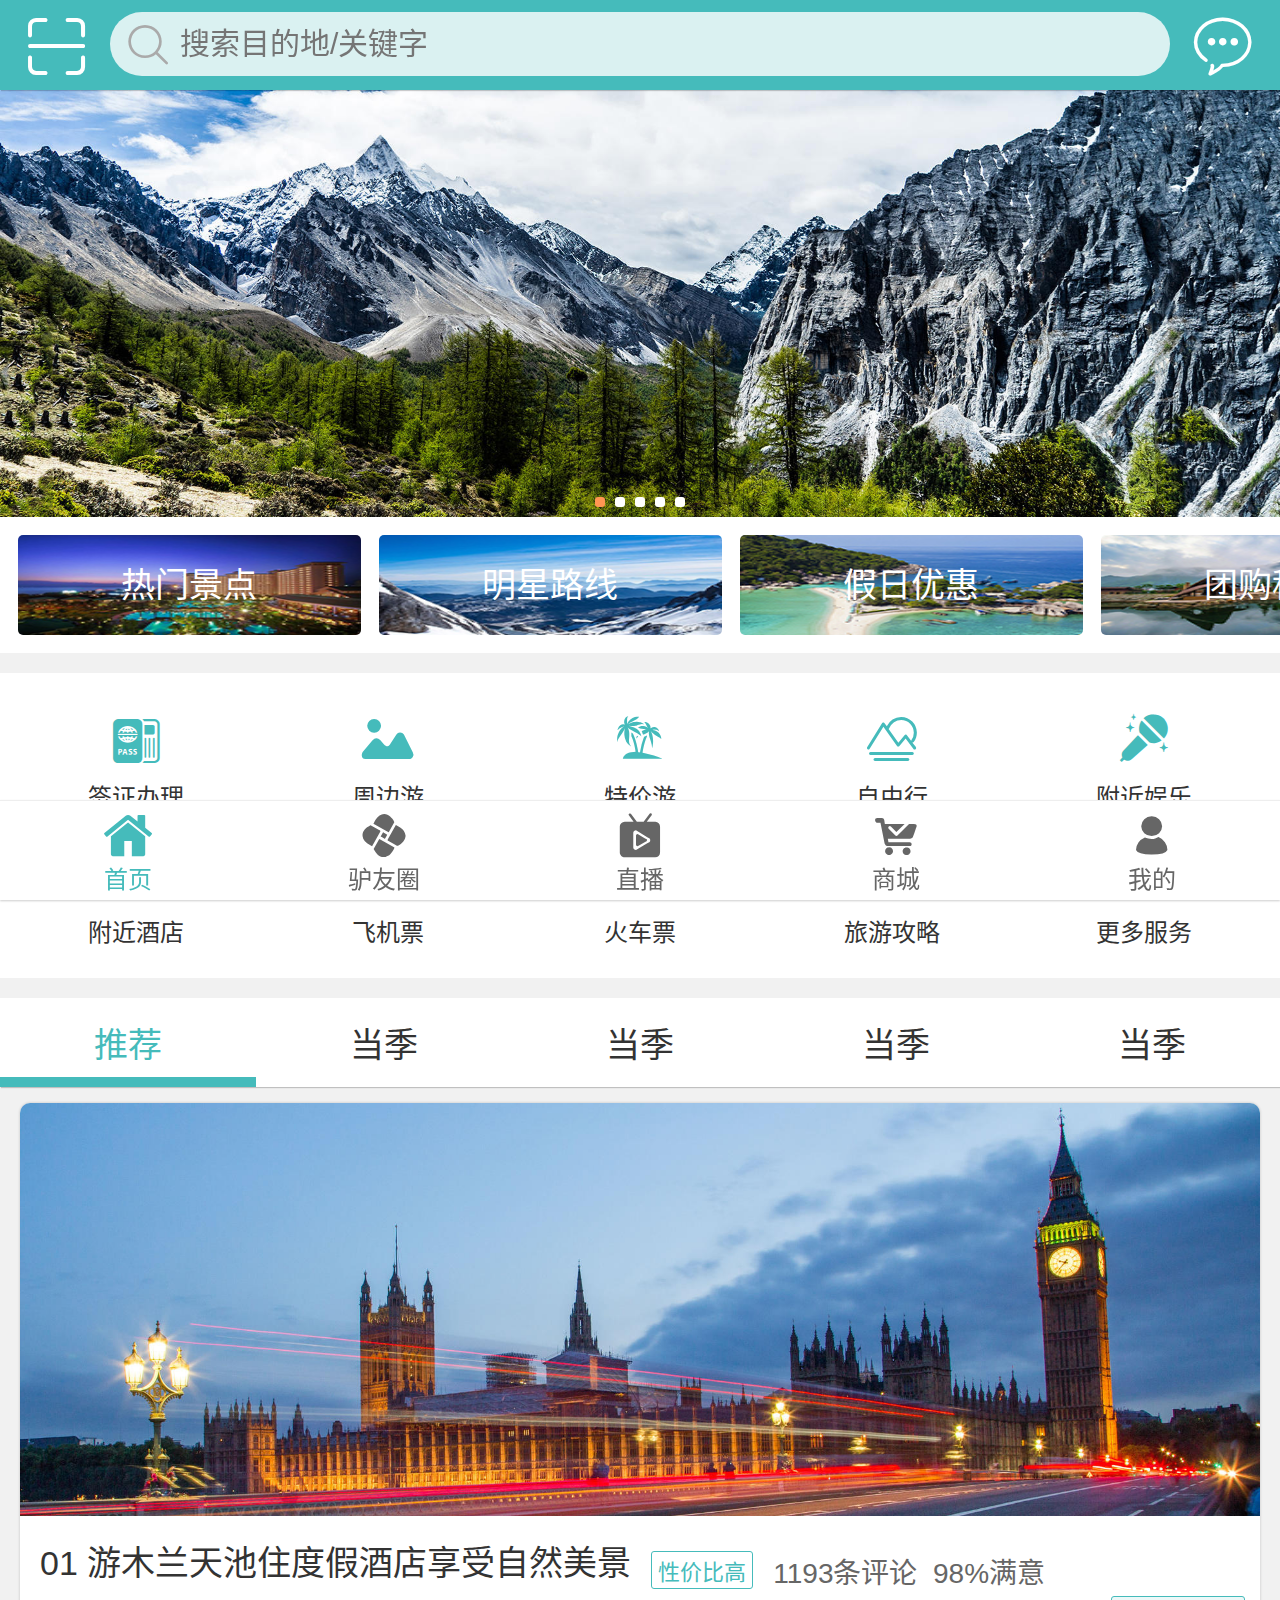
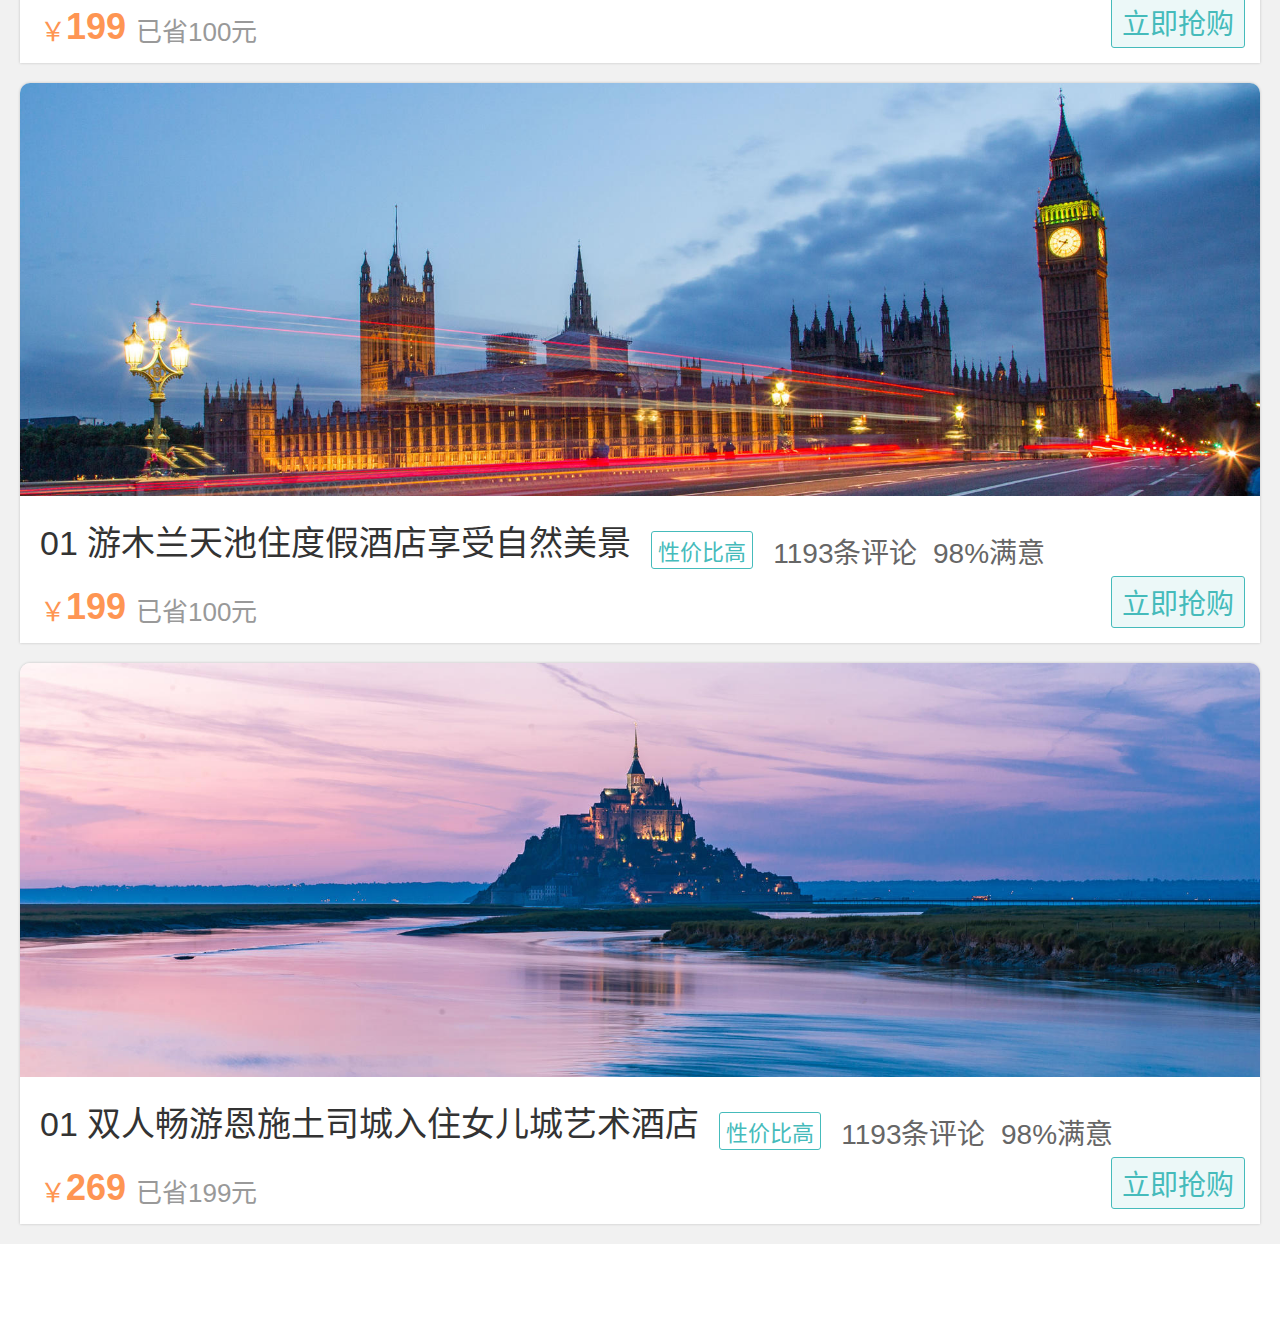
<file: tourism/index.html>
<!DOCTYPE html>
<html lang="zh-cn">

<head>
    <meta charset="UTF-8">
    <meta name="viewport" content="width=device-width, initial-scale=1, maximum-scale=1, user-scalable=no">
    <meta http-equiv="X-UA-Compatible" content="ie=edge">
    <title>旅游APP - 首页</title>
    <script>
        (function(doc, win) {
            var docEl = doc.documentElement,
                resizeEvt = 'orientationchange' in window ? 'orientationchange' : 'resize',
                recalc = function() {
                    var clientWidth = docEl.clientWidth;
                    if (!clientWidth) return;
                    if (clientWidth >= 750) {
                        docEl.style.fontSize = '100px';
                    } else {
                        docEl.style.fontSize = 100 * (clientWidth / 750) + 'px';
                    }
                };
            if (!doc.addEventListener) return;
            win.addEventListener(resizeEvt, recalc, false);
            doc.addEventListener('DOMContentLoaded', recalc, false);
        })(document, window);
    </script>
    <link rel="stylesheet" href="./font_418401_nfu6zvmq7plul3di/iconfont.css">
    <link rel="stylesheet" href="./css/swiper.min.css">
    <link rel="stylesheet" href="scripts/slidebars/0.9/slidebars.min.css">
    <link rel="stylesheet" href="./css/index.css">

</head>

<body id="top">

    <div class="box-header">
        <a href="" class="a-left">
            <i class="iconfont">&#xe673;</i>
        </a>
        <div class="header-search">
            <i class="iconfont">&#xe617;</i>
            <input style="color: #333" name="kword" type="text" placeholder="搜索目的地/关键字 " />
        </div>
        <a class="a-right">
            <i class="iconfont">&#xe60f;</i>
        </a>
    </div>
    <div class="box-footer">
        <a href="./index.html">
            <i class="iconfont" style="color: #45bbbb">&#xe68c;</i>
            <p style="color: #45bbbb">首页</p>
        </a>
        <a href="">
            <i class="iconfont">&#xe6a2;</i>
            <p>驴友圈</p>
        </a>
        <a href="./live.html">
            <i class="iconfont">&#xe824;</i>
            <p>直播</p>
        </a>
        <a href="">
            <i class="iconfont">&#xe66a;</i>
            <p>商城</p>
        </a>
        <a href="">
            <i class="iconfont">&#xe610;</i>
            <p>我的</p>
        </a>
    </div>

    <!-- ===========   content start  ============ -->
    <div id="content">
        <div class="banner swiper-container">
            <div class="swiper-wrapper">
                <div class="swiper-slide">
                    <a href="http://www.hao123.com">
                        <img class="swiper-lazy" src="./images/lunbotu_01.jpg">
                    </a>
                </div>
                <div class="swiper-slide">
                    <a href="http://www.baidu.com">
                        <img class="swiper-lazy" src="./images/lunbotu_02.jpg">
                    </a>
                </div>
                <div class="swiper-slide">
                    <a href="http://www.runoob.com/">
                        <img class="swiper-lazy" src="./images/lunbotu_03.jpg">
                    </a>
                </div>
                <div class="swiper-slide">
                    <a href="http://97ui.com/">
                        <img class="swiper-lazy" src="./images/lunbotu_04.jpg">
                    </a>
                </div>
                <div class="swiper-slide">
                    <a href="http://www.runoob.com/">
                        <img class="swiper-lazy" src="./images/lunbotu_05.jpg">
                    </a>
                </div>
            </div>
            <div class="swiper-pagination">
            </div>
        </div>

        <script type="text/javascript" src="js/jquery-1.8.3.min.js"></script>
        <script src="js/swiper.jquery.min.js"></script>
        <script type="text/javascript">
            var banner = new Swiper('.swiper-container', {
                autoplay: 5000,
                pagination: '.swiper-pagination',
                paginationClickable: true,
                lazyLoading: true,
                loop: true,
                autoplayDisableOnInteraction: false,
            });
        </script>

        <!-- Swiper -->
        <div class="swiper-container swiper-contant">
            <div class="swiper-wrapper">
                <a href="" class="swiper-slide nav-slide">
                    <span class="nav-img1">热门景点</span>
                </a>
                <a href="" class="swiper-slide nav-slide">
                    <span class="nav-img2">明星路线</span>
                </a>
                <a href="" class="swiper-slide nav-slide">
                    <span class="nav-img3">假日优惠</span>
                </a>
                <a href="" class="swiper-slide nav-slide">
                    <span class="nav-img4">团购秒杀</span>
                </a>
                <a href="" class="swiper-slide nav-slide">
                    <span class="nav-img5">私人订制</span>
                </a>
                <a href="" class="swiper-slide nav-slide">
                    <span class="nav-img6">旅游保险</span>
                </a>
            </div>
            <!-- Add Pagination -->
            <!-- <div class="swiper-pagination"></div> -->
        </div>

        <!-- Swiper JS -->
        <script src="./js/swiper.min.js"></script>

        <!-- Initialize Swiper -->
        <script>
            var swiper = new Swiper('.swiper-contant', {
                slidesPerView: 3.5,
                // spaceBetween: 10,
                freeMode: true,
                pagination: {
                    clickable: true,
                },
            });
        </script>


        <!-- ================  content  ===================-->

        <div class="content-icon">
            <div class="icon-box">
                <a href="" target="_blank">
                    <i class="iconfont icon-big1">&#xe632;</i>
                    <p>签证办理</p>
                </a>
                <a href="" target="_blank">
                    <i class="iconfont icon-big2">&#xe628;</i>
                    <p>周边游</p>
                </a>
                <a href="" target="_blank">
                    <i class="iconfont icon-big2">&#xe626;</i>
                    <p>特价游</p>
                </a>
                <a href="" target="_blank">
                    <i class="iconfont icon-big3">&#xe62b;</i>
                    <p>自由行</p>
                </a>
                <a href="" target="_blank">
                    <i class="iconfont">&#xe638;</i>
                    <p>附近娱乐</p>
                </a>
                <a href="" target="_blank">
                    <i class="iconfont">&#xe61f;</i>
                    <p>附近酒店</p>
                </a>
                <a href="" target="_blank">
                    <i class="iconfont icon-big2">&#xe625;</i>
                    <p>飞机票</p>
                </a>
                <a href="" target="_blank">
                    <i class="iconfont">&#xe624;</i>
                    <p>火车票</p>
                </a>
                <a href="" target="_blank">
                    <i class="iconfont  icon-big3">&#xe65b;</i>
                    <p>旅游攻略</p>
                </a>
                <a href="" target="_blank">
                    <i class="iconfont">&#xe73e;</i>
                    <p>更多服务</p>
                </a>
            </div>
        </div>

        <!-- ================================================== -->
        <div class="swiper-tab">

            <div class="swiper-container swipernav">
                <div class="swiper-wrapper">
                    <li class="swiper-slide selected">推荐</li>
                    <li class="swiper-slide">当季</li>
                    <li class="swiper-slide">当季</li>
                    <li class="swiper-slide">当季</li>
                    <li class="swiper-slide">当季</li>
                </div>
            </div>

            <div class="swiper-container swipercont">
                <div class="swiper-wrapper">
                    <!-- ===========   content - 01   ============== -->
                    <div class="swiper-slide slide-tab">
                        <a href="">
                            <img src="images/lunbotu_06.jpg" alt="">
                            <h3>01 游木兰天池住度假酒店享受自然美景</h3>
                            <p><span>性价比高</span>1193条评论&nbsp;&nbsp;98%满意</p>
                            <div class="yh-price">
                                <dt>￥</dt><span>199 </span>已省100元
                                <div class="yh-right">立即抢购</div>
                            </div>
                        </a>
                        <a href="">
                            <img src="images/lunbotu_06.jpg" alt="">
                            <h3>01 游木兰天池住度假酒店享受自然美景</h3>
                            <p><span>性价比高</span>1193条评论&nbsp;&nbsp;98%满意</p>
                            <div class="yh-price">
                                <dt>￥</dt><span>199 </span>已省100元
                                <div class="yh-right">立即抢购</div>
                            </div>
                        </a>
                        <a href="">
                            <img src="images/lunbotu_08.jpg" alt="">
                            <h3>01 双人畅游恩施土司城入住女儿城艺术酒店</h3>
                            <p><span>性价比高</span>1193条评论&nbsp;&nbsp;98%满意</p>
                            <div class="yh-price">
                                <dt>￥</dt><span>269 </span>已省199元
                                <div class="yh-right">立即抢购</div>
                            </div>
                        </a>
                    </div>
                    <!-- ===========   content - 02   ============== -->
                    <div class="swiper-slide slide-tab">
                        <a href="">
                            <img src="images/lunbotu_08.jpg" alt="">
                            <h3>02 双人畅游恩施土司城入住女儿城艺术酒店</h3>
                            <p><span>性价比高</span>1193条评论&nbsp;&nbsp;98%满意</p>
                            <div class="yh-price">
                                <dt>￥</dt><span>269 </span>已省199元
                                <div class="yh-right">立即抢购</div>
                            </div>
                        </a>
                        <a href="">
                            <img src="images/lunbotu_08.jpg" alt="">
                            <h3>02 双人畅游恩施土司城入住女儿城艺术酒店</h3>
                            <p><span>性价比高</span>1193条评论&nbsp;&nbsp;98%满意</p>
                            <div class="yh-price">
                                <dt>￥</dt><span>269 </span>已省199元
                                <div class="yh-right">立即抢购</div>
                            </div>
                        </a>
                        <a href="">
                            <img src="images/lunbotu_06.jpg" alt="">
                            <h3>02 游木兰天池住度假酒店享受自然美景</h3>
                            <p><span>性价比高</span>1193条评论&nbsp;&nbsp;98%满意</p>
                            <div class="yh-price">
                                <dt>￥</dt><span>199 </span>已省100元
                                <div class="yh-right">立即抢购</div>
                            </div>
                        </a>
                    </div>
                    <!-- ===========   content - 03   ============== -->
                    <div class="swiper-slide slide-tab">
                        <a href="">
                            <img src="images/lunbotu_06.jpg" alt="">
                            <h3>03 游木兰天池住度假酒店享受自然美景</h3>
                            <p><span>性价比高</span>1193条评论&nbsp;&nbsp;98%满意</p>
                            <div class="yh-price">
                                <dt>￥</dt><span>199 </span>已省100元
                                <div class="yh-right">立即抢购</div>
                            </div>
                        </a>
                        <a href="">
                            <img src="images/lunbotu_08.jpg" alt="">
                            <h3>03 双人畅游恩施土司城入住女儿城艺术酒店</h3>
                            <p><span>性价比高</span>1193条评论&nbsp;&nbsp;98%满意</p>
                            <div class="yh-price">
                                <dt>￥</dt><span>269 </span>已省199元
                                <div class="yh-right">立即抢购</div>
                            </div>
                        </a>
                        <a href="">
                            <img src="images/lunbotu_06.jpg" alt="">
                            <h3>03 游木兰天池住度假酒店享受自然美景</h3>
                            <p><span>性价比高</span>1193条评论&nbsp;&nbsp;98%满意</p>
                            <div class="yh-price">
                                <dt>￥</dt><span>199 </span>已省100元
                                <div class="yh-right">立即抢购</div>
                            </div>
                        </a>
                    </div>
                    <!-- ===========   content - 04   ============== -->
                    <div class="swiper-slide slide-tab">
                        <a href="">
                            <img src="images/lunbotu_06.jpg" alt="">
                            <h3>04 游木兰天池住度假酒店享受自然美景</h3>
                            <p><span>性价比高</span>1193条评论&nbsp;&nbsp;98%满意</p>
                            <div class="yh-price">
                                <dt>￥</dt><span>199 </span>已省100元
                                <div class="yh-right">立即抢购</div>
                            </div>
                        </a>
                        <a href="">
                            <img src="images/lunbotu_08.jpg" alt="">
                            <h3>04 双人畅游恩施土司城入住女儿城艺术酒店</h3>
                            <p><span>性价比高</span>1193条评论&nbsp;&nbsp;98%满意</p>
                            <div class="yh-price">
                                <dt>￥</dt><span>269 </span>已省199元
                                <div class="yh-right">立即抢购</div>
                            </div>
                        </a>
                        <a href="">
                            <img src="images/lunbotu_08.jpg" alt="">
                            <h3>04 双人畅游恩施土司城入住女儿城艺术酒店</h3>
                            <p><span>性价比高</span>1193条评论&nbsp;&nbsp;98%满意</p>
                            <div class="yh-price">
                                <dt>￥</dt><span>269 </span>已省199元
                                <div class="yh-right">立即抢购</div>
                            </div>
                        </a>
                        <a href="">
                            <img src="images/lunbotu_06.jpg" alt="">
                            <h3>04 游木兰天池住度假酒店享受自然美景</h3>
                            <p><span>性价比高</span>1193条评论&nbsp;&nbsp;98%满意</p>
                            <div class="yh-price">
                                <dt>￥</dt><span>199 </span>已省100元
                                <div class="yh-right">立即抢购</div>
                            </div>
                        </a>
                    </div>
                    <!-- ===========   content - 05   ============== -->
                    <div class="swiper-slide slide-tab">
                        <a href="">
                            <img src="images/lunbotu_06.jpg" alt="">
                            <h3>05 游木兰天池住度假酒店享受自然美景</h3>
                            <p><span>性价比高</span>1193条评论&nbsp;&nbsp;98%满意</p>
                            <div class="yh-price">
                                <dt>￥</dt><span>199 </span>已省100元
                                <div class="yh-right">立即抢购</div>
                            </div>
                        </a>
                        <a href="">
                            <img src="images/lunbotu_06.jpg" alt="">
                            <h3>05 游木兰天池住度假酒店享受自然美景</h3>
                            <p><span>性价比高</span>1193条评论&nbsp;&nbsp;98%满意</p>
                            <div class="yh-price">
                                <dt>￥</dt><span>199 </span>已省100元
                                <div class="yh-right">立即抢购</div>
                            </div>
                        </a>
                        <a href="">
                            <img src="images/lunbotu_08.jpg" alt="">
                            <h3>05 双人畅游恩施土司城入住女儿城艺术酒店</h3>
                            <p><span>性价比高</span>1193条评论&nbsp;&nbsp;98%满意</p>
                            <div class="yh-price">
                                <dt>￥</dt><span>269 </span>已省199元
                                <div class="yh-right">立即抢购</div>
                            </div>
                        </a>
                        <a href="">
                            <img src="images/lunbotu_06.jpg" alt="">
                            <h3>05 游木兰天池住度假酒店享受自然美景</h3>
                            <p><span>性价比高</span>1193条评论&nbsp;&nbsp;98%满意</p>
                            <div class="yh-price">
                                <dt>￥</dt><span>199 </span>已省100元
                                <div class="yh-right">立即抢购</div>
                            </div>
                        </a>
                    </div>
                    <!-- ============================================== -->
                </div>
            </div>
        </div>

        <!-- ============================================== -->
        <script src="./js/jquery.min.js"></script>
        <script type="text/javascript" src="./js/swiper.min.js"></script>
        <script>
            $(function() {
                function setCurrentSlide(ele, index) {
                    $(".swipernav .swiper-slide").removeClass("selected");
                    ele.addClass("selected");
                    //swipernav.initialSlide=index;
                }
                var swipernav = new Swiper('.swipernav', {
                    //设置slider容器能够同时显示的slides数量(carousel模式)。
                    //可以设置为number或者 'auto'则自动根据slides的宽度来设定数量。
                    //loop模式下如果设置为'auto'还需要设置另外一个参数loopedSlides。
                    slidesPerView: 5,
                    paginationClickable: true,
                    //此参数设置为true时，点击分页器的指示点分页器会控制Swiper切换。
                    spaceBetween: 0,
                    //slide之间的距离（单位px）。
                    freeMode: false,
                    //默认为false，普通模式：slide滑动时只滑动一格，并自动贴合wrapper，设置为true则变为free模式，slide会根据惯性滑动且不会贴合。
                    loop: false, //是否可循环
                    onTab: function(swiper) {
                        var n = swipernav.clickedIndex;
                    }
                });
                swipernav.slides.each(function(index, val) {
                    var ele = $(this);
                    ele.on("click", function() {
                        setCurrentSlide(ele, index);
                        swipercont.slideTo(index, 500, false);
                        //mySwiper.initialSlide=index;
                    });
                });

                var swipercont = new Swiper('.swipercont', {
                    //freeModeSticky  设置为true 滑动会自动贴合  
                    direction: 'horizontal',
                    //Slides的滑动方向，可设置水平(horizontal)或垂直(vertical)。
                    loop: false,
                    //effect : 'fade',//淡入
                    //effect : 'cube',//方块
                    //effect : 'coverflow',//3D流
                    //effect : 'flip',//3D翻转
                    autoHeight: true,
                    //自动高度。设置为true时，wrapper和container会随着当前slide的高度而发生变化。
                    onSlideChangeEnd: function(swiper) {
                        //回调函数，swiper从一个slide过渡到另一个slide结束时执行。
                        var n = swiper.activeIndex;
                        setCurrentSlide($(".swipernav .swiper-slide").eq(n), n);
                        swipernav.slideTo(n, 500, false);
                    }
                });
            });
        </script>
        <!-- ===================================================== -->






















        <!-- ===========   content end  ============ -->
    </div>

    <!-- ================================================== -->

    <script type="text/javascript" src="./js/jquery-1.7.2.min.js"></script>
    <script type="text/javascript" src="./js/posfixed.js"></script>
    <script>
        $(function() {
            $('.swipernav').posfixed({
                distance: "0.9",
                direction: 'top',
                type: 'while',
                hide: false,
            });
        });
    </script>
</body>

</html>
</file>
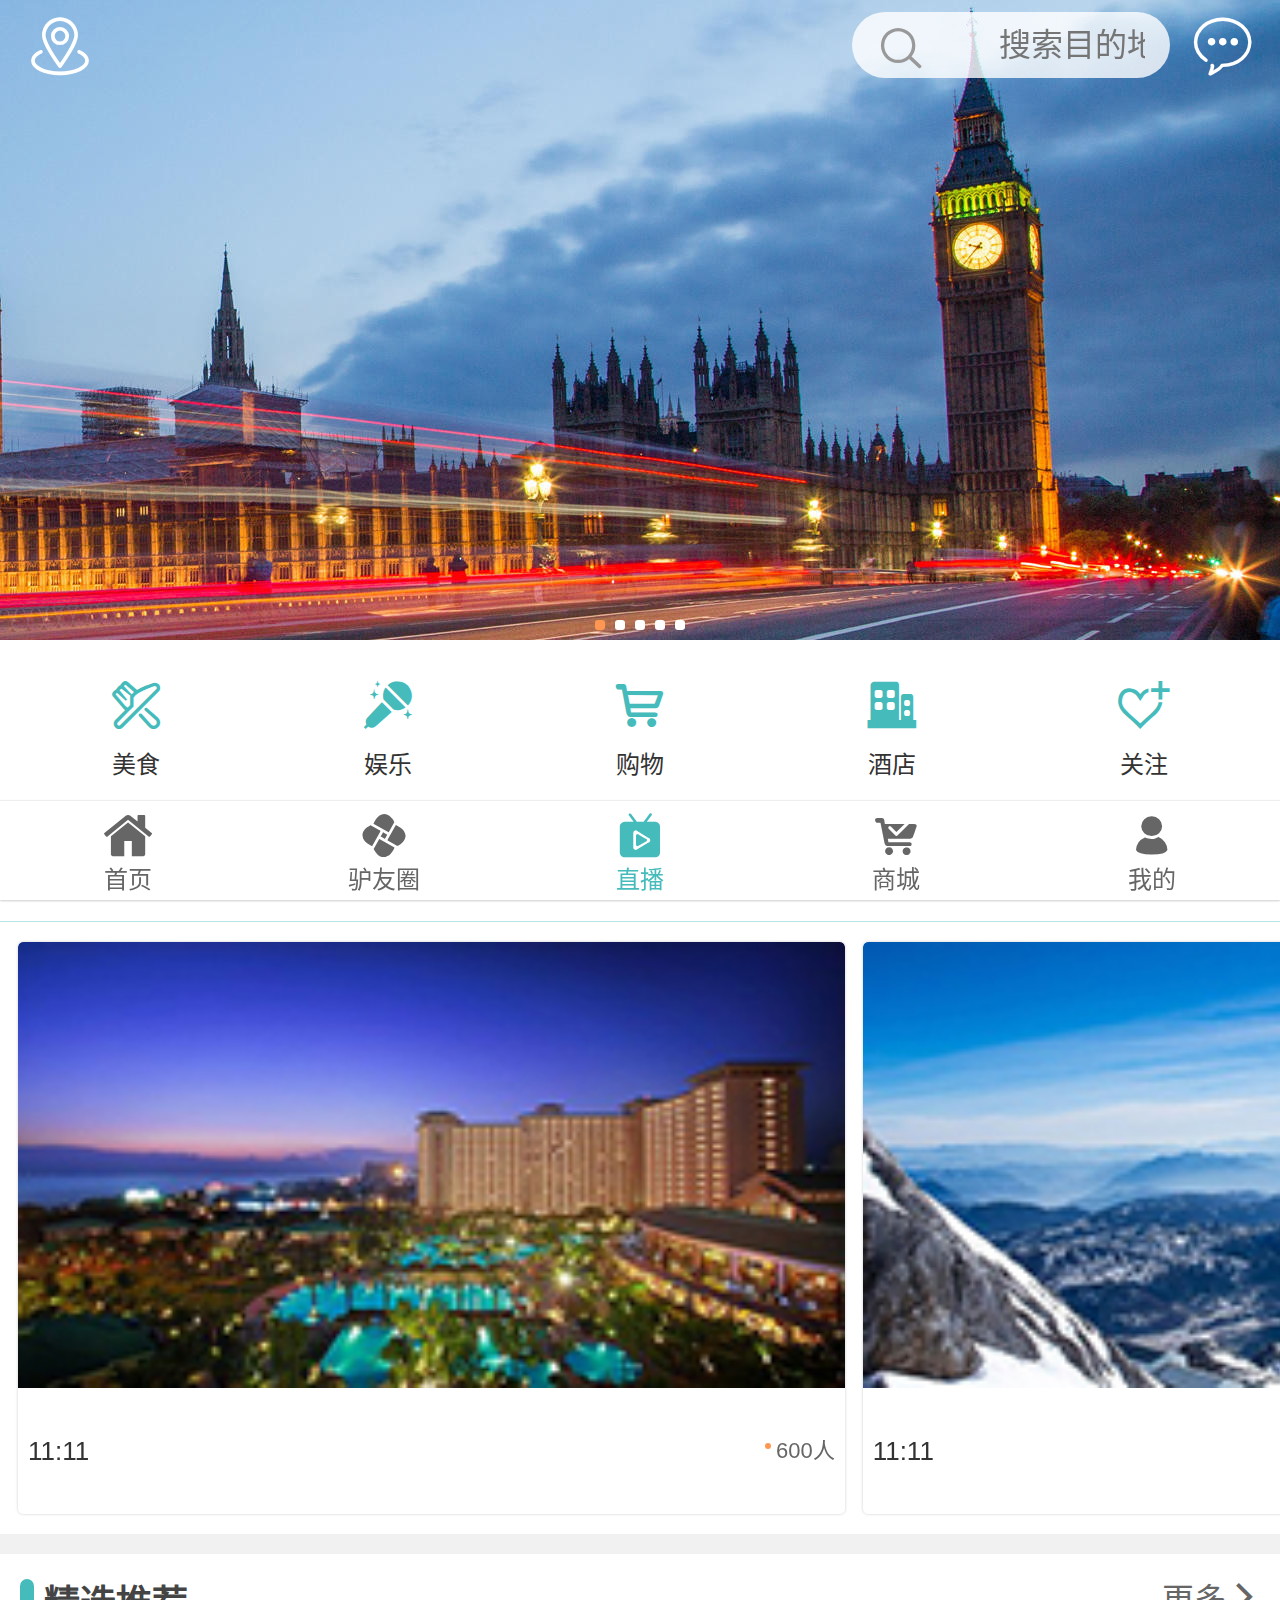
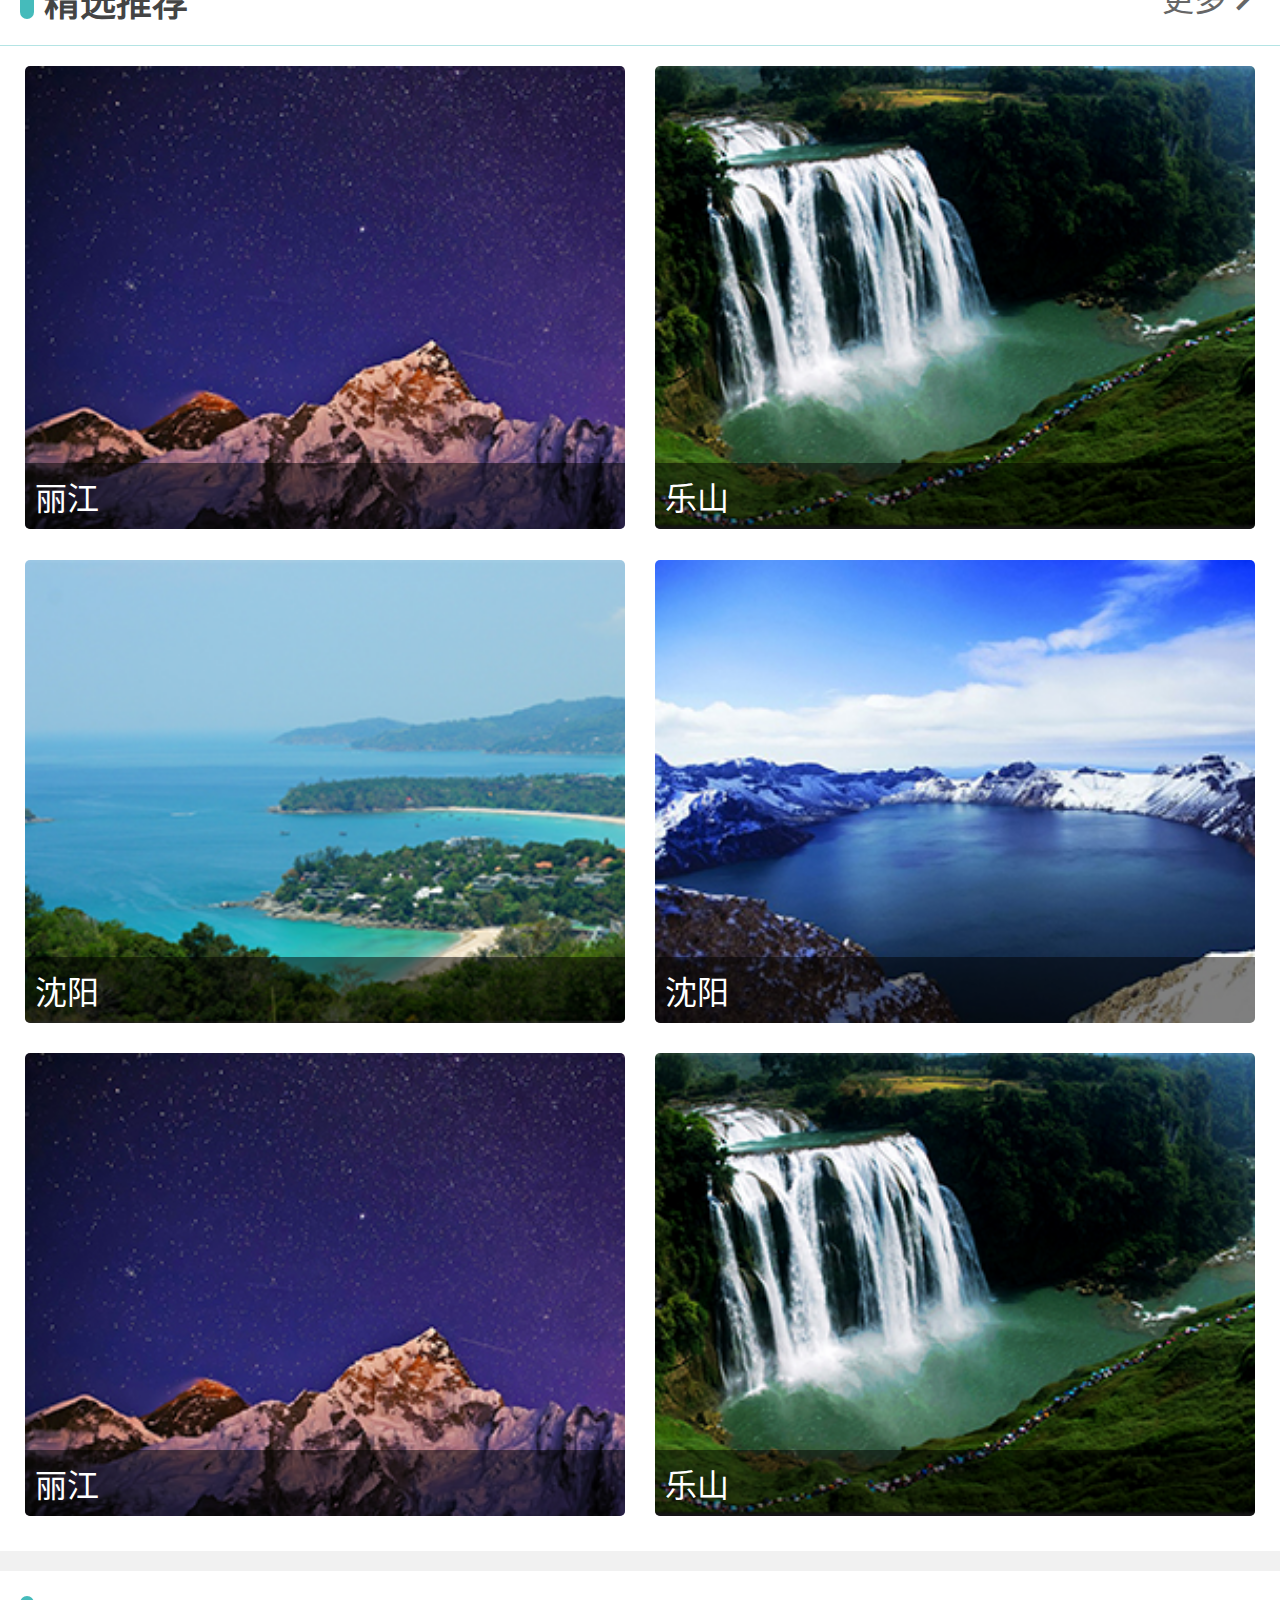
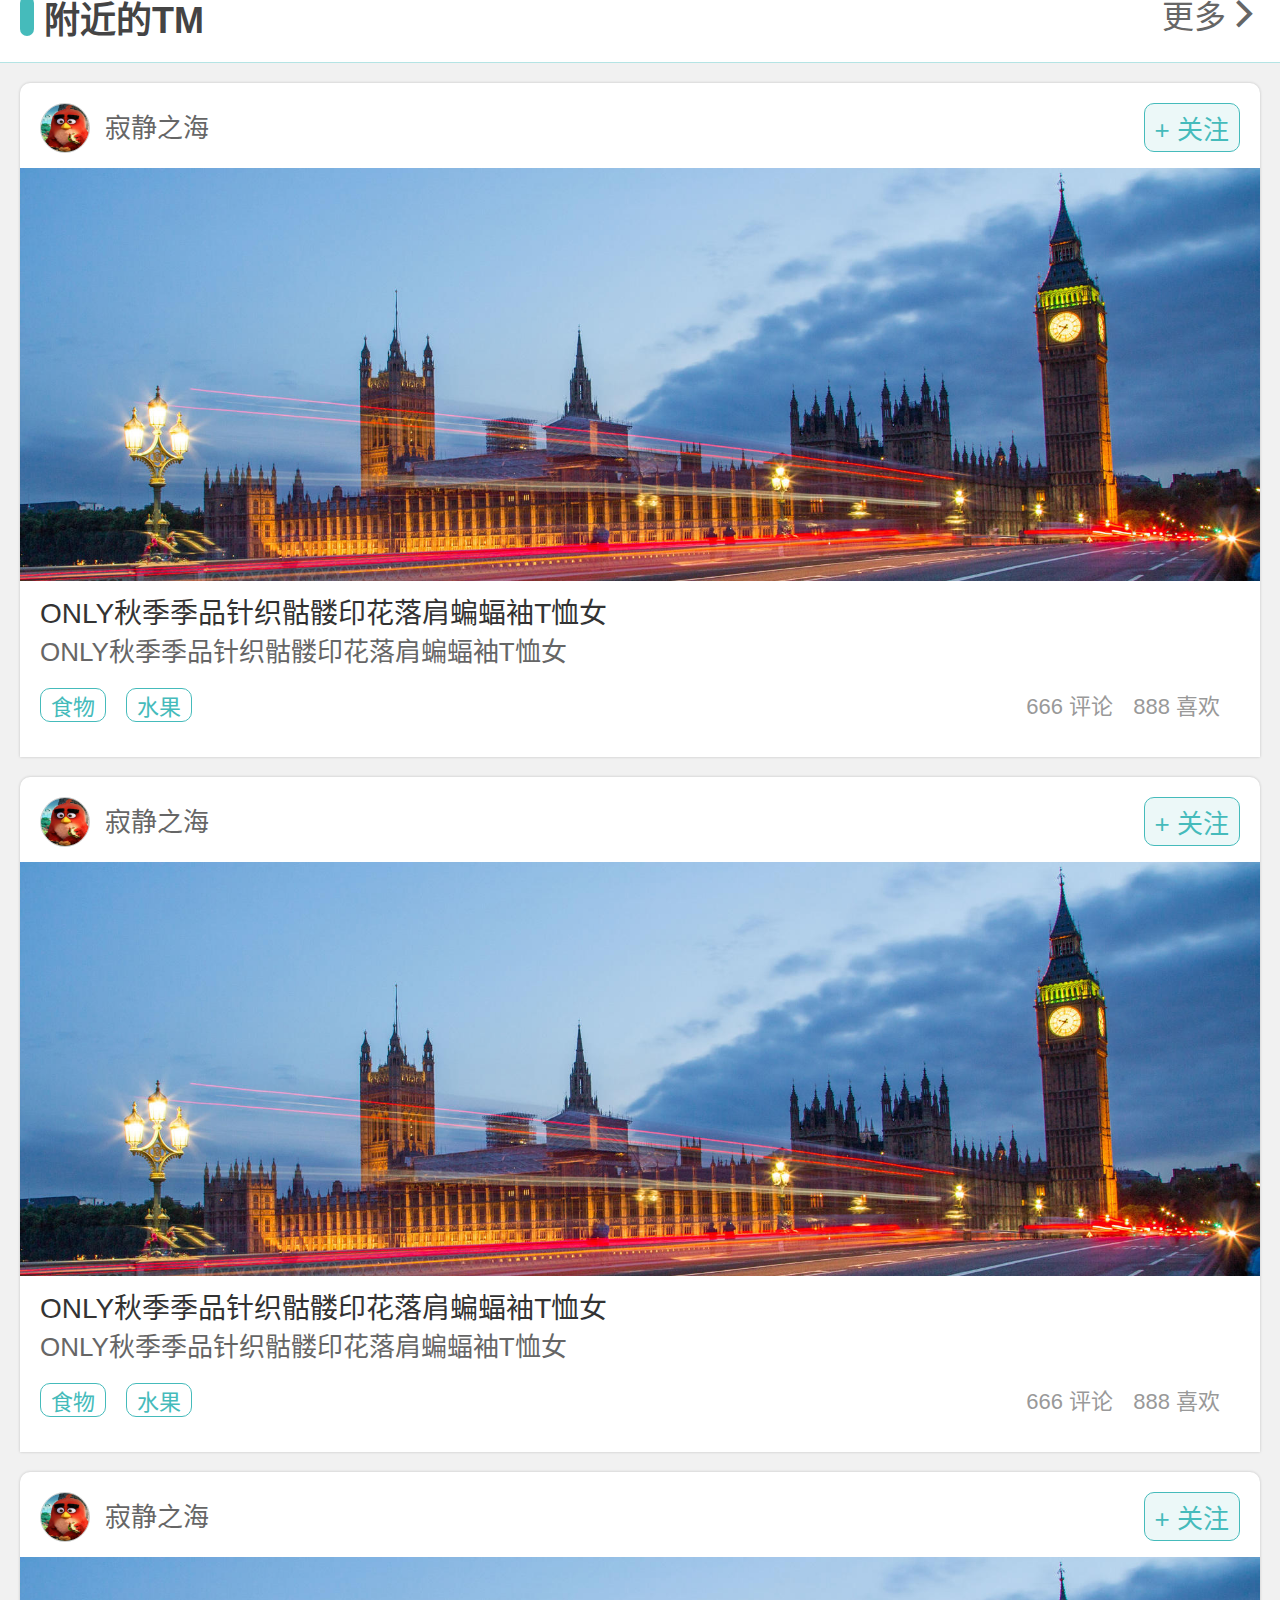
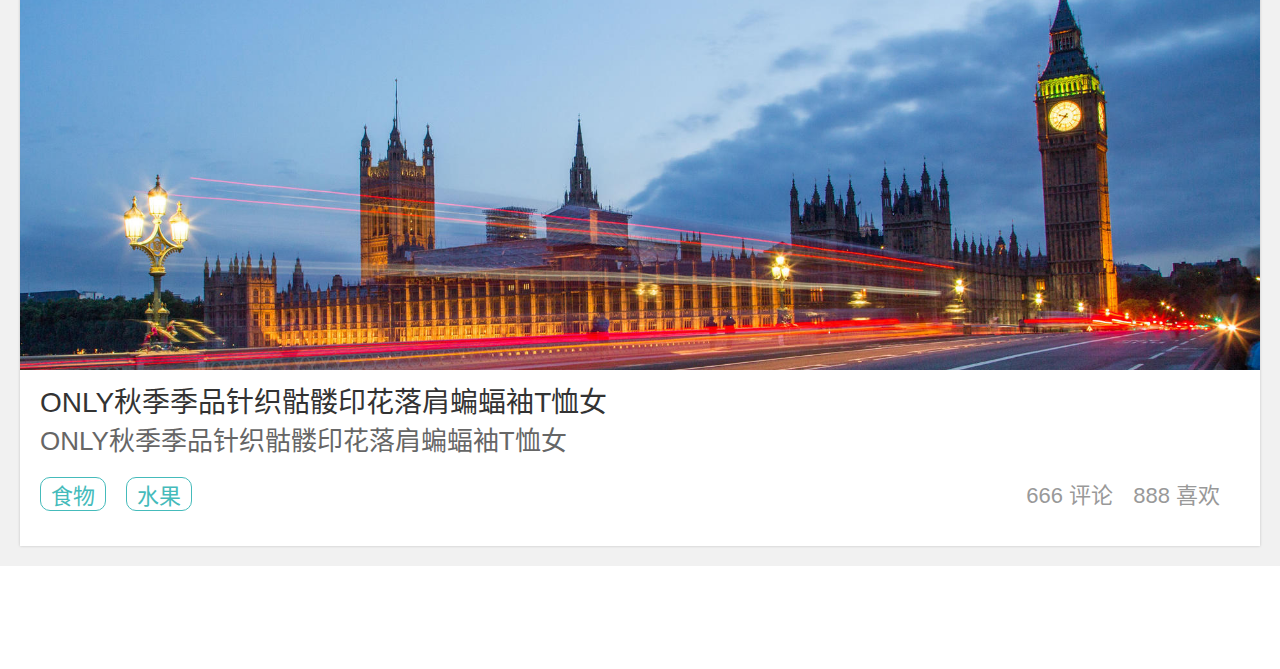
<file: tourism/live.html>
<!DOCTYPE html>
<html lang="zh-cn">

<head>
    <meta charset="UTF-8">
    <meta name="viewport" content="width=device-width, initial-scale=1, maximum-scale=1, user-scalable=no">
    <meta http-equiv="X-UA-Compatible" content="ie=edge">
    <title>旅游APP - 直播</title>
    <script>
        (function(doc, win) {
            var docEl = doc.documentElement,
                resizeEvt = 'orientationchange' in window ? 'orientationchange' : 'resize',
                recalc = function() {
                    var clientWidth = docEl.clientWidth;
                    if (!clientWidth) return;
                    if (clientWidth >= 750) {
                        docEl.style.fontSize = '100px';
                    } else {
                        docEl.style.fontSize = 100 * (clientWidth / 750) + 'px';
                    }
                };
            if (!doc.addEventListener) return;
            win.addEventListener(resizeEvt, recalc, false);
            doc.addEventListener('DOMContentLoaded', recalc, false);
        })(document, window);
    </script>
    <link rel="stylesheet" href="./font_418401_nfu6zvmq7plul3di/iconfont.css">
    <link rel="stylesheet" href="./css/swiper.min.css">

    <link rel="stylesheet" href="./css/live.css">

</head>



<div class="box-header">
    <a href="" class="a-left">
        <i class="iconfont" style="margin: 0.1rem auto;font-size: 0.66rem;">&#xe61a;</i>
    </a>
    <div class="head-input">
        <i class="iconfont" style="right: 28%;">&#xe61e;</i>
        <input type="text" name="kword" placeholder="搜索目的地/关键字" style="width: 30%; 
        background: rgb(255, 255, 255, 0.8); text-indent: 50%;
        font-size: 0.32rem; color: #333;">
    </div>
    <a class="a-right">
        <i class="iconfont">&#xe60f;</i>
    </a>
</div>

<div class="box-footer">
    <a href="./index.html">
        <i class="iconfont">&#xe68c;</i>
        <p>首页</p>
    </a>
    <a href="">
        <i class="iconfont">&#xe6a2;</i>
        <p>驴友圈</p>
    </a>
    <a href="./live.html">
        <i class="iconfont" style="color: #45bbbb">&#xe824;</i>
        <p style="color: #45bbbb">直播</p>
    </a>
    <a href="">
        <i class="iconfont">&#xe66a;</i>
        <p>商城</p>
    </a>
    <a href="">
        <i class="iconfont">&#xe610;</i>
        <p>我的</p>
    </a>
</div>

<!-- content -->
<div id="content">
    <div class="banner swiper-container">
        <div class="swiper-wrapper">
            <div class="swiper-slide">
                <a href="http://www.hao123.com">
                    <img class="swiper-lazy" src="./images/ban-img_01.jpg">
                </a>
            </div>
            <div class="swiper-slide">
                <a href="http://www.baidu.com">
                    <img class="swiper-lazy" src="./images/ban-img_02.jpg">
                </a>
            </div>
            <div class="swiper-slide">
                <a href="http://www.runoob.com/">
                    <img class="swiper-lazy" src="./images/ban-img_03.jpg">
                </a>
            </div>
            <div class="swiper-slide">
                <a href="http://97ui.com/">
                    <img class="swiper-lazy" src="./images/ban-img_04.jpg">
                </a>
            </div>
            <div class="swiper-slide">
                <a href="http://www.runoob.com/">
                    <img class="swiper-lazy" src="./images/ban-img_05.jpg">
                </a>
            </div>
        </div>
        <div class="swiper-pagination">
        </div>
    </div>

    <script type="text/javascript" src="js/jquery-1.8.3.min.js"></script>
    <script src="js/swiper.jquery.min.js"></script>
    <script type="text/javascript">
        var banner = new Swiper('.swiper-container', {
            autoplay: 5000,
            pagination: '.swiper-pagination',
            paginationClickable: true,
            lazyLoading: true,
            loop: true,
            autoplayDisableOnInteraction: false,
        });
    </script>
    <!-- ============================================= -->


    <div class="content-icon">
        <div class="icon-box">
            <a href="" target="_blank">
                <i class="iconfont icon-big1">&#xe659;</i>
                <p>美食</p>
            </a>
            <a href="" target="_blank">
                <i class="iconfont icon-big2">&#xe638;</i>
                <p>娱乐</p>
            </a>
            <a href="" target="_blank">
                <i class="iconfont icon-big2">&#xe60a;</i>
                <p>购物</p>
            </a>
            <a href="" target="_blank">
                <i class="iconfont icon-big3">&#xe61f;</i>
                <p>酒店</p>
            </a>
            <a href="" target="_blank">
                <i class="iconfont">&#xe665;</i>
                <p>关注</p>
            </a>
        </div>
    </div>

    <!-- ============================================ -->
    <div class="title">
        <h3><span></span>今日活动
            <i class="iconfont">&#xe612;</i>
            <a href="" class="title-more">更多</a>
        </h3>
    </div>
    <div class="swiper-container swiper-contant">
        <div class="swiper-wrapper">
            <a href="" class="swiper-slide nav-slide">
                <li>
                    <img src="./images/w700_h0--001.jpg" alt="">
                    <div>
                        <dd>11:11</dd>
                        <dt class="online"><span></span>600人</dt>
                    </div>
                </li>
            </a>
            <a href="" class="swiper-slide nav-slide">
                <li>
                    <img src="./images/w700_h0--002.jpg" alt="">
                    <div>
                        <dd>11:11</dd>
                        <dt class="online"><span></span>600人</dt>
                    </div>
                </li>
            </a>
            <a href="" class="swiper-slide nav-slide">
                <li>
                    <img src="./images/w700_h0--001.jpg" alt="">
                    <div>
                        <dd>11:11</dd>
                        <dt class="online"><span></span>600人</dt>
                    </div>
                </li>
            </a>
            <a href="" class="swiper-slide nav-slide">
                <li>
                    <img src="./images/w700_h0--002.jpg" alt="">
                    <div>
                        <dd>11:11</dd>
                        <dt class="online"><span></span>600人</dt>
                    </div>
                </li>
            </a>
            <a href="" class="swiper-slide nav-slide">
                <li>
                    <img src="./images/w700_h0--001.jpg" alt="">
                    <div>
                        <dd>11:11</dd>
                        <dt class="online"><span></span>600人</dt>
                    </div>
                </li>
            </a>
            <a href="" class="swiper-slide nav-slide">
                <li>
                    <img src="./images/w700_h0--002.jpg" alt="">
                    <div>
                        <dd>11:11</dd>
                        <dt class="online"><span></span>600人</dt>
                    </div>
                </li>
            </a>
        </div>
    </div>

    <!-- Swiper JS -->
    <script src="./js/swiper.min.js"></script>

    <!-- Initialize Swiper -->
    <script>
        var swiper = new Swiper('.swiper-contant', {
            slidesPerView: 1.5,
            // spaceBetween: 10,
            freeMode: true,
            pagination: {
                clickable: true,
            },
        });
    </script>

    <!-- ==============================================-->

    <div class="title">
        <h3><span></span>精选推荐
            <i class="iconfont">&#xe612;</i>
            <a href="" class="title-more">更多</a>
        </h3>
    </div>
    <div class="content-tj">
        <a href="">
            <img src="images/B--002.png" alt="">
            <span>丽江</span>
        </a>
        <a href="">
            <img src="images/B--004.png" alt="">
            <span>乐山</span>
        </a>
        <a href="">
            <img src="images/B--005.png" alt="">
            <span>沈阳</span>
        </a>
        <a href="">
            <img src="images/B--006.png" alt="">
            <span>沈阳</span>
        </a>
        <a href="">
            <img src="images/B--002.png" alt="">
            <span>丽江</span>
        </a>
        <a href="">
            <img src="images/B--004.png" alt="">
            <span>乐山</span>
        </a>
    </div>

    <!-- ============================================ -->

    <div class="title">
        <h3><span></span>附近的TM
            <i class="iconfont">&#xe612;</i>
            <a href="" class="title-more">更多</a>
        </h3>
    </div>

    <div class="content-tm">
        <a href="">
            <div class="head">
                <img class="img1" src="images/icon.jpg" alt="">
                <span>寂静之海</span>
                <button>+ 关注</button>
            </div>
            <img class="img2" src="images/lunbotu_06.jpg" alt="">
            <h3>ONLY秋季季品针织骷髅印花落肩蝙蝠袖T恤女</h3>
            <p>ONLY秋季季品针织骷髅印花落肩蝙蝠袖T恤女</p>
            <div class="foot">
                <span>食物</span>
                <span>水果</span>
                <div class="foot-right">
                    <span>666 评论</span>
                    <span>888 喜欢</span>
                </div>
            </div>
        </a>
        <a href="">
            <div class="head">
                <img class="img1" src="images/icon.jpg" alt="">
                <span>寂静之海</span>
                <button>+ 关注</button>
            </div>
            <img class="img2" src="images/lunbotu_06.jpg" alt="">
            <h3>ONLY秋季季品针织骷髅印花落肩蝙蝠袖T恤女</h3>
            <p>ONLY秋季季品针织骷髅印花落肩蝙蝠袖T恤女</p>
            <div class="foot">
                <span>食物</span>
                <span>水果</span>
                <div class="foot-right">
                    <span>666 评论</span>
                    <span>888 喜欢</span>
                </div>
            </div>
        </a>
        <a href="">
            <div class="head">
                <img class="img1" src="images/icon.jpg" alt="">
                <span>寂静之海</span>
                <button>+ 关注</button>
            </div>
            <img class="img2" src="images/lunbotu_06.jpg" alt="">
            <h3>ONLY秋季季品针织骷髅印花落肩蝙蝠袖T恤女</h3>
            <p>ONLY秋季季品针织骷髅印花落肩蝙蝠袖T恤女</p>
            <div class="foot">
                <span>食物</span>
                <span>水果</span>
                <div class="foot-right">
                    <span>666 评论</span>
                    <span>888 喜欢</span>
                </div>
            </div>
        </a>

    </div>












    <!-- ============================================== -->

    <script>
        $(document).scroll(function() {
            var top = $(document).scrollTop();
            if (top < 120) {
                var a = top / 20
                var b = Math.ceil(a)
                console.log(1);
                switch (b) {
                    case 1:
                        $(".box-header").css({
                            background: "rgba(69, 187, 187, 0)",
                        })
                        break;
                    case 2:
                        $(".box-header").css({
                            background: "rgba(69, 187, 187, 0.2)",
                        })
                        break;
                    case 3:
                        $(".box-header").css({
                            background: "rgba(69, 187, 187, 0.4)",
                        })
                        break;
                    case 4:
                        $(".box-header").css({
                            background: "rgba(69, 187, 187, 0.6)",
                        })
                        break;
                    case 5:
                        $(".box-header").css({
                            background: "rgba(69, 187, 187, 0.8)",
                        })
                        break;
                    case 6:
                        $(".box-header").css({
                            background: "rgba(69, 187, 187, 1)",
                            mozBoxShadow: "1px 1px 1px rgba(0, 0, 0, .2)",
                            boxShadow: "1px 1px 1px rgba(0, 0, 0, .2)",
                        })
                        $(".head-input input").css({
                            width: "100%",
                            textIndent: "14%",
                        })
                        $(".head-input i").css({
                            right: "77%",
                        })
                        break;

                    default:
                        $(".box-header").css({
                            background: "rgba(69, 187, 187, 0)",
                            mozBoxShadow: "0 0 0",
                            boxShadow: "0 0 0"
                        })
                        $(".head-input input").css({
                            width: "30%",
                            textIndent: "50%",
                        })
                        $(".head-input i").css({
                            right: "28%"
                        })

                }
            }
            if (top > 120) {
                $(".box-header").css({
                    background: "rgba(69, 187, 187, 1)",
                    mozBoxShadow: "1px 1px 1px rgba(0, 0, 0, .2)",
                    boxShadow: "1px 1px 1px rgba(0, 0, 0, .2)",
                })
                $(".head-input input").css({
                    width: "100%",
                    textIndent: "14%",
                })
                $(".head-input i").css({
                    right: "77%",
                })
            }

        })
    </script>

    </body>

</html>
</file>
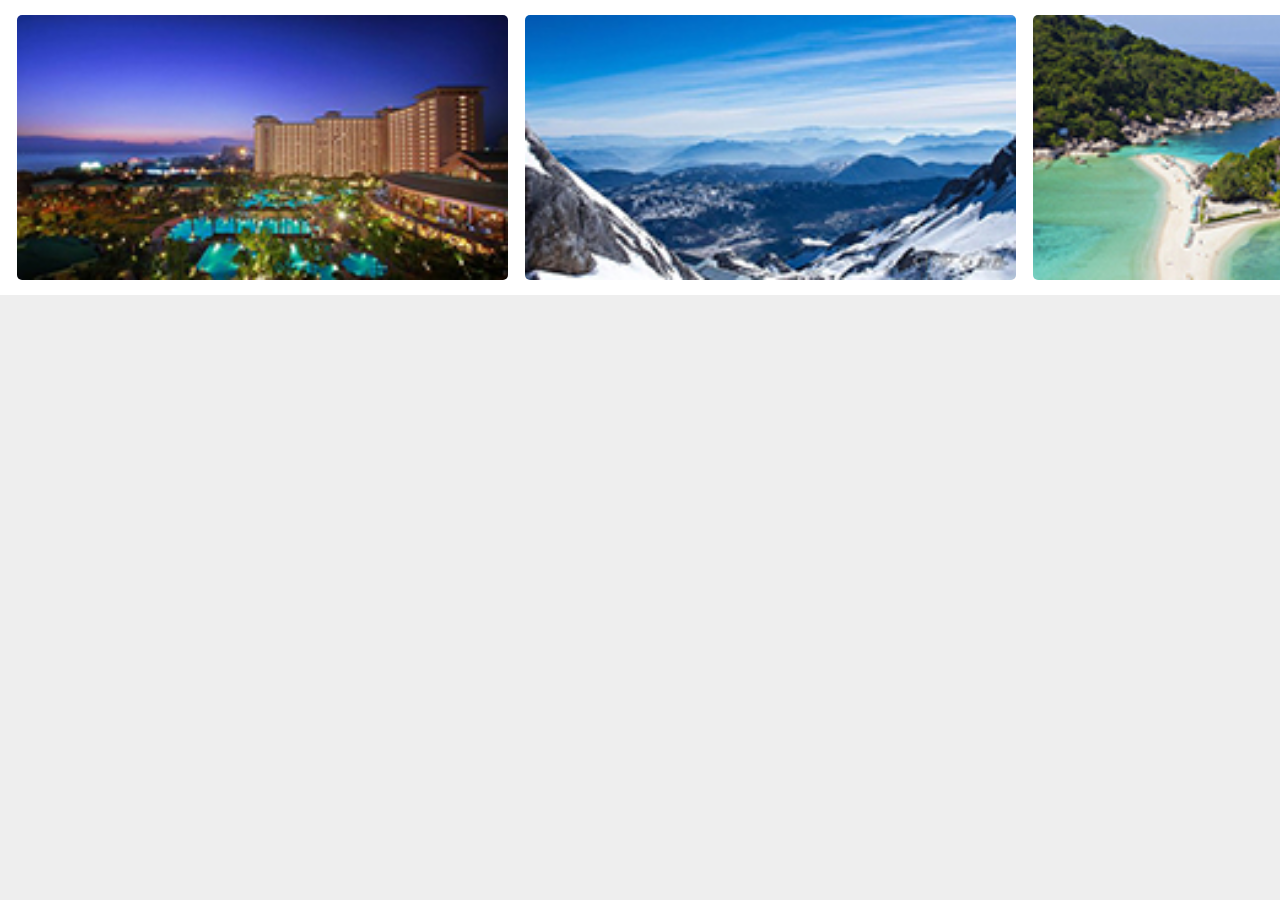
<file: tourism/nav-slide2.html>
<!DOCTYPE html>
<html lang="en">

<head>
    <meta charset="utf-8">
    <title>Swiper demo</title>
    <meta name="viewport" content="width=device-width, initial-scale=1, minimum-scale=1, maximum-scale=1">
    <script>
        (function(doc, win) {
            var docEl = doc.documentElement,
                resizeEvt = 'orientationchange' in window ? 'orientationchange' : 'resize',
                recalc = function() {
                    var clientWidth = docEl.clientWidth;
                    if (!clientWidth) return;
                    if (clientWidth >= 750) {
                        docEl.style.fontSize = '100px';
                    } else {
                        docEl.style.fontSize = 100 * (clientWidth / 750) + 'px';
                    }
                };
            if (!doc.addEventListener) return;
            win.addEventListener(resizeEvt, recalc, false);
            doc.addEventListener('DOMContentLoaded', recalc, false);
        })(document, window);
    </script>
    <!-- Link Swiper's CSS -->
    <link rel="stylesheet" href="./css/swiper.min.css">

    <!-- Demo styles -->
    <style>
        html,
        body {
            position: relative;
            height: 100%;
        }
        
        body {
            background: #eee;
            font-family: Helvetica Neue, Helvetica, Arial, sans-serif;
            font-size: 14px;
            color: #000;
            margin: 0;
            padding: 0;
        }
        
        .swiper-container {
            width: 100%;
            background: #fff;
            overflow: hidden;
            padding: 0 0.1rem;
            box-sizing: border-box;
        }
        
        .swiper-slide {
            width: 100%;
            padding: 0.15rem 0.1rem;
            box-sizing: border-box;
            background: #fff;
            float: left;
            overflow: hidden;
            margin-left: -0.03rem; 
        }
        
        .swiper-slide img {
            width: 100%;
            display: block;
            border-radius: 5px;
        }
    </style>
</head>

<body>
    <!-- Swiper -->
    <div class="swiper-container">
        <div class="swiper-wrapper">
            <div class="swiper-slide"><img src="images/w700_h0--001.jpg" alt=""></div>
            <div class="swiper-slide"><img src="images/w700_h0--002.jpg" alt=""></div>
            <div class="swiper-slide"><img src="images/w700_h0--003.jpg" alt=""></div>
            <div class="swiper-slide"><img src="images/w700_h0--004.jpg" alt=""></div>
            <div class="swiper-slide"><img src="images/w700_h0--005.jpg" alt=""></div>
        </div>
        <!-- Add Pagination -->
        <!-- <div class="swiper-pagination"></div> -->
    </div>

    <!-- Swiper JS -->
    <script src="./js/swiper.min.js"></script>

    <!-- Initialize Swiper -->
    <script>
        var swiper = new Swiper('.swiper-container', {
            slidesPerView: 2.5,
            // spaceBetween: 10,
            freeMode: true,
            pagination: {
                clickable: true,
            },
        });
    </script>
</body>

</html>
</file>
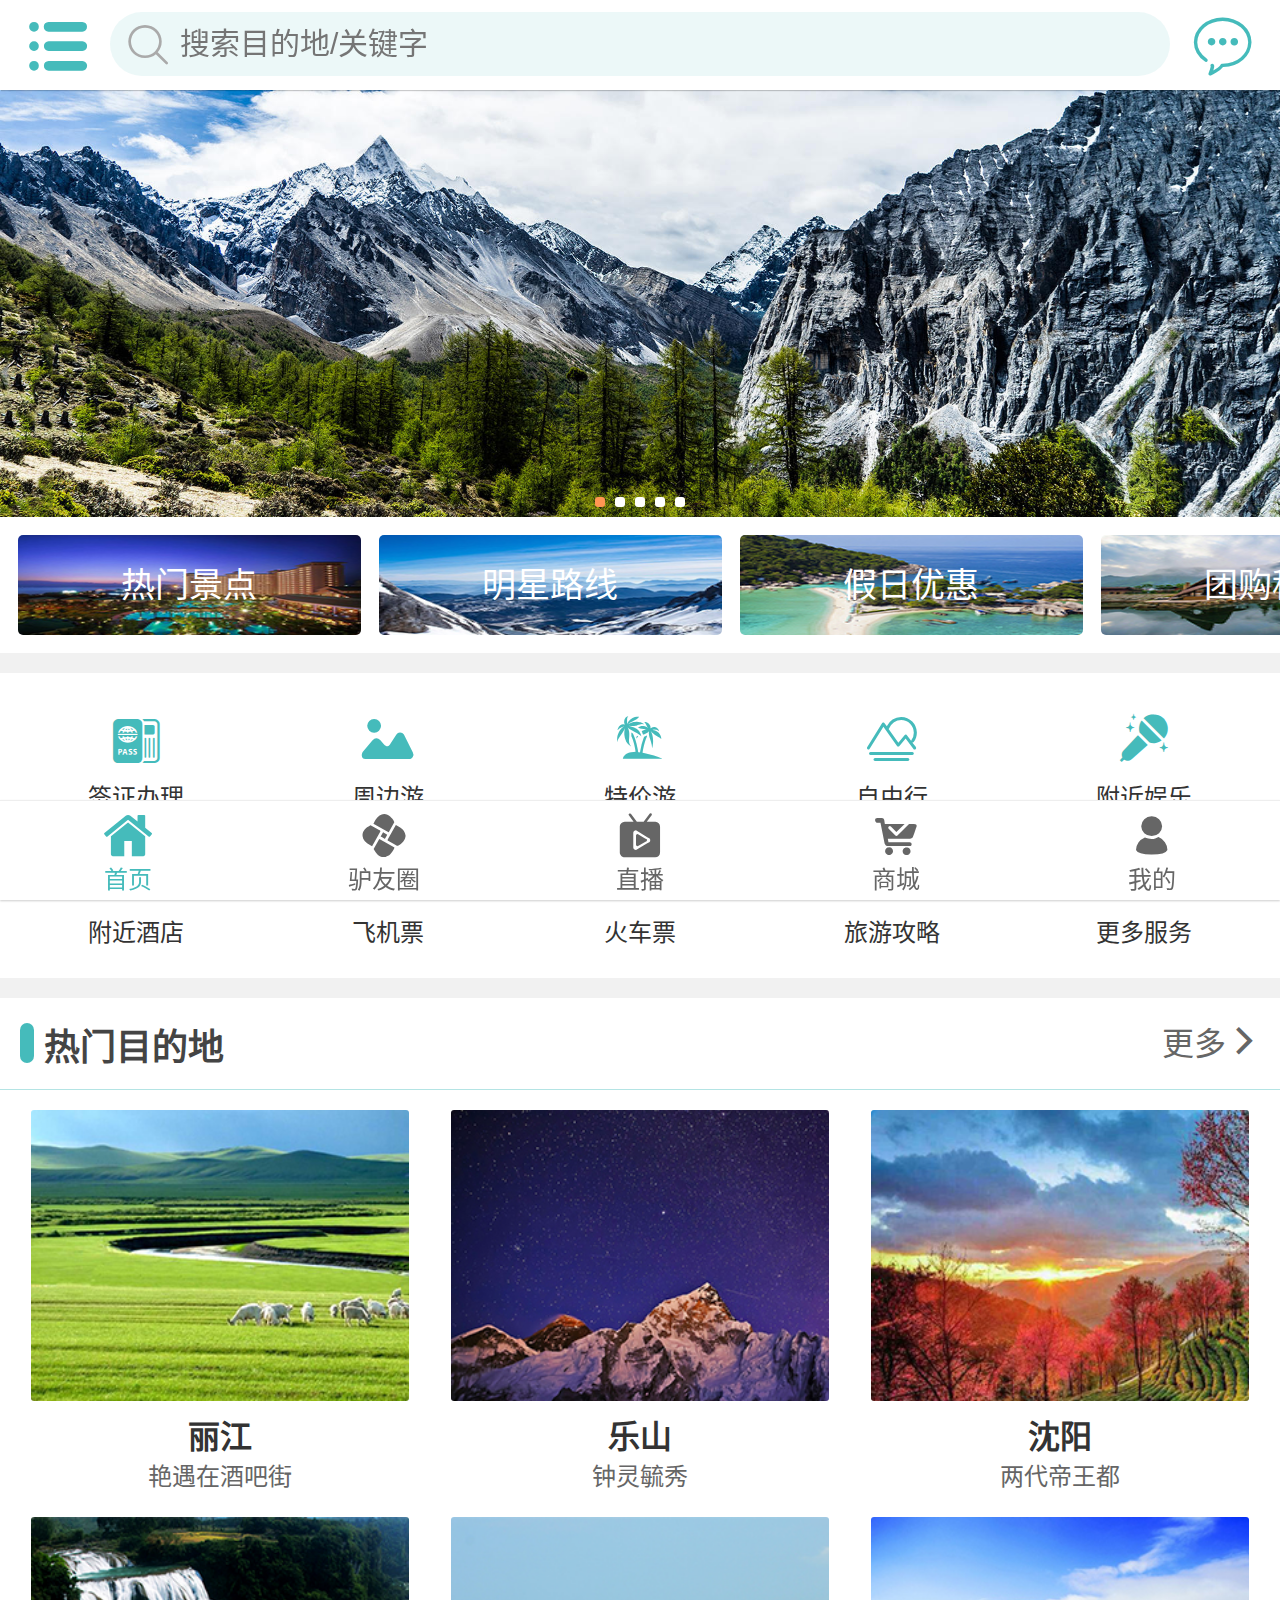
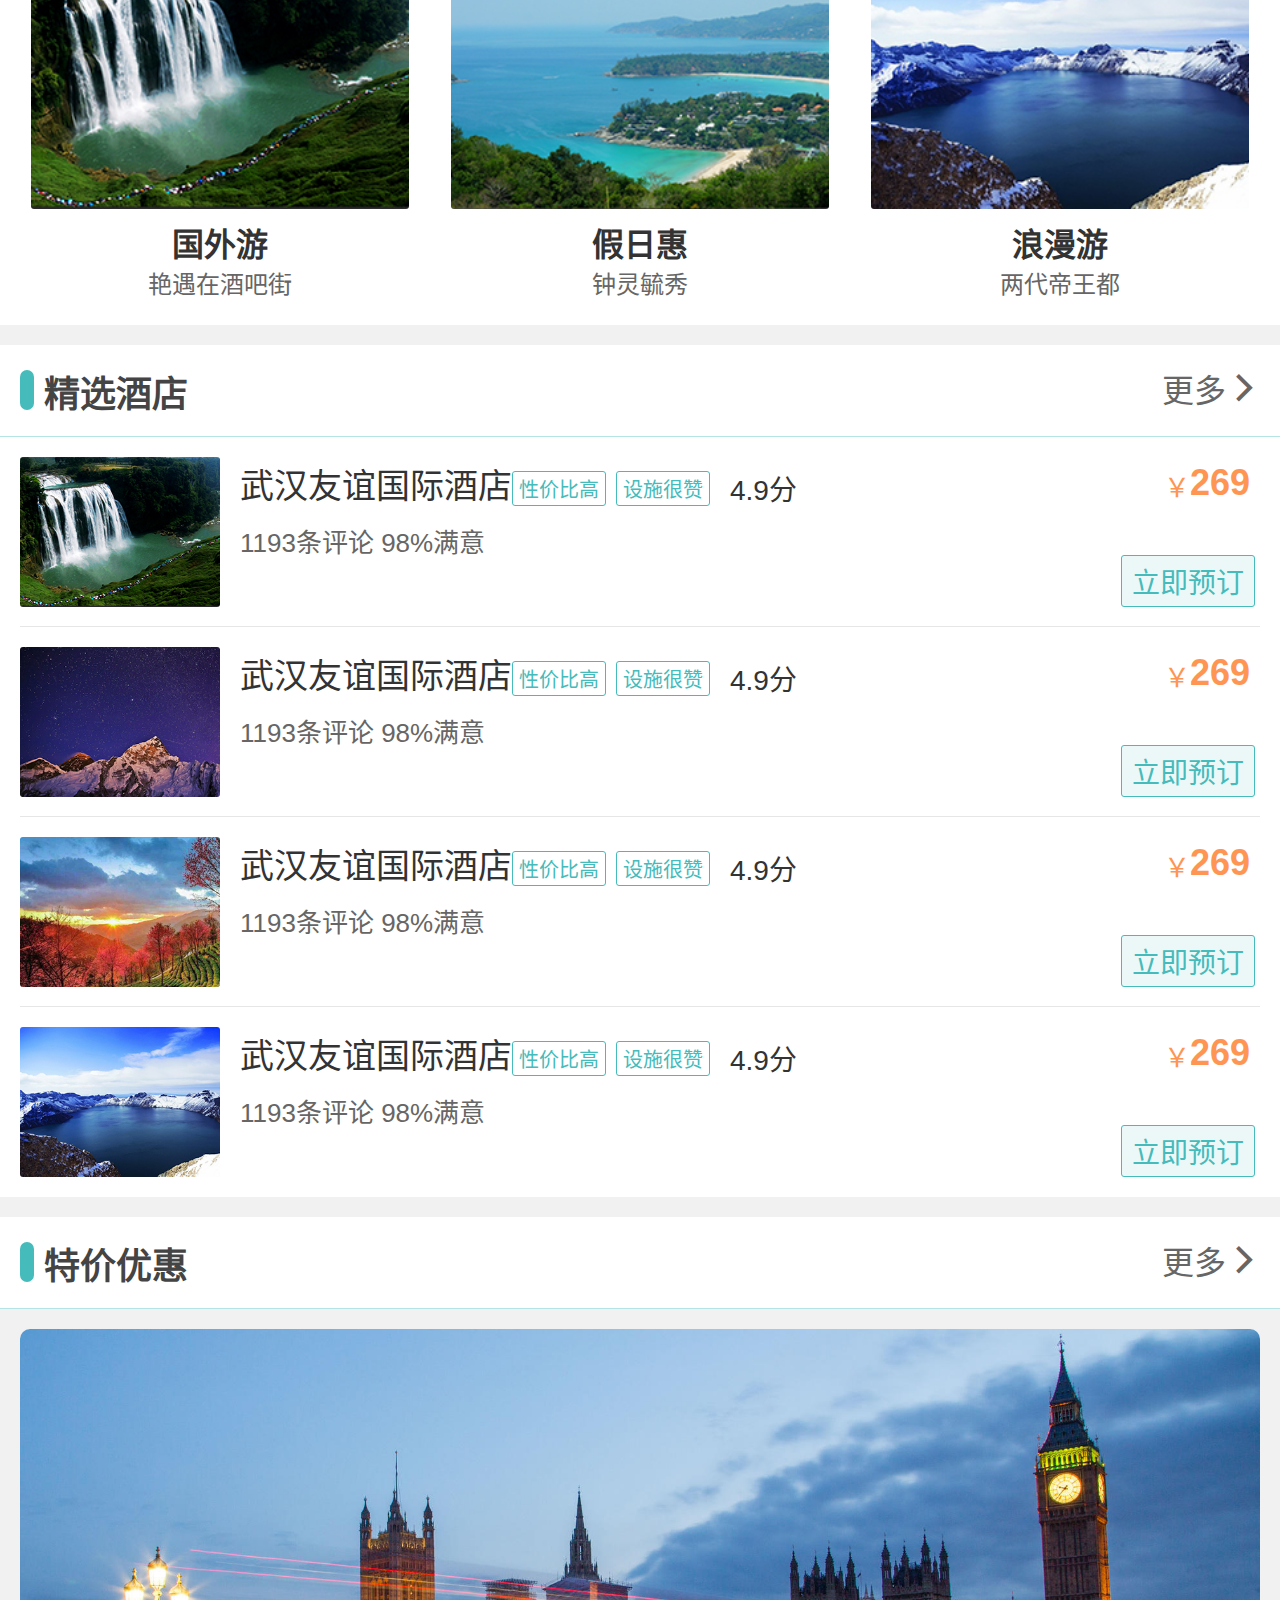
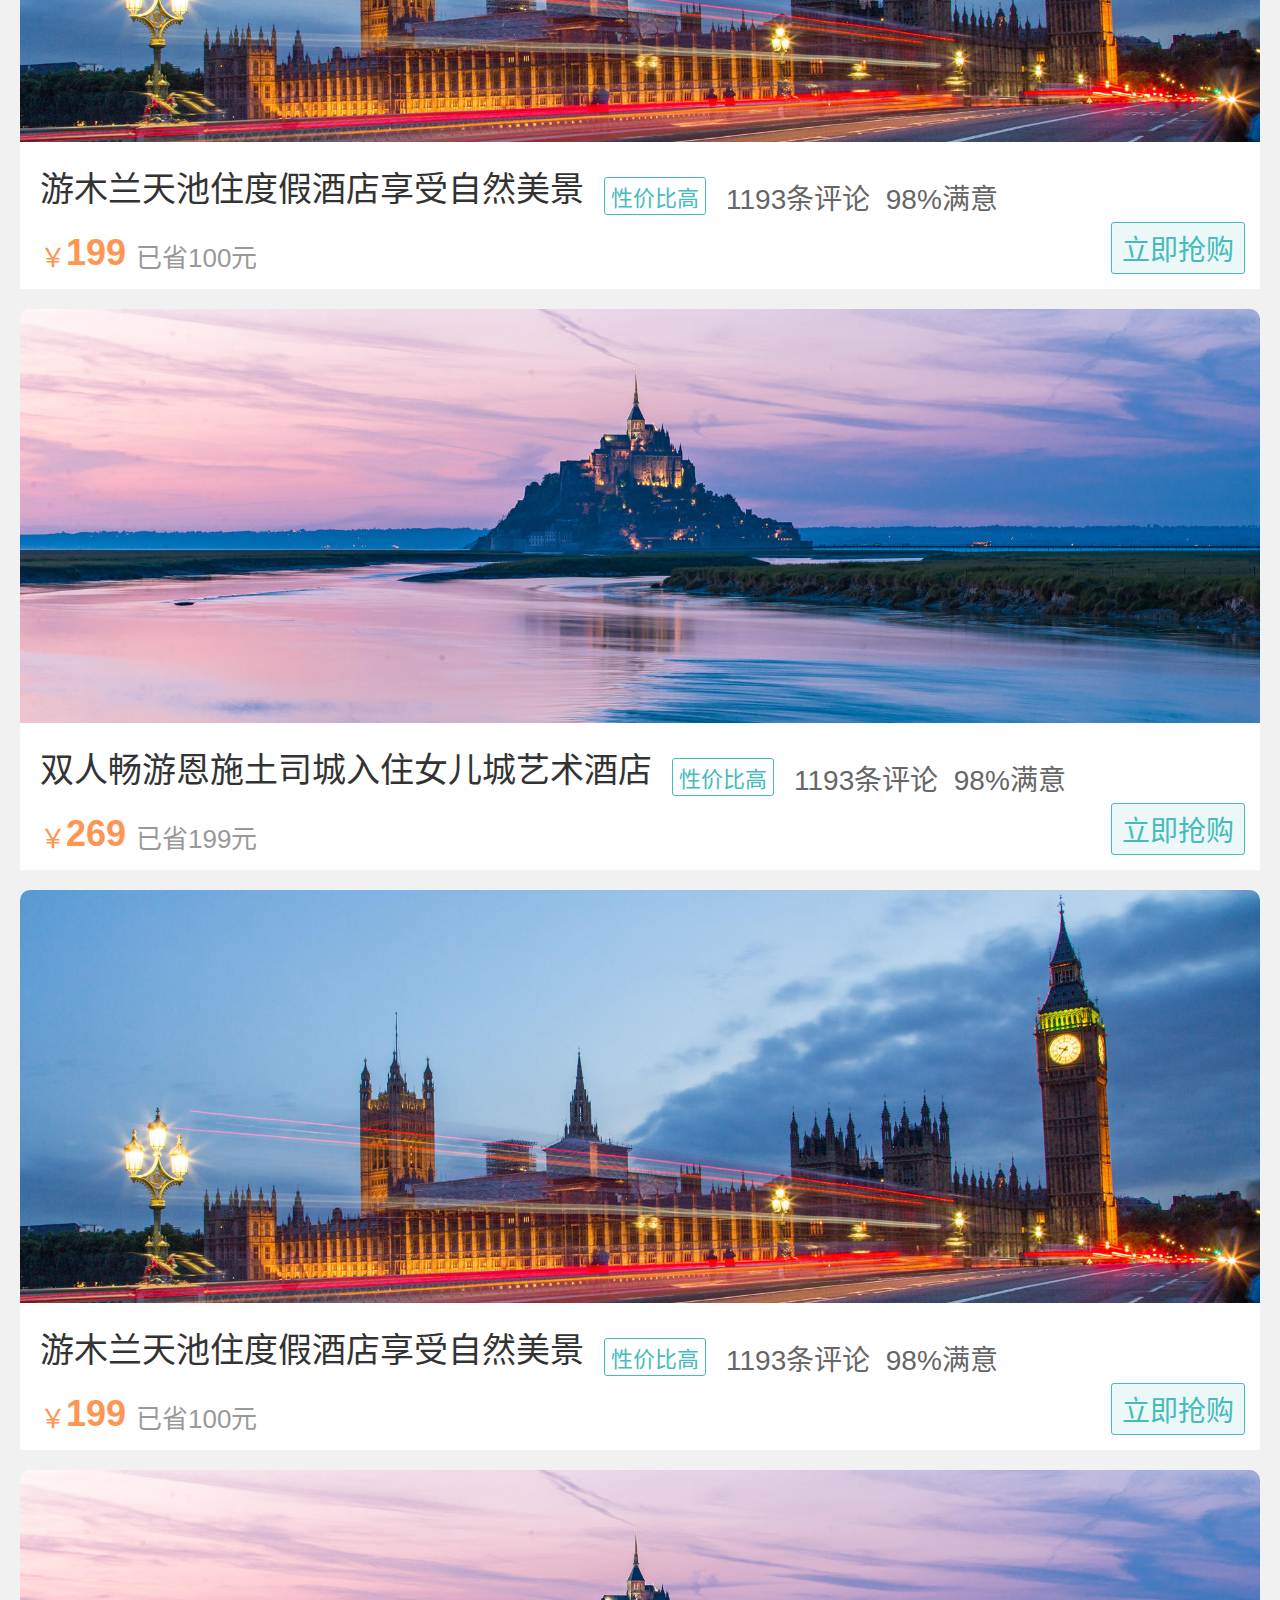
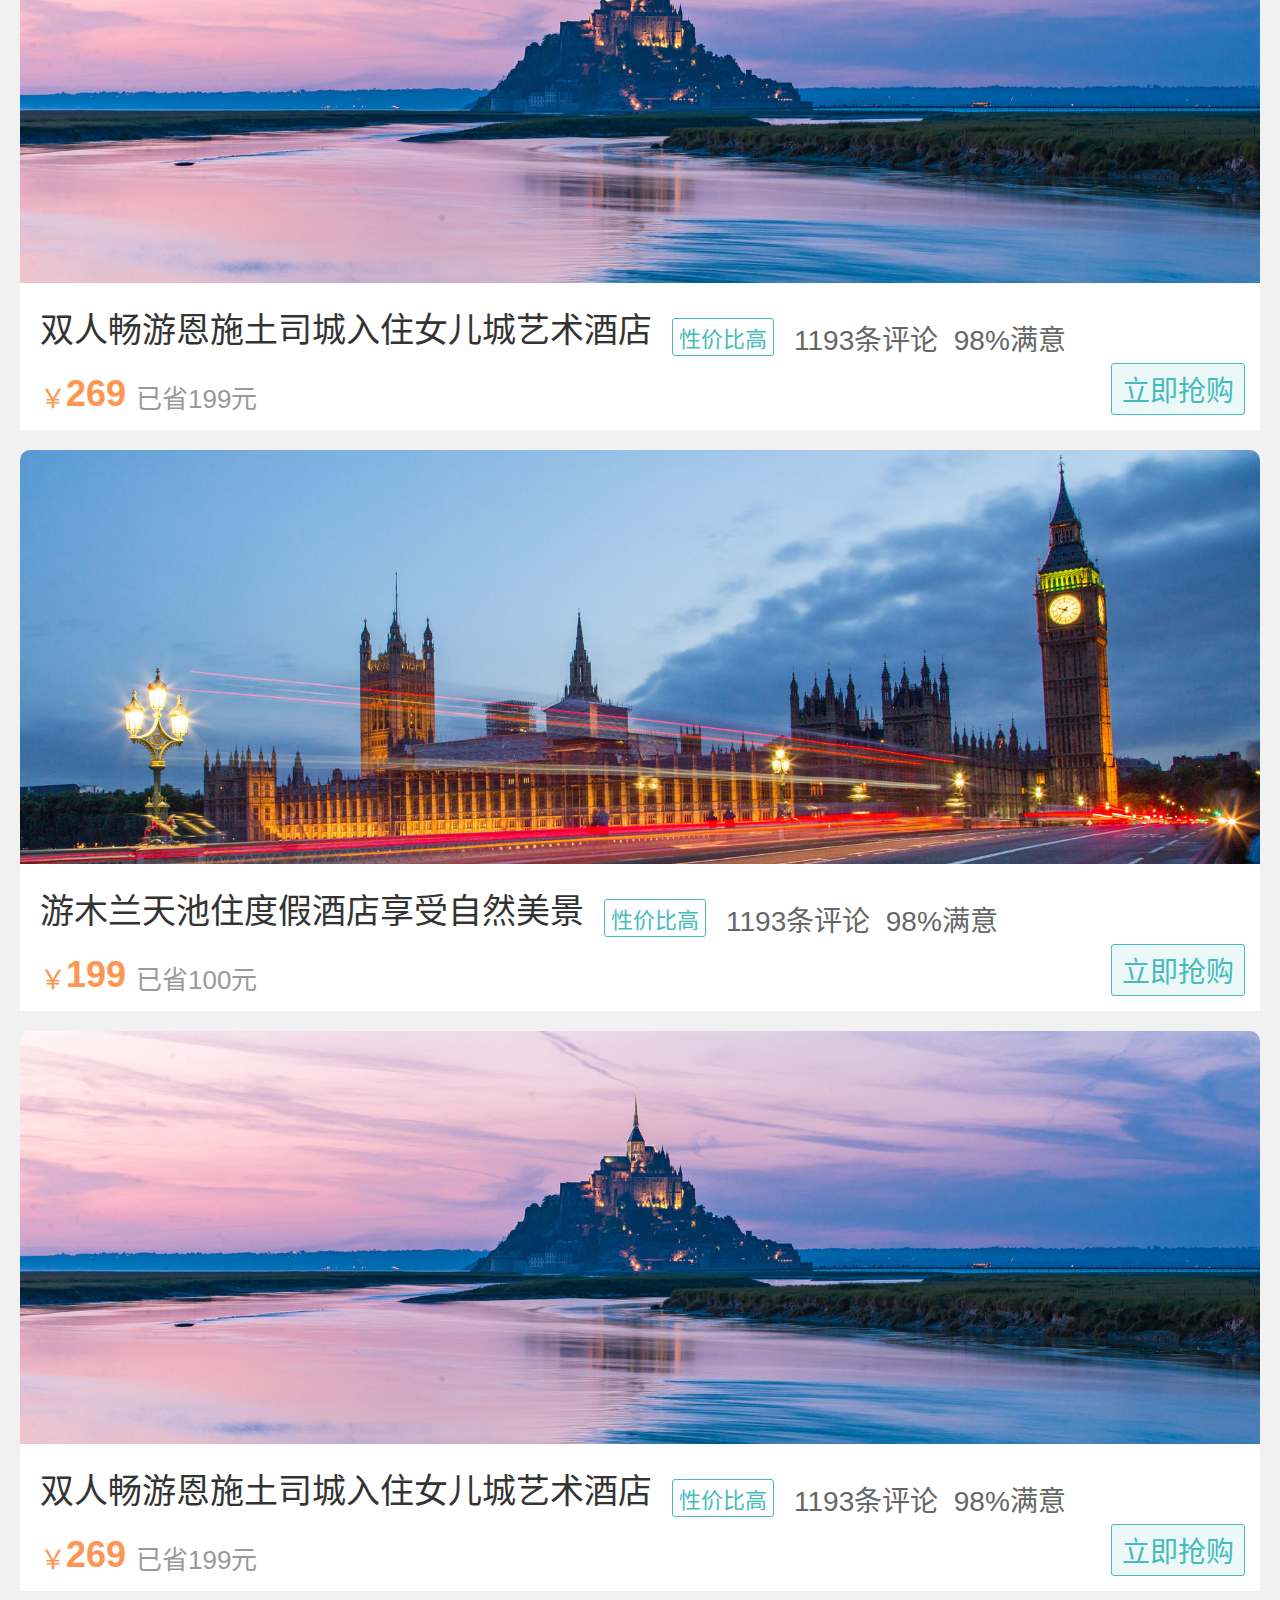
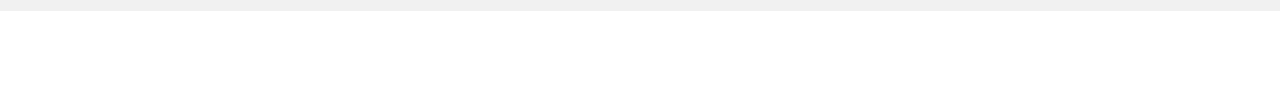
<file: tourism/other.html>
<!DOCTYPE html>
<html lang="zh-cn">

<head>
    <meta charset="UTF-8">
    <meta name="viewport" content="width=device-width, initial-scale=1, maximum-scale=1, user-scalable=no">
    <meta http-equiv="X-UA-Compatible" content="ie=edge">
    <title>旅游APP - 首页</title>
    <script>
        (function(doc, win) {
            var docEl = doc.documentElement,
                resizeEvt = 'orientationchange' in window ? 'orientationchange' : 'resize',
                recalc = function() {
                    var clientWidth = docEl.clientWidth;
                    if (!clientWidth) return;
                    if (clientWidth >= 750) {
                        docEl.style.fontSize = '100px';
                    } else {
                        docEl.style.fontSize = 100 * (clientWidth / 750) + 'px';
                    }
                };
            if (!doc.addEventListener) return;
            win.addEventListener(resizeEvt, recalc, false);
            doc.addEventListener('DOMContentLoaded', recalc, false);
        })(document, window);
    </script>
    <link rel="stylesheet" href="./font_418401_nfu6zvmq7plul3di/iconfont.css">
    <link rel="stylesheet" href="./css/swiper.min.css">
    <link rel="stylesheet" href="scripts/slidebars/0.9/slidebars.min.css">
    <link rel="stylesheet" href="./css/other.css">

</head>

<body id="top">

    <div class="box-header sb-slide">
        <a href="#menu" class="js-slideout-toggle sb-toggle-left a-left">
            <i class="iconfont">&#xe623;</i>
        </a>
        <div class="header-search">
            <i class="iconfont">&#xe617;</i>
            <input style="color: #333" name="kword" type="text" placeholder="搜索目的地/关键字 " />
        </div>
        <a class="a-right">
            <i class="iconfont">&#xe60f;</i>
        </a>
    </div>


    <div class="box-footer sb-slide">
        <a href="./index.html">
            <i class="iconfont" style="color: #45bbbb">&#xe68c;</i>
            <p style="color: #45bbbb">首页</p>
        </a>
        <a href="">
            <i class="iconfont">&#xe6a2;</i>
            <p>驴友圈</p>
        </a>
        <a href="./live.html">
            <i class="iconfont">&#xe824;</i>
            <p>直播</p>
        </a>
        <a href="">
            <i class="iconfont">&#xe66a;</i>
            <p>商城</p>
        </a>
        <a href="">
            <i class="iconfont">&#xe610;</i>
            <p>我的</p>
        </a>
    </div>

    <!-- Site -->
    <div id="sb-site">
        <div class="banner swiper-container">
            <div class="swiper-wrapper">
                <div class="swiper-slide">
                    <a href="http://www.hao123.com">
                        <img class="swiper-lazy" src="./images/lunbotu_01.jpg">
                    </a>
                </div>
                <div class="swiper-slide">
                    <a href="http://www.baidu.com">
                        <img class="swiper-lazy" src="./images/lunbotu_02.jpg">
                    </a>
                </div>
                <div class="swiper-slide">
                    <a href="http://www.runoob.com/">
                        <img class="swiper-lazy" src="./images/lunbotu_03.jpg">
                    </a>
                </div>
                <div class="swiper-slide">
                    <a href="http://97ui.com/">
                        <img class="swiper-lazy" src="./images/lunbotu_04.jpg">
                    </a>
                </div>
                <div class="swiper-slide">
                    <a href="http://www.runoob.com/">
                        <img class="swiper-lazy" src="./images/lunbotu_05.jpg">
                    </a>
                </div>
            </div>
            <div class="swiper-pagination">
            </div>
        </div>

        <script type="text/javascript" src="js/jquery-1.8.3.min.js"></script>
        <script src="js/swiper.jquery.min.js"></script>
        <script type="text/javascript">
            var banner = new Swiper('.swiper-container', {
                autoplay: 5000,
                pagination: '.swiper-pagination',
                paginationClickable: true,
                lazyLoading: true,
                loop: true,
                autoplayDisableOnInteraction: false,
            });
        </script>

        <!-- Swiper -->
        <div class="swiper-container swiper-contant">
            <div class="swiper-wrapper">
                <a href="" class="swiper-slide nav-slide">
                    <span class="nav-img1">热门景点</span>
                </a>
                <a href="" class="swiper-slide nav-slide">
                    <span class="nav-img2">明星路线</span>
                </a>
                <a href="" class="swiper-slide nav-slide">
                    <span class="nav-img3">假日优惠</span>
                </a>
                <a href="" class="swiper-slide nav-slide">
                    <span class="nav-img4">团购秒杀</span>
                </a>
                <a href="" class="swiper-slide nav-slide">
                    <span class="nav-img5">私人订制</span>
                </a>
                <a href="" class="swiper-slide nav-slide">
                    <span class="nav-img6">旅游保险</span>
                </a>
            </div>
            <!-- Add Pagination -->
            <!-- <div class="swiper-pagination"></div> -->
        </div>

        <!-- Swiper JS -->
        <script src="./js/swiper.min.js"></script>

        <!-- Initialize Swiper -->
        <script>
            var swiper = new Swiper('.swiper-contant', {
                slidesPerView: 3.5,
                // spaceBetween: 10,
                freeMode: true,
                pagination: {
                    clickable: true,
                },
            });
        </script>


        <!-- ================  content  ===================-->

        <div class="content-icon">
            <div class="icon-box">
                <a href="" target="_blank">
                    <i class="iconfont icon-big1">&#xe632;</i>
                    <p>签证办理</p>
                </a>
                <a href="" target="_blank">
                    <i class="iconfont icon-big2">&#xe628;</i>
                    <p>周边游</p>
                </a>
                <a href="" target="_blank">
                    <i class="iconfont icon-big2">&#xe626;</i>
                    <p>特价游</p>
                </a>
                <a href="" target="_blank">
                    <i class="iconfont icon-big3">&#xe62b;</i>
                    <p>自由行</p>
                </a>
                <a href="" target="_blank">
                    <i class="iconfont">&#xe638;</i>
                    <p>附近娱乐</p>
                </a>
                <a href="" target="_blank">
                    <i class="iconfont">&#xe61f;</i>
                    <p>附近酒店</p>
                </a>
                <a href="" target="_blank">
                    <i class="iconfont icon-big2">&#xe625;</i>
                    <p>飞机票</p>
                </a>
                <a href="" target="_blank">
                    <i class="iconfont">&#xe624;</i>
                    <p>火车票</p>
                </a>
                <a href="" target="_blank">
                    <i class="iconfont  icon-big3">&#xe65b;</i>
                    <p>旅游攻略</p>
                </a>
                <a href="" target="_blank">
                    <i class="iconfont">&#xe73e;</i>
                    <p>更多服务</p>
                </a>
            </div>
        </div>

        <!-- ======================================================== -->

        <div class="title">
            <h3><span></span>热门目的地
                <i class="iconfont">&#xe612;</i>
                <a href="" class="title-more">更多</a>
            </h3>
        </div>
        <div class="content-adr">
            <a href="">
                <img src="images/B--001.png" alt="">
                <span>丽江</span>
                <p>艳遇在酒吧街</p>
            </a>
            <a href="">
                <img src="images/B--002.png" alt="">
                <span>乐山</span>
                <p>钟灵毓秀</p>
            </a>
            <a href="">
                <img src="images/B--003.png" alt="">
                <span>沈阳</span>
                <p>两代帝王都</p>
            </a>
            <a href="">
                <img src="images/B--004.png" alt="">
                <span>国外游</span>
                <p>艳遇在酒吧街</p>
            </a>
            <a href="">
                <img src="images/B--005.png" alt="">
                <span>假日惠</span>
                <p>钟灵毓秀</p>
            </a>
            <a href="">
                <img src="images/B--006.png" alt="">
                <span>浪漫游</span>
                <p>两代帝王都</p>
            </a>
        </div>
        <!-- ================================================== -->


        <div class="title">
            <h3><span></span>精选酒店
                <i class="iconfont">&#xe612;</i>
                <a href="" class="title-more">更多</a>
            </h3>
        </div>
        <div class="content-jd">
            <a href="" class="line">
                <img src="images/B--004.png" alt="">
                <h3>武汉友谊国际酒店</h3>
                <div class="jd-pl"><span>性价比高</span><span>设施很赞</span><dt>4.9分</dt></div>
                <p>1193条评论 98%满意</p>
                <div class="jd-price">￥<span>269 </span></div>
                <div class="jd-order">立即预订</div>
            </a>
            <a href="" class="line">
                <img src="images/B--002.png" alt="">
                <h3>武汉友谊国际酒店</h3>
                <div class="jd-pl"><span>性价比高</span><span>设施很赞</span><dt>4.9分</dt></div>
                <p>1193条评论 98%满意</p>
                <div class="jd-price">￥<span>269 </span></div>
                <div class="jd-order">立即预订</div>
            </a>
            <a href="" class="line">
                <img src="images/B--003.png" alt="">
                <h3>武汉友谊国际酒店</h3>
                <div class="jd-pl"><span>性价比高</span><span>设施很赞</span><dt>4.9分</dt></div>
                <p>1193条评论 98%满意</p>
                <div class="jd-price">￥<span>269 </span></div>
                <div class="jd-order">立即预订</div>
            </a>
            <a href="">
                <img src="images/B--006.png" alt="">
                <h3>武汉友谊国际酒店</h3>
                <div class="jd-pl"><span>性价比高</span><span>设施很赞</span><dt>4.9分</dt></div>
                <p>1193条评论 98%满意</p>
                <div class="jd-price">￥<span>269 </span></div>
                <div class="jd-order">立即预订</div>
            </a>
        </div>


        <!-- ================================================== -->

        <div class="title">
            <h3><span></span>特价优惠
                <i class="iconfont">&#xe612;</i>
                <a href="" class="title-more">更多</a>
            </h3>
        </div>
        <div class="content-yh">
            <a href="">
                <img src="images/lunbotu_06.jpg" alt="">
                <h3>游木兰天池住度假酒店享受自然美景</h3>
                <p><span>性价比高</span>1193条评论&nbsp;&nbsp;98%满意</p>
                <div class="yh-price">
                    <dt>￥</dt><span>199 </span>已省100元
                    <div class="yh-right">立即抢购</div>
                </div>
            </a>

            <a href="">
                <img src="images/lunbotu_08.jpg" alt="">
                <h3>双人畅游恩施土司城入住女儿城艺术酒店</h3>
                <p><span>性价比高</span>1193条评论&nbsp;&nbsp;98%满意</p>
                <div class="yh-price">
                    <dt>￥</dt><span>269 </span>已省199元
                    <div class="yh-right">立即抢购</div>
                </div>
            </a>
            <a href="">
                <img src="images/lunbotu_06.jpg" alt="">
                <h3>游木兰天池住度假酒店享受自然美景</h3>
                <p><span>性价比高</span>1193条评论&nbsp;&nbsp;98%满意</p>
                <div class="yh-price">
                    <dt>￥</dt><span>199 </span>已省100元
                    <div class="yh-right">立即抢购</div>
                </div>
            </a>

            <a href="">
                <img src="images/lunbotu_08.jpg" alt="">
                <h3>双人畅游恩施土司城入住女儿城艺术酒店</h3>
                <p><span>性价比高</span>1193条评论&nbsp;&nbsp;98%满意</p>
                <div class="yh-price">
                    <dt>￥</dt><span>269 </span>已省199元
                    <div class="yh-right">立即抢购</div>
                </div>
            </a>
            <a href="">
                <img src="images/lunbotu_06.jpg" alt="">
                <h3>游木兰天池住度假酒店享受自然美景</h3>
                <p><span>性价比高</span>1193条评论&nbsp;&nbsp;98%满意</p>
                <div class="yh-price">
                    <dt>￥</dt><span>199 </span>已省100元
                    <div class="yh-right">立即抢购</div>
                </div>
            </a>

            <a href="">
                <img src="images/lunbotu_08.jpg" alt="">
                <h3>双人畅游恩施土司城入住女儿城艺术酒店</h3>
                <p><span>性价比高</span>1193条评论&nbsp;&nbsp;98%满意</p>
                <div class="yh-price">
                    <dt>￥</dt><span>269 </span>已省199元
                    <div class="yh-right">立即抢购</div>
                </div>
            </a>
        </div>

        <!-- ============================================== -->





    </div>
    <!-- /#sb-site -->


    <!-- Slidebars .sb-left -->
    <div class="sb-slidebar sb-left">
        <nav class="menu-list">
            <div class="pic">
                <a href=""><img src="./images/icon.jpg" alt=""></a>
                <span>182******34</span>
            </div>
            <ul>
                <h4 class="list-b">旅游分类</h4>
                <li><a href="#" class="list-s">跟团游<i class="iconfont">&#xe612;</i></a></li>
                <li><a href="#" class="list-s">自驾游<i class="iconfont">&#xe612;</i></a></li>
                <li><a href="#" class="list-s">自助游<i class="iconfont">&#xe612;</i></a></li>
                <li><a href="#" class="list-s">定制游<i class="iconfont">&#xe612;</i></a></li>
            </ul>
        </nav>
    </div>
    <!-- /.sb-left -->

    <script src="scripts/jquery.min.js"></script>
    <!-- <script src="scripts/bootstrap/js/bootstrap.min.js"></script> -->
    <script src="scripts/slidebars/0.9/slidebars.min.js"></script>
    <script>
        (function($) {
            $(document).ready(function() {
                $.slidebars();
            });
        })(jQuery);
    </script>

</body>

</html>
</file>
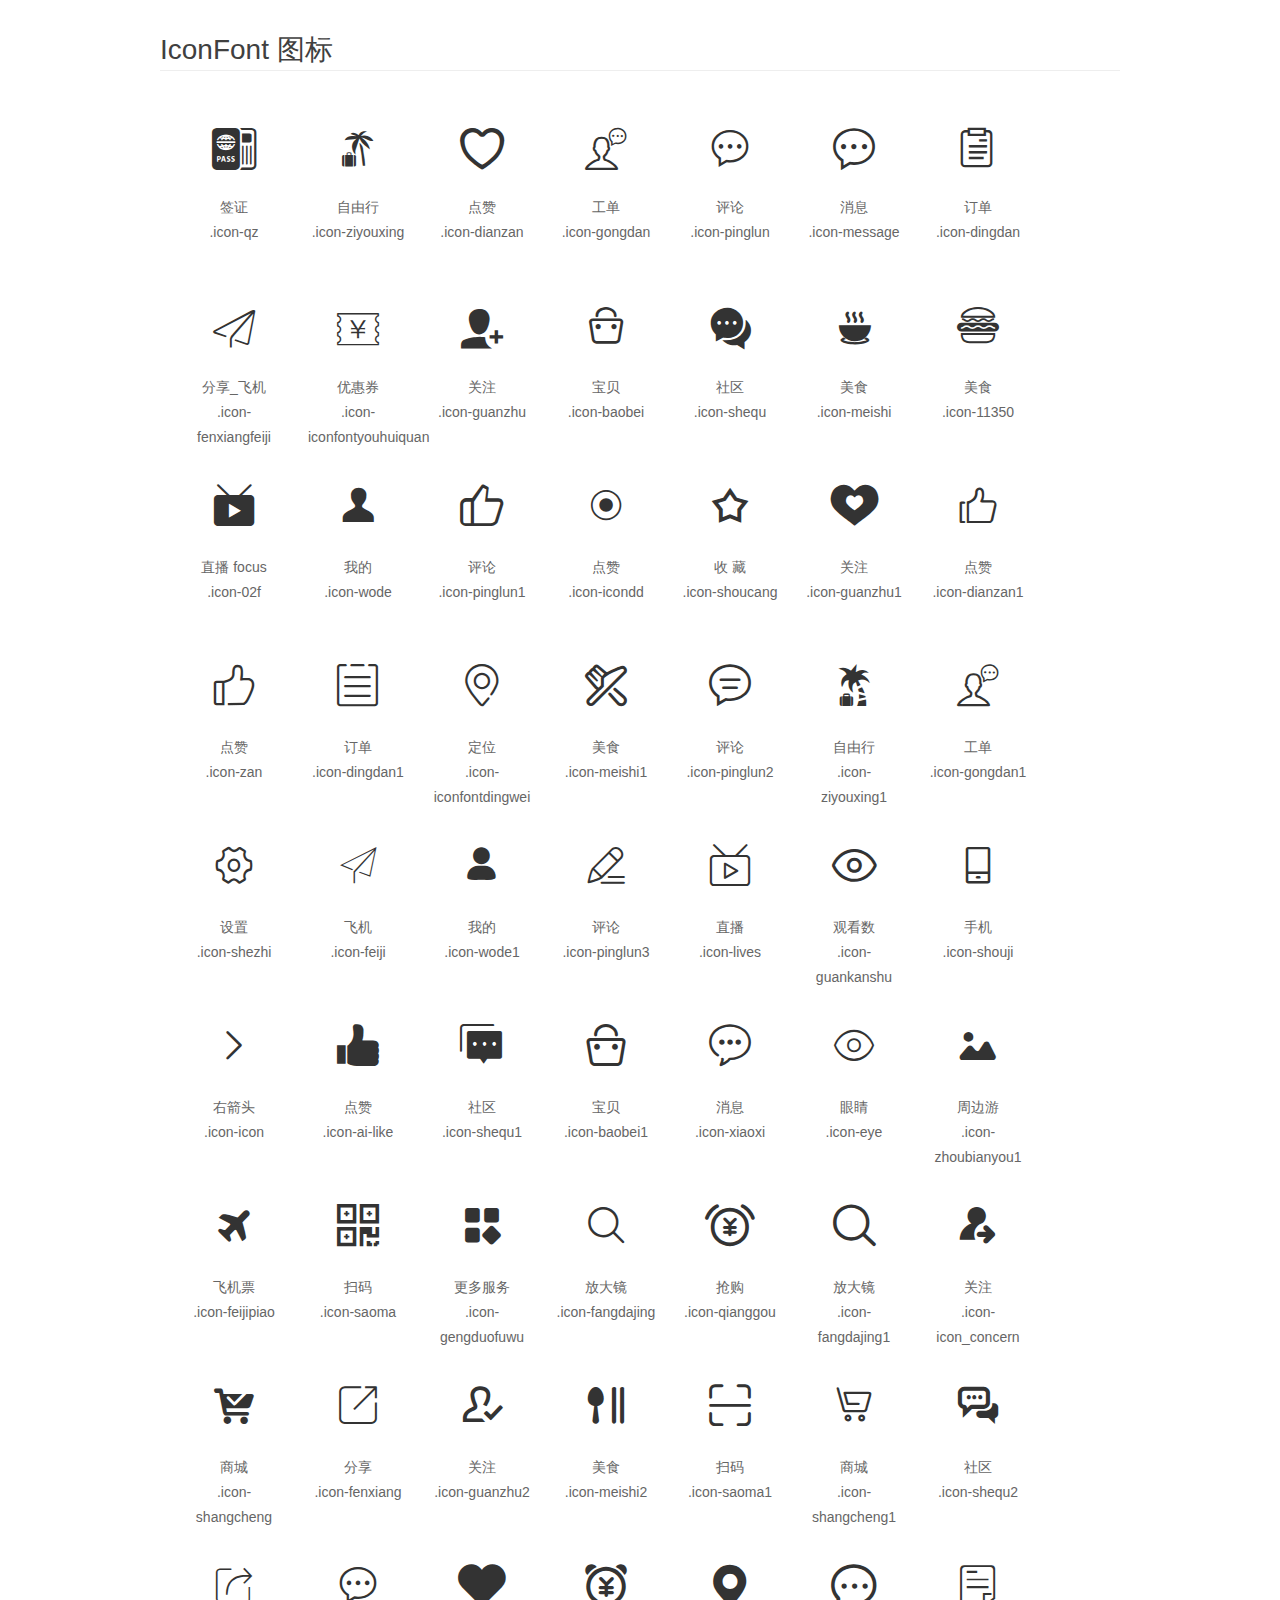
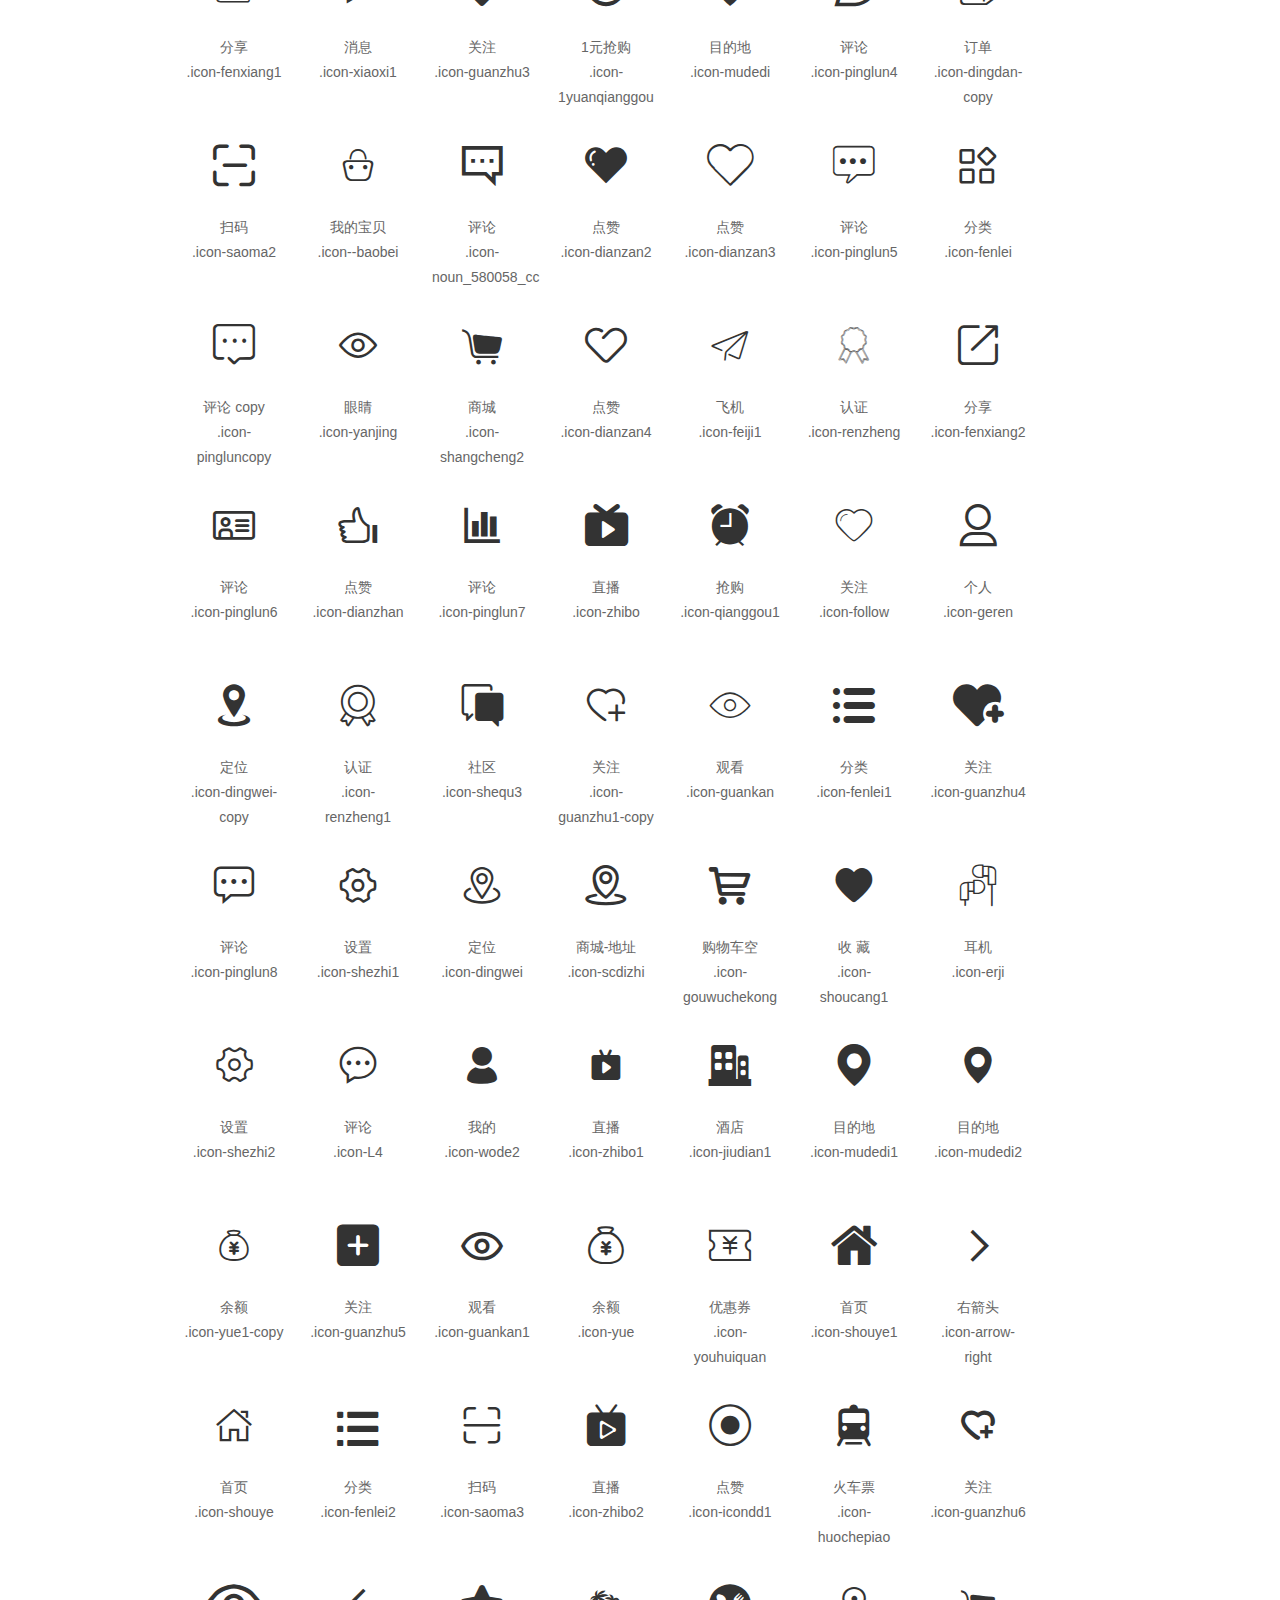
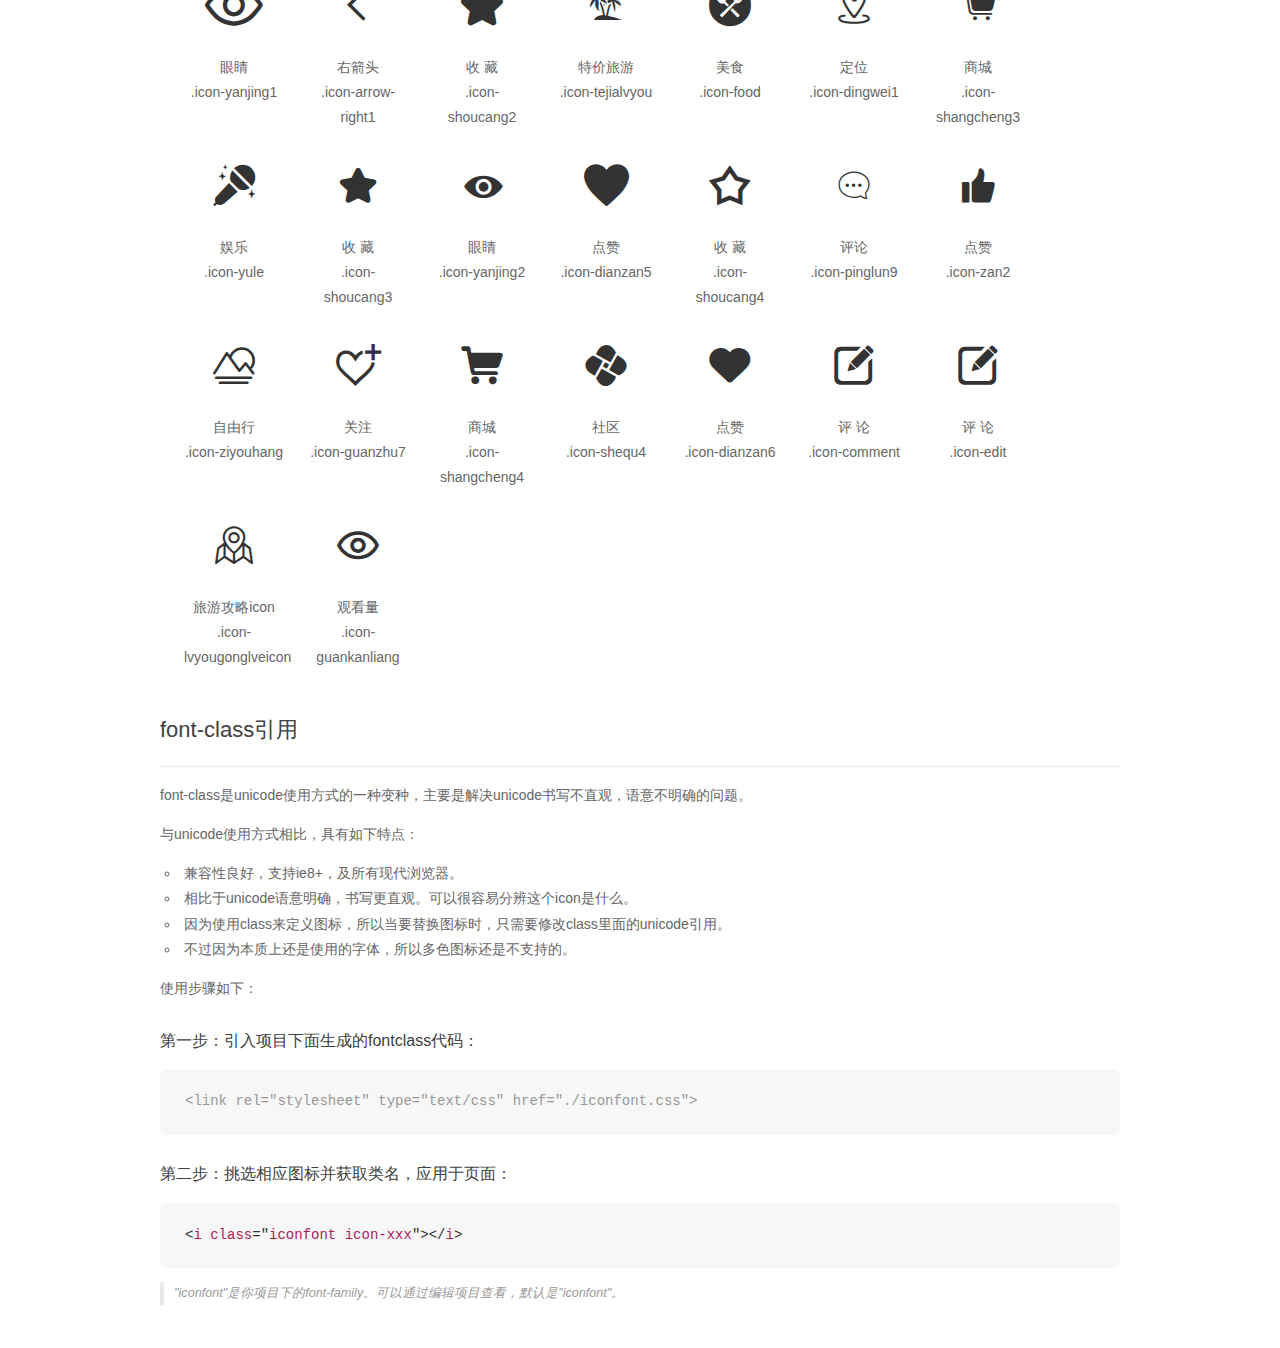
<file: tourism/font_418401_nfu6zvmq7plul3di/demo_fontclass.html>
<!DOCTYPE html>
<html>
<head>
    <meta charset="utf-8"/>
    <title>IconFont</title>
    <link rel="stylesheet" href="demo.css">
    <link rel="stylesheet" href="iconfont.css">
</head>
<body>
    <div class="main markdown">
        <h1>IconFont 图标</h1>
        <ul class="icon_lists clear">
            
                <li>
                <i class="icon iconfont icon-qz"></i>
                    <div class="name">签证</div>
                    <div class="fontclass">.icon-qz</div>
                </li>
            
                <li>
                <i class="icon iconfont icon-ziyouxing"></i>
                    <div class="name">自由行</div>
                    <div class="fontclass">.icon-ziyouxing</div>
                </li>
            
                <li>
                <i class="icon iconfont icon-dianzan"></i>
                    <div class="name">点赞</div>
                    <div class="fontclass">.icon-dianzan</div>
                </li>
            
                <li>
                <i class="icon iconfont icon-gongdan"></i>
                    <div class="name">工单</div>
                    <div class="fontclass">.icon-gongdan</div>
                </li>
            
                <li>
                <i class="icon iconfont icon-pinglun"></i>
                    <div class="name">评论</div>
                    <div class="fontclass">.icon-pinglun</div>
                </li>
            
                <li>
                <i class="icon iconfont icon-message"></i>
                    <div class="name">消息</div>
                    <div class="fontclass">.icon-message</div>
                </li>
            
                <li>
                <i class="icon iconfont icon-dingdan"></i>
                    <div class="name">订单</div>
                    <div class="fontclass">.icon-dingdan</div>
                </li>
            
                <li>
                <i class="icon iconfont icon-fenxiangfeiji"></i>
                    <div class="name">分享_飞机</div>
                    <div class="fontclass">.icon-fenxiangfeiji</div>
                </li>
            
                <li>
                <i class="icon iconfont icon-iconfontyouhuiquan"></i>
                    <div class="name">优惠券</div>
                    <div class="fontclass">.icon-iconfontyouhuiquan</div>
                </li>
            
                <li>
                <i class="icon iconfont icon-guanzhu"></i>
                    <div class="name">关注</div>
                    <div class="fontclass">.icon-guanzhu</div>
                </li>
            
                <li>
                <i class="icon iconfont icon-baobei"></i>
                    <div class="name">宝贝</div>
                    <div class="fontclass">.icon-baobei</div>
                </li>
            
                <li>
                <i class="icon iconfont icon-shequ"></i>
                    <div class="name">社区</div>
                    <div class="fontclass">.icon-shequ</div>
                </li>
            
                <li>
                <i class="icon iconfont icon-meishi"></i>
                    <div class="name">美食</div>
                    <div class="fontclass">.icon-meishi</div>
                </li>
            
                <li>
                <i class="icon iconfont icon-11350"></i>
                    <div class="name">美食</div>
                    <div class="fontclass">.icon-11350</div>
                </li>
            
                <li>
                <i class="icon iconfont icon-02f"></i>
                    <div class="name">直播 focus</div>
                    <div class="fontclass">.icon-02f</div>
                </li>
            
                <li>
                <i class="icon iconfont icon-wode"></i>
                    <div class="name">我的</div>
                    <div class="fontclass">.icon-wode</div>
                </li>
            
                <li>
                <i class="icon iconfont icon-pinglun1"></i>
                    <div class="name">评论</div>
                    <div class="fontclass">.icon-pinglun1</div>
                </li>
            
                <li>
                <i class="icon iconfont icon-icondd"></i>
                    <div class="name">点赞</div>
                    <div class="fontclass">.icon-icondd</div>
                </li>
            
                <li>
                <i class="icon iconfont icon-shoucang"></i>
                    <div class="name">收 藏</div>
                    <div class="fontclass">.icon-shoucang</div>
                </li>
            
                <li>
                <i class="icon iconfont icon-guanzhu1"></i>
                    <div class="name">关注</div>
                    <div class="fontclass">.icon-guanzhu1</div>
                </li>
            
                <li>
                <i class="icon iconfont icon-dianzan1"></i>
                    <div class="name">点赞</div>
                    <div class="fontclass">.icon-dianzan1</div>
                </li>
            
                <li>
                <i class="icon iconfont icon-zan"></i>
                    <div class="name">点赞</div>
                    <div class="fontclass">.icon-zan</div>
                </li>
            
                <li>
                <i class="icon iconfont icon-dingdan1"></i>
                    <div class="name">订单</div>
                    <div class="fontclass">.icon-dingdan1</div>
                </li>
            
                <li>
                <i class="icon iconfont icon-iconfontdingwei"></i>
                    <div class="name">定位</div>
                    <div class="fontclass">.icon-iconfontdingwei</div>
                </li>
            
                <li>
                <i class="icon iconfont icon-meishi1"></i>
                    <div class="name">美食</div>
                    <div class="fontclass">.icon-meishi1</div>
                </li>
            
                <li>
                <i class="icon iconfont icon-pinglun2"></i>
                    <div class="name">评论</div>
                    <div class="fontclass">.icon-pinglun2</div>
                </li>
            
                <li>
                <i class="icon iconfont icon-ziyouxing1"></i>
                    <div class="name">自由行</div>
                    <div class="fontclass">.icon-ziyouxing1</div>
                </li>
            
                <li>
                <i class="icon iconfont icon-gongdan1"></i>
                    <div class="name">工单</div>
                    <div class="fontclass">.icon-gongdan1</div>
                </li>
            
                <li>
                <i class="icon iconfont icon-shezhi"></i>
                    <div class="name">设置</div>
                    <div class="fontclass">.icon-shezhi</div>
                </li>
            
                <li>
                <i class="icon iconfont icon-feiji"></i>
                    <div class="name">飞机</div>
                    <div class="fontclass">.icon-feiji</div>
                </li>
            
                <li>
                <i class="icon iconfont icon-wode1"></i>
                    <div class="name">我的</div>
                    <div class="fontclass">.icon-wode1</div>
                </li>
            
                <li>
                <i class="icon iconfont icon-pinglun3"></i>
                    <div class="name">评论</div>
                    <div class="fontclass">.icon-pinglun3</div>
                </li>
            
                <li>
                <i class="icon iconfont icon-lives"></i>
                    <div class="name">直播</div>
                    <div class="fontclass">.icon-lives</div>
                </li>
            
                <li>
                <i class="icon iconfont icon-guankanshu"></i>
                    <div class="name">观看数</div>
                    <div class="fontclass">.icon-guankanshu</div>
                </li>
            
                <li>
                <i class="icon iconfont icon-shouji"></i>
                    <div class="name">手机</div>
                    <div class="fontclass">.icon-shouji</div>
                </li>
            
                <li>
                <i class="icon iconfont icon-icon"></i>
                    <div class="name">右箭头</div>
                    <div class="fontclass">.icon-icon</div>
                </li>
            
                <li>
                <i class="icon iconfont icon-ai-like"></i>
                    <div class="name">点赞</div>
                    <div class="fontclass">.icon-ai-like</div>
                </li>
            
                <li>
                <i class="icon iconfont icon-shequ1"></i>
                    <div class="name">社区</div>
                    <div class="fontclass">.icon-shequ1</div>
                </li>
            
                <li>
                <i class="icon iconfont icon-baobei1"></i>
                    <div class="name">宝贝</div>
                    <div class="fontclass">.icon-baobei1</div>
                </li>
            
                <li>
                <i class="icon iconfont icon-xiaoxi"></i>
                    <div class="name">消息</div>
                    <div class="fontclass">.icon-xiaoxi</div>
                </li>
            
                <li>
                <i class="icon iconfont icon-eye"></i>
                    <div class="name">眼睛</div>
                    <div class="fontclass">.icon-eye</div>
                </li>
            
                <li>
                <i class="icon iconfont icon-zhoubianyou1"></i>
                    <div class="name">周边游</div>
                    <div class="fontclass">.icon-zhoubianyou1</div>
                </li>
            
                <li>
                <i class="icon iconfont icon-feijipiao"></i>
                    <div class="name">飞机票</div>
                    <div class="fontclass">.icon-feijipiao</div>
                </li>
            
                <li>
                <i class="icon iconfont icon-saoma"></i>
                    <div class="name">扫码</div>
                    <div class="fontclass">.icon-saoma</div>
                </li>
            
                <li>
                <i class="icon iconfont icon-gengduofuwu"></i>
                    <div class="name">更多服务</div>
                    <div class="fontclass">.icon-gengduofuwu</div>
                </li>
            
                <li>
                <i class="icon iconfont icon-fangdajing"></i>
                    <div class="name">放大镜</div>
                    <div class="fontclass">.icon-fangdajing</div>
                </li>
            
                <li>
                <i class="icon iconfont icon-qianggou"></i>
                    <div class="name">抢购</div>
                    <div class="fontclass">.icon-qianggou</div>
                </li>
            
                <li>
                <i class="icon iconfont icon-fangdajing1"></i>
                    <div class="name">放大镜</div>
                    <div class="fontclass">.icon-fangdajing1</div>
                </li>
            
                <li>
                <i class="icon iconfont icon-icon_concern"></i>
                    <div class="name">关注</div>
                    <div class="fontclass">.icon-icon_concern</div>
                </li>
            
                <li>
                <i class="icon iconfont icon-shangcheng"></i>
                    <div class="name">商城</div>
                    <div class="fontclass">.icon-shangcheng</div>
                </li>
            
                <li>
                <i class="icon iconfont icon-fenxiang"></i>
                    <div class="name">分享</div>
                    <div class="fontclass">.icon-fenxiang</div>
                </li>
            
                <li>
                <i class="icon iconfont icon-guanzhu2"></i>
                    <div class="name">关注</div>
                    <div class="fontclass">.icon-guanzhu2</div>
                </li>
            
                <li>
                <i class="icon iconfont icon-meishi2"></i>
                    <div class="name">美食</div>
                    <div class="fontclass">.icon-meishi2</div>
                </li>
            
                <li>
                <i class="icon iconfont icon-saoma1"></i>
                    <div class="name">扫码</div>
                    <div class="fontclass">.icon-saoma1</div>
                </li>
            
                <li>
                <i class="icon iconfont icon-shangcheng1"></i>
                    <div class="name">商城</div>
                    <div class="fontclass">.icon-shangcheng1</div>
                </li>
            
                <li>
                <i class="icon iconfont icon-shequ2"></i>
                    <div class="name">社区</div>
                    <div class="fontclass">.icon-shequ2</div>
                </li>
            
                <li>
                <i class="icon iconfont icon-fenxiang1"></i>
                    <div class="name">分享</div>
                    <div class="fontclass">.icon-fenxiang1</div>
                </li>
            
                <li>
                <i class="icon iconfont icon-xiaoxi1"></i>
                    <div class="name">消息</div>
                    <div class="fontclass">.icon-xiaoxi1</div>
                </li>
            
                <li>
                <i class="icon iconfont icon-guanzhu3"></i>
                    <div class="name">关注</div>
                    <div class="fontclass">.icon-guanzhu3</div>
                </li>
            
                <li>
                <i class="icon iconfont icon-1yuanqianggou"></i>
                    <div class="name">1元抢购</div>
                    <div class="fontclass">.icon-1yuanqianggou</div>
                </li>
            
                <li>
                <i class="icon iconfont icon-mudedi"></i>
                    <div class="name">目的地</div>
                    <div class="fontclass">.icon-mudedi</div>
                </li>
            
                <li>
                <i class="icon iconfont icon-pinglun4"></i>
                    <div class="name">评论</div>
                    <div class="fontclass">.icon-pinglun4</div>
                </li>
            
                <li>
                <i class="icon iconfont icon-dingdan-copy"></i>
                    <div class="name">订单</div>
                    <div class="fontclass">.icon-dingdan-copy</div>
                </li>
            
                <li>
                <i class="icon iconfont icon-saoma2"></i>
                    <div class="name">扫码</div>
                    <div class="fontclass">.icon-saoma2</div>
                </li>
            
                <li>
                <i class="icon iconfont icon--baobei"></i>
                    <div class="name">我的宝贝</div>
                    <div class="fontclass">.icon--baobei</div>
                </li>
            
                <li>
                <i class="icon iconfont icon-noun_580058_cc"></i>
                    <div class="name">评论</div>
                    <div class="fontclass">.icon-noun_580058_cc</div>
                </li>
            
                <li>
                <i class="icon iconfont icon-dianzan2"></i>
                    <div class="name">点赞</div>
                    <div class="fontclass">.icon-dianzan2</div>
                </li>
            
                <li>
                <i class="icon iconfont icon-dianzan3"></i>
                    <div class="name">点赞</div>
                    <div class="fontclass">.icon-dianzan3</div>
                </li>
            
                <li>
                <i class="icon iconfont icon-pinglun5"></i>
                    <div class="name">评论</div>
                    <div class="fontclass">.icon-pinglun5</div>
                </li>
            
                <li>
                <i class="icon iconfont icon-fenlei"></i>
                    <div class="name">分类</div>
                    <div class="fontclass">.icon-fenlei</div>
                </li>
            
                <li>
                <i class="icon iconfont icon-pingluncopy"></i>
                    <div class="name">评论 copy</div>
                    <div class="fontclass">.icon-pingluncopy</div>
                </li>
            
                <li>
                <i class="icon iconfont icon-yanjing"></i>
                    <div class="name">眼睛</div>
                    <div class="fontclass">.icon-yanjing</div>
                </li>
            
                <li>
                <i class="icon iconfont icon-shangcheng2"></i>
                    <div class="name">商城</div>
                    <div class="fontclass">.icon-shangcheng2</div>
                </li>
            
                <li>
                <i class="icon iconfont icon-dianzan4"></i>
                    <div class="name">点赞</div>
                    <div class="fontclass">.icon-dianzan4</div>
                </li>
            
                <li>
                <i class="icon iconfont icon-feiji1"></i>
                    <div class="name">飞机</div>
                    <div class="fontclass">.icon-feiji1</div>
                </li>
            
                <li>
                <i class="icon iconfont icon-renzheng"></i>
                    <div class="name">认证</div>
                    <div class="fontclass">.icon-renzheng</div>
                </li>
            
                <li>
                <i class="icon iconfont icon-fenxiang2"></i>
                    <div class="name">分享</div>
                    <div class="fontclass">.icon-fenxiang2</div>
                </li>
            
                <li>
                <i class="icon iconfont icon-pinglun6"></i>
                    <div class="name">评论</div>
                    <div class="fontclass">.icon-pinglun6</div>
                </li>
            
                <li>
                <i class="icon iconfont icon-dianzhan"></i>
                    <div class="name">点赞</div>
                    <div class="fontclass">.icon-dianzhan</div>
                </li>
            
                <li>
                <i class="icon iconfont icon-pinglun7"></i>
                    <div class="name">评论</div>
                    <div class="fontclass">.icon-pinglun7</div>
                </li>
            
                <li>
                <i class="icon iconfont icon-zhibo"></i>
                    <div class="name">直播</div>
                    <div class="fontclass">.icon-zhibo</div>
                </li>
            
                <li>
                <i class="icon iconfont icon-qianggou1"></i>
                    <div class="name">抢购</div>
                    <div class="fontclass">.icon-qianggou1</div>
                </li>
            
                <li>
                <i class="icon iconfont icon-follow"></i>
                    <div class="name">关注</div>
                    <div class="fontclass">.icon-follow</div>
                </li>
            
                <li>
                <i class="icon iconfont icon-geren"></i>
                    <div class="name">个人</div>
                    <div class="fontclass">.icon-geren</div>
                </li>
            
                <li>
                <i class="icon iconfont icon-dingwei-copy"></i>
                    <div class="name">定位</div>
                    <div class="fontclass">.icon-dingwei-copy</div>
                </li>
            
                <li>
                <i class="icon iconfont icon-renzheng1"></i>
                    <div class="name">认证</div>
                    <div class="fontclass">.icon-renzheng1</div>
                </li>
            
                <li>
                <i class="icon iconfont icon-shequ3"></i>
                    <div class="name">社区</div>
                    <div class="fontclass">.icon-shequ3</div>
                </li>
            
                <li>
                <i class="icon iconfont icon-guanzhu1-copy"></i>
                    <div class="name">关注</div>
                    <div class="fontclass">.icon-guanzhu1-copy</div>
                </li>
            
                <li>
                <i class="icon iconfont icon-guankan"></i>
                    <div class="name">观看</div>
                    <div class="fontclass">.icon-guankan</div>
                </li>
            
                <li>
                <i class="icon iconfont icon-fenlei1"></i>
                    <div class="name">分类</div>
                    <div class="fontclass">.icon-fenlei1</div>
                </li>
            
                <li>
                <i class="icon iconfont icon-guanzhu4"></i>
                    <div class="name">关注</div>
                    <div class="fontclass">.icon-guanzhu4</div>
                </li>
            
                <li>
                <i class="icon iconfont icon-pinglun8"></i>
                    <div class="name">评论</div>
                    <div class="fontclass">.icon-pinglun8</div>
                </li>
            
                <li>
                <i class="icon iconfont icon-shezhi1"></i>
                    <div class="name">设置</div>
                    <div class="fontclass">.icon-shezhi1</div>
                </li>
            
                <li>
                <i class="icon iconfont icon-dingwei"></i>
                    <div class="name">定位</div>
                    <div class="fontclass">.icon-dingwei</div>
                </li>
            
                <li>
                <i class="icon iconfont icon-scdizhi"></i>
                    <div class="name">商城-地址</div>
                    <div class="fontclass">.icon-scdizhi</div>
                </li>
            
                <li>
                <i class="icon iconfont icon-gouwuchekong"></i>
                    <div class="name">购物车空</div>
                    <div class="fontclass">.icon-gouwuchekong</div>
                </li>
            
                <li>
                <i class="icon iconfont icon-shoucang1"></i>
                    <div class="name">收 藏</div>
                    <div class="fontclass">.icon-shoucang1</div>
                </li>
            
                <li>
                <i class="icon iconfont icon-erji"></i>
                    <div class="name">耳机</div>
                    <div class="fontclass">.icon-erji</div>
                </li>
            
                <li>
                <i class="icon iconfont icon-shezhi2"></i>
                    <div class="name">设置</div>
                    <div class="fontclass">.icon-shezhi2</div>
                </li>
            
                <li>
                <i class="icon iconfont icon-L4"></i>
                    <div class="name">评论</div>
                    <div class="fontclass">.icon-L4</div>
                </li>
            
                <li>
                <i class="icon iconfont icon-wode2"></i>
                    <div class="name">我的</div>
                    <div class="fontclass">.icon-wode2</div>
                </li>
            
                <li>
                <i class="icon iconfont icon-zhibo1"></i>
                    <div class="name">直播</div>
                    <div class="fontclass">.icon-zhibo1</div>
                </li>
            
                <li>
                <i class="icon iconfont icon-jiudian1"></i>
                    <div class="name">酒店</div>
                    <div class="fontclass">.icon-jiudian1</div>
                </li>
            
                <li>
                <i class="icon iconfont icon-mudedi1"></i>
                    <div class="name">目的地</div>
                    <div class="fontclass">.icon-mudedi1</div>
                </li>
            
                <li>
                <i class="icon iconfont icon-mudedi2"></i>
                    <div class="name">目的地</div>
                    <div class="fontclass">.icon-mudedi2</div>
                </li>
            
                <li>
                <i class="icon iconfont icon-yue1-copy"></i>
                    <div class="name">余额</div>
                    <div class="fontclass">.icon-yue1-copy</div>
                </li>
            
                <li>
                <i class="icon iconfont icon-guanzhu5"></i>
                    <div class="name">关注</div>
                    <div class="fontclass">.icon-guanzhu5</div>
                </li>
            
                <li>
                <i class="icon iconfont icon-guankan1"></i>
                    <div class="name">观看</div>
                    <div class="fontclass">.icon-guankan1</div>
                </li>
            
                <li>
                <i class="icon iconfont icon-yue"></i>
                    <div class="name">余额</div>
                    <div class="fontclass">.icon-yue</div>
                </li>
            
                <li>
                <i class="icon iconfont icon-youhuiquan"></i>
                    <div class="name">优惠券</div>
                    <div class="fontclass">.icon-youhuiquan</div>
                </li>
            
                <li>
                <i class="icon iconfont icon-shouye1"></i>
                    <div class="name">首页</div>
                    <div class="fontclass">.icon-shouye1</div>
                </li>
            
                <li>
                <i class="icon iconfont icon-arrow-right"></i>
                    <div class="name">右箭头</div>
                    <div class="fontclass">.icon-arrow-right</div>
                </li>
            
                <li>
                <i class="icon iconfont icon-shouye"></i>
                    <div class="name">首页 </div>
                    <div class="fontclass">.icon-shouye</div>
                </li>
            
                <li>
                <i class="icon iconfont icon-fenlei2"></i>
                    <div class="name">分类</div>
                    <div class="fontclass">.icon-fenlei2</div>
                </li>
            
                <li>
                <i class="icon iconfont icon-saoma3"></i>
                    <div class="name">扫码</div>
                    <div class="fontclass">.icon-saoma3</div>
                </li>
            
                <li>
                <i class="icon iconfont icon-zhibo2"></i>
                    <div class="name">直播</div>
                    <div class="fontclass">.icon-zhibo2</div>
                </li>
            
                <li>
                <i class="icon iconfont icon-icondd1"></i>
                    <div class="name">点赞</div>
                    <div class="fontclass">.icon-icondd1</div>
                </li>
            
                <li>
                <i class="icon iconfont icon-huochepiao"></i>
                    <div class="name">火车票</div>
                    <div class="fontclass">.icon-huochepiao</div>
                </li>
            
                <li>
                <i class="icon iconfont icon-guanzhu6"></i>
                    <div class="name">关注</div>
                    <div class="fontclass">.icon-guanzhu6</div>
                </li>
            
                <li>
                <i class="icon iconfont icon-yanjing1"></i>
                    <div class="name">眼睛</div>
                    <div class="fontclass">.icon-yanjing1</div>
                </li>
            
                <li>
                <i class="icon iconfont icon-arrow-right1"></i>
                    <div class="name">右箭头</div>
                    <div class="fontclass">.icon-arrow-right1</div>
                </li>
            
                <li>
                <i class="icon iconfont icon-shoucang2"></i>
                    <div class="name">收 藏</div>
                    <div class="fontclass">.icon-shoucang2</div>
                </li>
            
                <li>
                <i class="icon iconfont icon-tejialvyou"></i>
                    <div class="name">特价旅游</div>
                    <div class="fontclass">.icon-tejialvyou</div>
                </li>
            
                <li>
                <i class="icon iconfont icon-food"></i>
                    <div class="name">美食</div>
                    <div class="fontclass">.icon-food</div>
                </li>
            
                <li>
                <i class="icon iconfont icon-dingwei1"></i>
                    <div class="name">定位</div>
                    <div class="fontclass">.icon-dingwei1</div>
                </li>
            
                <li>
                <i class="icon iconfont icon-shangcheng3"></i>
                    <div class="name">商城</div>
                    <div class="fontclass">.icon-shangcheng3</div>
                </li>
            
                <li>
                <i class="icon iconfont icon-yule"></i>
                    <div class="name">娱乐</div>
                    <div class="fontclass">.icon-yule</div>
                </li>
            
                <li>
                <i class="icon iconfont icon-shoucang3"></i>
                    <div class="name">收 藏</div>
                    <div class="fontclass">.icon-shoucang3</div>
                </li>
            
                <li>
                <i class="icon iconfont icon-yanjing2"></i>
                    <div class="name">眼睛</div>
                    <div class="fontclass">.icon-yanjing2</div>
                </li>
            
                <li>
                <i class="icon iconfont icon-dianzan5"></i>
                    <div class="name">点赞</div>
                    <div class="fontclass">.icon-dianzan5</div>
                </li>
            
                <li>
                <i class="icon iconfont icon-shoucang4"></i>
                    <div class="name">收 藏</div>
                    <div class="fontclass">.icon-shoucang4</div>
                </li>
            
                <li>
                <i class="icon iconfont icon-pinglun9"></i>
                    <div class="name">评论</div>
                    <div class="fontclass">.icon-pinglun9</div>
                </li>
            
                <li>
                <i class="icon iconfont icon-zan2"></i>
                    <div class="name">点赞</div>
                    <div class="fontclass">.icon-zan2</div>
                </li>
            
                <li>
                <i class="icon iconfont icon-ziyouhang"></i>
                    <div class="name">自由行</div>
                    <div class="fontclass">.icon-ziyouhang</div>
                </li>
            
                <li>
                <i class="icon iconfont icon-guanzhu7"></i>
                    <div class="name">关注</div>
                    <div class="fontclass">.icon-guanzhu7</div>
                </li>
            
                <li>
                <i class="icon iconfont icon-shangcheng4"></i>
                    <div class="name">商城</div>
                    <div class="fontclass">.icon-shangcheng4</div>
                </li>
            
                <li>
                <i class="icon iconfont icon-shequ4"></i>
                    <div class="name">社区</div>
                    <div class="fontclass">.icon-shequ4</div>
                </li>
            
                <li>
                <i class="icon iconfont icon-dianzan6"></i>
                    <div class="name">点赞</div>
                    <div class="fontclass">.icon-dianzan6</div>
                </li>
            
                <li>
                <i class="icon iconfont icon-comment"></i>
                    <div class="name">评 论</div>
                    <div class="fontclass">.icon-comment</div>
                </li>
            
                <li>
                <i class="icon iconfont icon-edit"></i>
                    <div class="name">评 论</div>
                    <div class="fontclass">.icon-edit</div>
                </li>
            
                <li>
                <i class="icon iconfont icon-lvyougonglveicon"></i>
                    <div class="name">旅游攻略icon</div>
                    <div class="fontclass">.icon-lvyougonglveicon</div>
                </li>
            
                <li>
                <i class="icon iconfont icon-guankanliang"></i>
                    <div class="name">观看量</div>
                    <div class="fontclass">.icon-guankanliang</div>
                </li>
            
        </ul>

        <h2 id="font-class-">font-class引用</h2>
        <hr>

        <p>font-class是unicode使用方式的一种变种，主要是解决unicode书写不直观，语意不明确的问题。</p>
        <p>与unicode使用方式相比，具有如下特点：</p>
        <ul>
        <li>兼容性良好，支持ie8+，及所有现代浏览器。</li>
        <li>相比于unicode语意明确，书写更直观。可以很容易分辨这个icon是什么。</li>
        <li>因为使用class来定义图标，所以当要替换图标时，只需要修改class里面的unicode引用。</li>
        <li>不过因为本质上还是使用的字体，所以多色图标还是不支持的。</li>
        </ul>
        <p>使用步骤如下：</p>
        <h3 id="-fontclass-">第一步：引入项目下面生成的fontclass代码：</h3>


        <pre><code class="lang-js hljs javascript"><span class="hljs-comment">&lt;link rel="stylesheet" type="text/css" href="./iconfont.css"&gt;</span></code></pre>
        <h3 id="-">第二步：挑选相应图标并获取类名，应用于页面：</h3>
        <pre><code class="lang-css hljs">&lt;<span class="hljs-selector-tag">i</span> <span class="hljs-selector-tag">class</span>="<span class="hljs-selector-tag">iconfont</span> <span class="hljs-selector-tag">icon-xxx</span>"&gt;&lt;/<span class="hljs-selector-tag">i</span>&gt;</code></pre>
        <blockquote>
        <p>"iconfont"是你项目下的font-family。可以通过编辑项目查看，默认是"iconfont"。</p>
        </blockquote>
    </div>
</body>
</html>
</file>
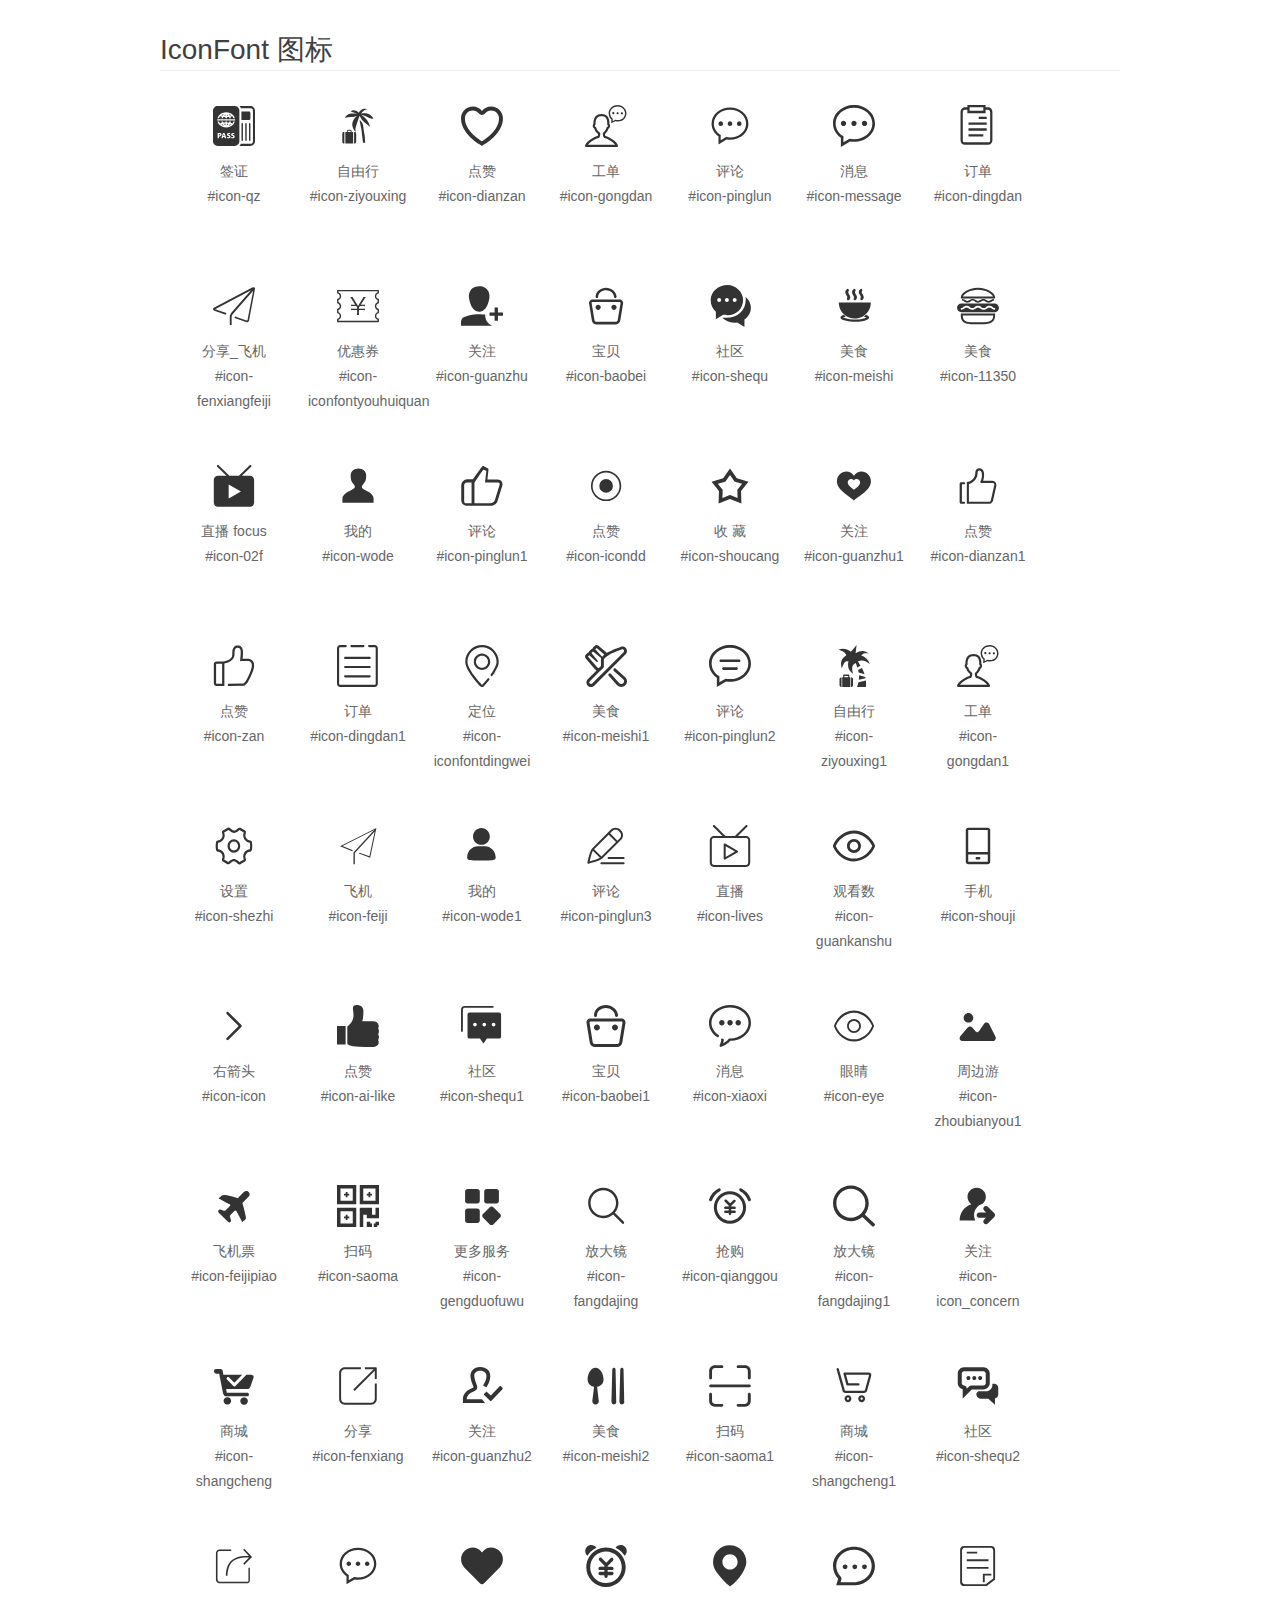
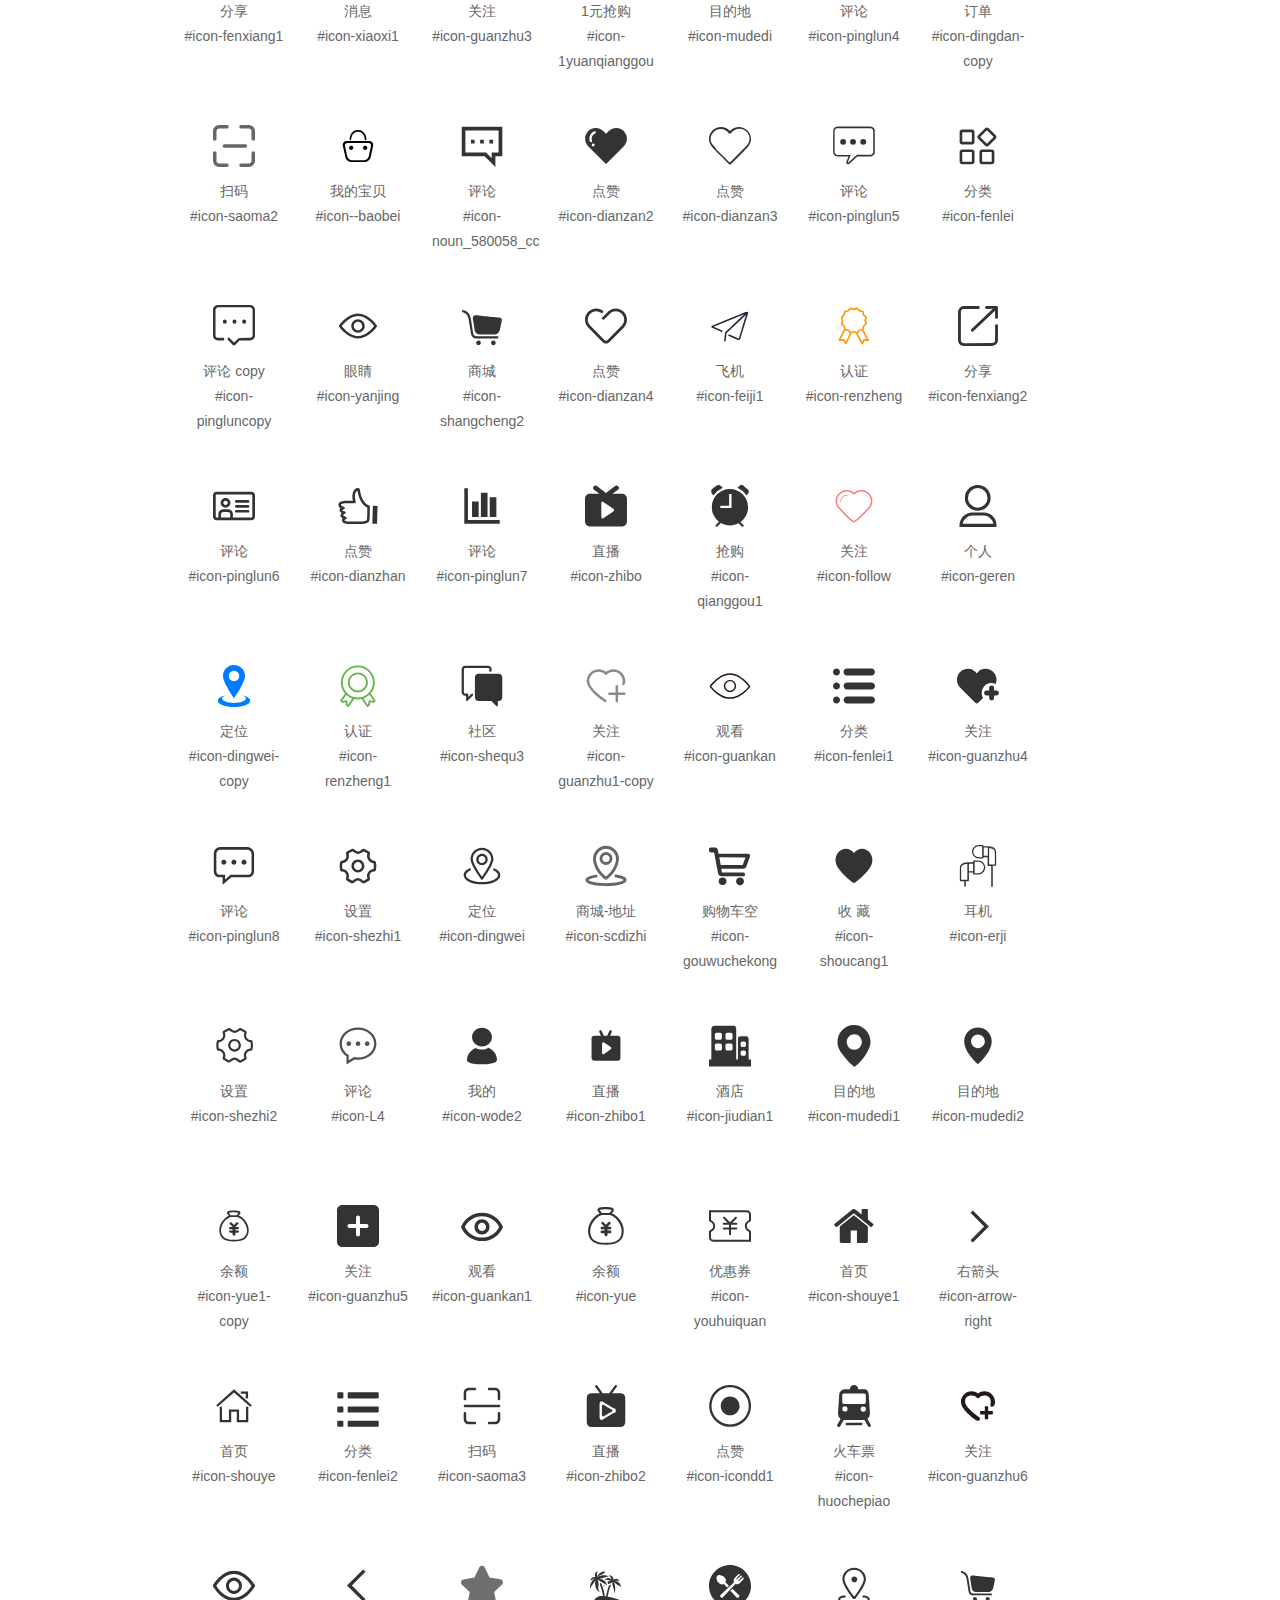
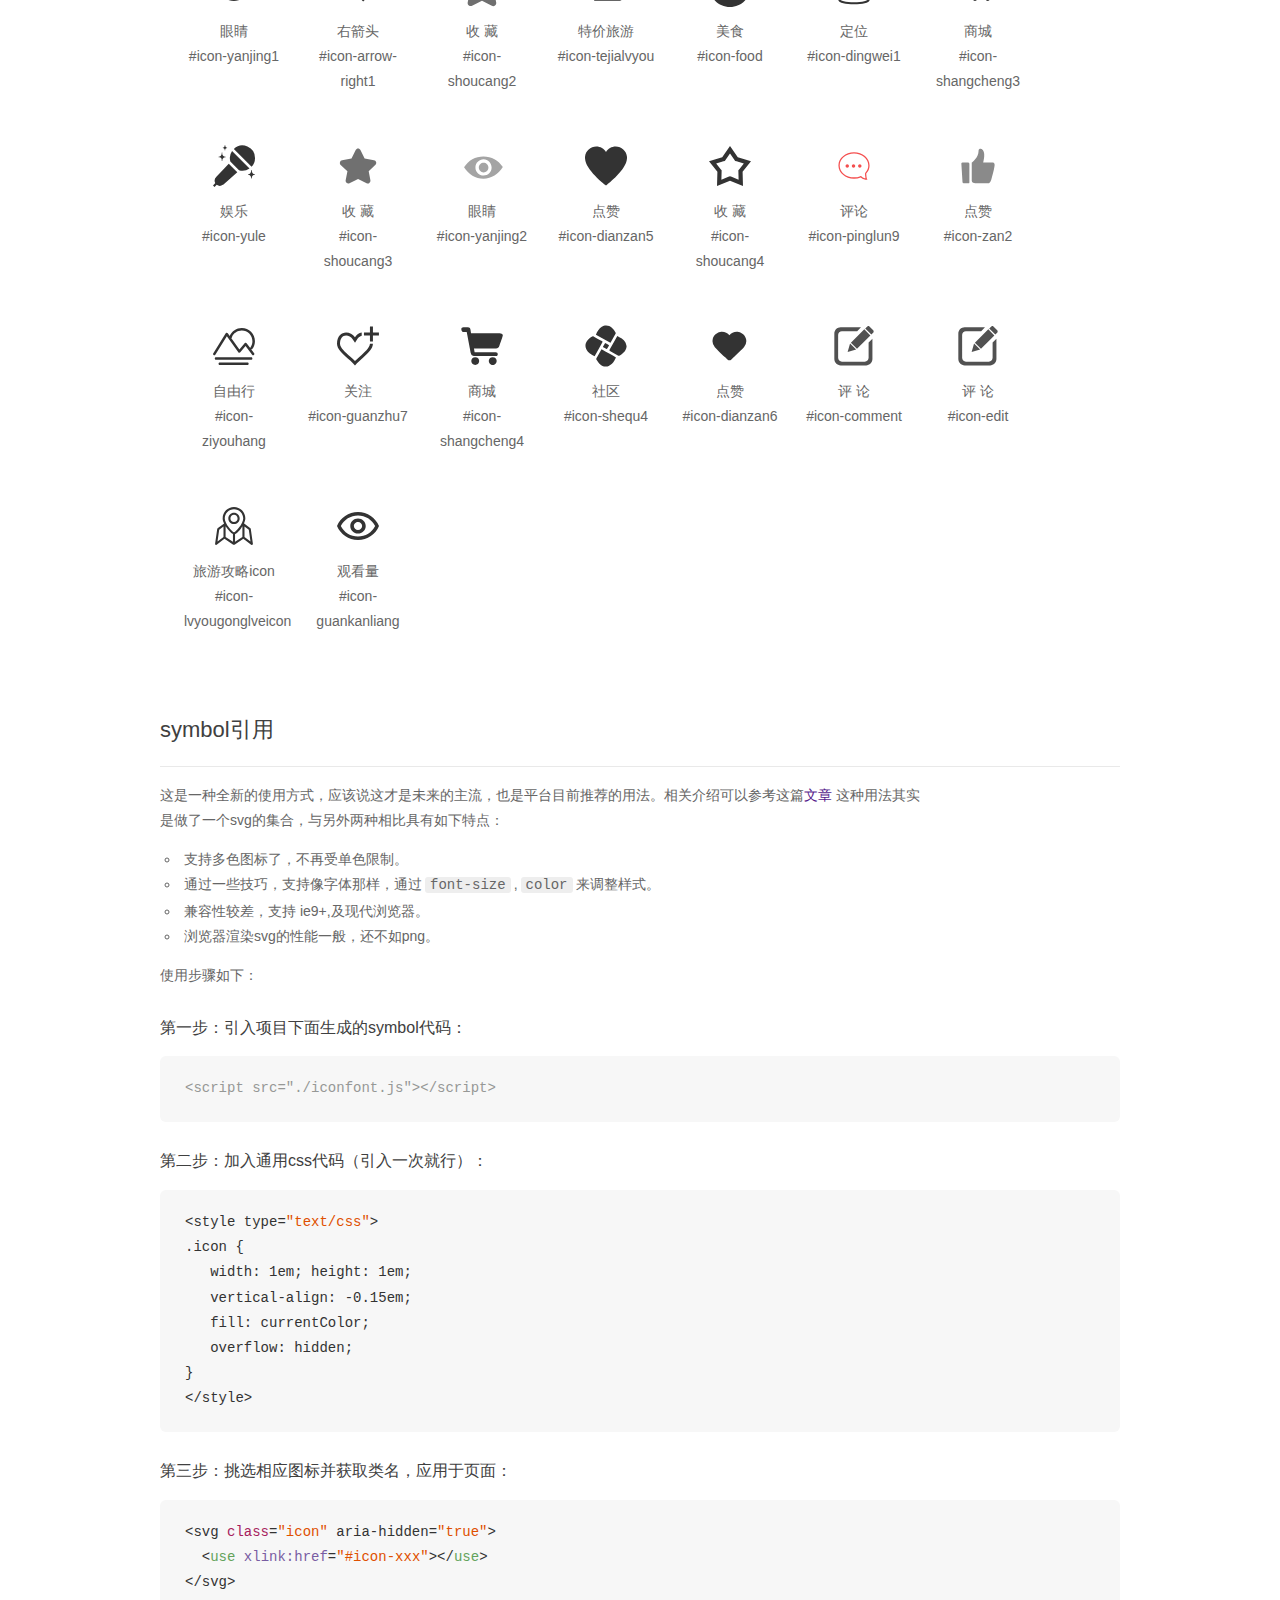
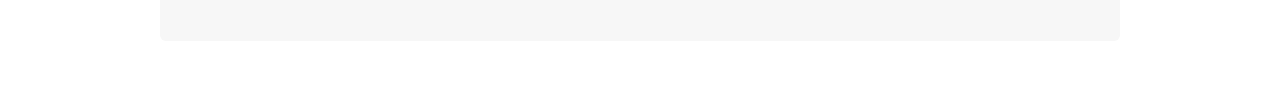
<file: tourism/font_418401_nfu6zvmq7plul3di/demo_symbol.html>
<!DOCTYPE html>
<html>
<head>
    <meta charset="utf-8"/>
    <title>IconFont</title>
    <link rel="stylesheet" href="demo.css">
    <script src="iconfont.js"></script>

    <style type="text/css">
        .icon {
          /* 通过设置 font-size 来改变图标大小 */
          width: 1em; height: 1em;
          /* 图标和文字相邻时，垂直对齐 */
          vertical-align: -0.15em;
          /* 通过设置 color 来改变 SVG 的颜色/fill */
          fill: currentColor;
          /* path 和 stroke 溢出 viewBox 部分在 IE 下会显示
             normalize.css 中也包含这行 */
          overflow: hidden;
        }

    </style>
</head>
<body>
    <div class="main markdown">
        <h1>IconFont 图标</h1>
        <ul class="icon_lists clear">
            
                <li>
                    <svg class="icon" aria-hidden="true">
                        <use xlink:href="#icon-qz"></use>
                    </svg>
                    <div class="name">签证</div>
                    <div class="fontclass">#icon-qz</div>
                </li>
            
                <li>
                    <svg class="icon" aria-hidden="true">
                        <use xlink:href="#icon-ziyouxing"></use>
                    </svg>
                    <div class="name">自由行</div>
                    <div class="fontclass">#icon-ziyouxing</div>
                </li>
            
                <li>
                    <svg class="icon" aria-hidden="true">
                        <use xlink:href="#icon-dianzan"></use>
                    </svg>
                    <div class="name">点赞</div>
                    <div class="fontclass">#icon-dianzan</div>
                </li>
            
                <li>
                    <svg class="icon" aria-hidden="true">
                        <use xlink:href="#icon-gongdan"></use>
                    </svg>
                    <div class="name">工单</div>
                    <div class="fontclass">#icon-gongdan</div>
                </li>
            
                <li>
                    <svg class="icon" aria-hidden="true">
                        <use xlink:href="#icon-pinglun"></use>
                    </svg>
                    <div class="name">评论</div>
                    <div class="fontclass">#icon-pinglun</div>
                </li>
            
                <li>
                    <svg class="icon" aria-hidden="true">
                        <use xlink:href="#icon-message"></use>
                    </svg>
                    <div class="name">消息</div>
                    <div class="fontclass">#icon-message</div>
                </li>
            
                <li>
                    <svg class="icon" aria-hidden="true">
                        <use xlink:href="#icon-dingdan"></use>
                    </svg>
                    <div class="name">订单</div>
                    <div class="fontclass">#icon-dingdan</div>
                </li>
            
                <li>
                    <svg class="icon" aria-hidden="true">
                        <use xlink:href="#icon-fenxiangfeiji"></use>
                    </svg>
                    <div class="name">分享_飞机</div>
                    <div class="fontclass">#icon-fenxiangfeiji</div>
                </li>
            
                <li>
                    <svg class="icon" aria-hidden="true">
                        <use xlink:href="#icon-iconfontyouhuiquan"></use>
                    </svg>
                    <div class="name">优惠券</div>
                    <div class="fontclass">#icon-iconfontyouhuiquan</div>
                </li>
            
                <li>
                    <svg class="icon" aria-hidden="true">
                        <use xlink:href="#icon-guanzhu"></use>
                    </svg>
                    <div class="name">关注</div>
                    <div class="fontclass">#icon-guanzhu</div>
                </li>
            
                <li>
                    <svg class="icon" aria-hidden="true">
                        <use xlink:href="#icon-baobei"></use>
                    </svg>
                    <div class="name">宝贝</div>
                    <div class="fontclass">#icon-baobei</div>
                </li>
            
                <li>
                    <svg class="icon" aria-hidden="true">
                        <use xlink:href="#icon-shequ"></use>
                    </svg>
                    <div class="name">社区</div>
                    <div class="fontclass">#icon-shequ</div>
                </li>
            
                <li>
                    <svg class="icon" aria-hidden="true">
                        <use xlink:href="#icon-meishi"></use>
                    </svg>
                    <div class="name">美食</div>
                    <div class="fontclass">#icon-meishi</div>
                </li>
            
                <li>
                    <svg class="icon" aria-hidden="true">
                        <use xlink:href="#icon-11350"></use>
                    </svg>
                    <div class="name">美食</div>
                    <div class="fontclass">#icon-11350</div>
                </li>
            
                <li>
                    <svg class="icon" aria-hidden="true">
                        <use xlink:href="#icon-02f"></use>
                    </svg>
                    <div class="name">直播 focus</div>
                    <div class="fontclass">#icon-02f</div>
                </li>
            
                <li>
                    <svg class="icon" aria-hidden="true">
                        <use xlink:href="#icon-wode"></use>
                    </svg>
                    <div class="name">我的</div>
                    <div class="fontclass">#icon-wode</div>
                </li>
            
                <li>
                    <svg class="icon" aria-hidden="true">
                        <use xlink:href="#icon-pinglun1"></use>
                    </svg>
                    <div class="name">评论</div>
                    <div class="fontclass">#icon-pinglun1</div>
                </li>
            
                <li>
                    <svg class="icon" aria-hidden="true">
                        <use xlink:href="#icon-icondd"></use>
                    </svg>
                    <div class="name">点赞</div>
                    <div class="fontclass">#icon-icondd</div>
                </li>
            
                <li>
                    <svg class="icon" aria-hidden="true">
                        <use xlink:href="#icon-shoucang"></use>
                    </svg>
                    <div class="name">收 藏</div>
                    <div class="fontclass">#icon-shoucang</div>
                </li>
            
                <li>
                    <svg class="icon" aria-hidden="true">
                        <use xlink:href="#icon-guanzhu1"></use>
                    </svg>
                    <div class="name">关注</div>
                    <div class="fontclass">#icon-guanzhu1</div>
                </li>
            
                <li>
                    <svg class="icon" aria-hidden="true">
                        <use xlink:href="#icon-dianzan1"></use>
                    </svg>
                    <div class="name">点赞</div>
                    <div class="fontclass">#icon-dianzan1</div>
                </li>
            
                <li>
                    <svg class="icon" aria-hidden="true">
                        <use xlink:href="#icon-zan"></use>
                    </svg>
                    <div class="name">点赞</div>
                    <div class="fontclass">#icon-zan</div>
                </li>
            
                <li>
                    <svg class="icon" aria-hidden="true">
                        <use xlink:href="#icon-dingdan1"></use>
                    </svg>
                    <div class="name">订单</div>
                    <div class="fontclass">#icon-dingdan1</div>
                </li>
            
                <li>
                    <svg class="icon" aria-hidden="true">
                        <use xlink:href="#icon-iconfontdingwei"></use>
                    </svg>
                    <div class="name">定位</div>
                    <div class="fontclass">#icon-iconfontdingwei</div>
                </li>
            
                <li>
                    <svg class="icon" aria-hidden="true">
                        <use xlink:href="#icon-meishi1"></use>
                    </svg>
                    <div class="name">美食</div>
                    <div class="fontclass">#icon-meishi1</div>
                </li>
            
                <li>
                    <svg class="icon" aria-hidden="true">
                        <use xlink:href="#icon-pinglun2"></use>
                    </svg>
                    <div class="name">评论</div>
                    <div class="fontclass">#icon-pinglun2</div>
                </li>
            
                <li>
                    <svg class="icon" aria-hidden="true">
                        <use xlink:href="#icon-ziyouxing1"></use>
                    </svg>
                    <div class="name">自由行</div>
                    <div class="fontclass">#icon-ziyouxing1</div>
                </li>
            
                <li>
                    <svg class="icon" aria-hidden="true">
                        <use xlink:href="#icon-gongdan1"></use>
                    </svg>
                    <div class="name">工单</div>
                    <div class="fontclass">#icon-gongdan1</div>
                </li>
            
                <li>
                    <svg class="icon" aria-hidden="true">
                        <use xlink:href="#icon-shezhi"></use>
                    </svg>
                    <div class="name">设置</div>
                    <div class="fontclass">#icon-shezhi</div>
                </li>
            
                <li>
                    <svg class="icon" aria-hidden="true">
                        <use xlink:href="#icon-feiji"></use>
                    </svg>
                    <div class="name">飞机</div>
                    <div class="fontclass">#icon-feiji</div>
                </li>
            
                <li>
                    <svg class="icon" aria-hidden="true">
                        <use xlink:href="#icon-wode1"></use>
                    </svg>
                    <div class="name">我的</div>
                    <div class="fontclass">#icon-wode1</div>
                </li>
            
                <li>
                    <svg class="icon" aria-hidden="true">
                        <use xlink:href="#icon-pinglun3"></use>
                    </svg>
                    <div class="name">评论</div>
                    <div class="fontclass">#icon-pinglun3</div>
                </li>
            
                <li>
                    <svg class="icon" aria-hidden="true">
                        <use xlink:href="#icon-lives"></use>
                    </svg>
                    <div class="name">直播</div>
                    <div class="fontclass">#icon-lives</div>
                </li>
            
                <li>
                    <svg class="icon" aria-hidden="true">
                        <use xlink:href="#icon-guankanshu"></use>
                    </svg>
                    <div class="name">观看数</div>
                    <div class="fontclass">#icon-guankanshu</div>
                </li>
            
                <li>
                    <svg class="icon" aria-hidden="true">
                        <use xlink:href="#icon-shouji"></use>
                    </svg>
                    <div class="name">手机</div>
                    <div class="fontclass">#icon-shouji</div>
                </li>
            
                <li>
                    <svg class="icon" aria-hidden="true">
                        <use xlink:href="#icon-icon"></use>
                    </svg>
                    <div class="name">右箭头</div>
                    <div class="fontclass">#icon-icon</div>
                </li>
            
                <li>
                    <svg class="icon" aria-hidden="true">
                        <use xlink:href="#icon-ai-like"></use>
                    </svg>
                    <div class="name">点赞</div>
                    <div class="fontclass">#icon-ai-like</div>
                </li>
            
                <li>
                    <svg class="icon" aria-hidden="true">
                        <use xlink:href="#icon-shequ1"></use>
                    </svg>
                    <div class="name">社区</div>
                    <div class="fontclass">#icon-shequ1</div>
                </li>
            
                <li>
                    <svg class="icon" aria-hidden="true">
                        <use xlink:href="#icon-baobei1"></use>
                    </svg>
                    <div class="name">宝贝</div>
                    <div class="fontclass">#icon-baobei1</div>
                </li>
            
                <li>
                    <svg class="icon" aria-hidden="true">
                        <use xlink:href="#icon-xiaoxi"></use>
                    </svg>
                    <div class="name">消息</div>
                    <div class="fontclass">#icon-xiaoxi</div>
                </li>
            
                <li>
                    <svg class="icon" aria-hidden="true">
                        <use xlink:href="#icon-eye"></use>
                    </svg>
                    <div class="name">眼睛</div>
                    <div class="fontclass">#icon-eye</div>
                </li>
            
                <li>
                    <svg class="icon" aria-hidden="true">
                        <use xlink:href="#icon-zhoubianyou1"></use>
                    </svg>
                    <div class="name">周边游</div>
                    <div class="fontclass">#icon-zhoubianyou1</div>
                </li>
            
                <li>
                    <svg class="icon" aria-hidden="true">
                        <use xlink:href="#icon-feijipiao"></use>
                    </svg>
                    <div class="name">飞机票</div>
                    <div class="fontclass">#icon-feijipiao</div>
                </li>
            
                <li>
                    <svg class="icon" aria-hidden="true">
                        <use xlink:href="#icon-saoma"></use>
                    </svg>
                    <div class="name">扫码</div>
                    <div class="fontclass">#icon-saoma</div>
                </li>
            
                <li>
                    <svg class="icon" aria-hidden="true">
                        <use xlink:href="#icon-gengduofuwu"></use>
                    </svg>
                    <div class="name">更多服务</div>
                    <div class="fontclass">#icon-gengduofuwu</div>
                </li>
            
                <li>
                    <svg class="icon" aria-hidden="true">
                        <use xlink:href="#icon-fangdajing"></use>
                    </svg>
                    <div class="name">放大镜</div>
                    <div class="fontclass">#icon-fangdajing</div>
                </li>
            
                <li>
                    <svg class="icon" aria-hidden="true">
                        <use xlink:href="#icon-qianggou"></use>
                    </svg>
                    <div class="name">抢购</div>
                    <div class="fontclass">#icon-qianggou</div>
                </li>
            
                <li>
                    <svg class="icon" aria-hidden="true">
                        <use xlink:href="#icon-fangdajing1"></use>
                    </svg>
                    <div class="name">放大镜</div>
                    <div class="fontclass">#icon-fangdajing1</div>
                </li>
            
                <li>
                    <svg class="icon" aria-hidden="true">
                        <use xlink:href="#icon-icon_concern"></use>
                    </svg>
                    <div class="name">关注</div>
                    <div class="fontclass">#icon-icon_concern</div>
                </li>
            
                <li>
                    <svg class="icon" aria-hidden="true">
                        <use xlink:href="#icon-shangcheng"></use>
                    </svg>
                    <div class="name">商城</div>
                    <div class="fontclass">#icon-shangcheng</div>
                </li>
            
                <li>
                    <svg class="icon" aria-hidden="true">
                        <use xlink:href="#icon-fenxiang"></use>
                    </svg>
                    <div class="name">分享</div>
                    <div class="fontclass">#icon-fenxiang</div>
                </li>
            
                <li>
                    <svg class="icon" aria-hidden="true">
                        <use xlink:href="#icon-guanzhu2"></use>
                    </svg>
                    <div class="name">关注</div>
                    <div class="fontclass">#icon-guanzhu2</div>
                </li>
            
                <li>
                    <svg class="icon" aria-hidden="true">
                        <use xlink:href="#icon-meishi2"></use>
                    </svg>
                    <div class="name">美食</div>
                    <div class="fontclass">#icon-meishi2</div>
                </li>
            
                <li>
                    <svg class="icon" aria-hidden="true">
                        <use xlink:href="#icon-saoma1"></use>
                    </svg>
                    <div class="name">扫码</div>
                    <div class="fontclass">#icon-saoma1</div>
                </li>
            
                <li>
                    <svg class="icon" aria-hidden="true">
                        <use xlink:href="#icon-shangcheng1"></use>
                    </svg>
                    <div class="name">商城</div>
                    <div class="fontclass">#icon-shangcheng1</div>
                </li>
            
                <li>
                    <svg class="icon" aria-hidden="true">
                        <use xlink:href="#icon-shequ2"></use>
                    </svg>
                    <div class="name">社区</div>
                    <div class="fontclass">#icon-shequ2</div>
                </li>
            
                <li>
                    <svg class="icon" aria-hidden="true">
                        <use xlink:href="#icon-fenxiang1"></use>
                    </svg>
                    <div class="name">分享</div>
                    <div class="fontclass">#icon-fenxiang1</div>
                </li>
            
                <li>
                    <svg class="icon" aria-hidden="true">
                        <use xlink:href="#icon-xiaoxi1"></use>
                    </svg>
                    <div class="name">消息</div>
                    <div class="fontclass">#icon-xiaoxi1</div>
                </li>
            
                <li>
                    <svg class="icon" aria-hidden="true">
                        <use xlink:href="#icon-guanzhu3"></use>
                    </svg>
                    <div class="name">关注</div>
                    <div class="fontclass">#icon-guanzhu3</div>
                </li>
            
                <li>
                    <svg class="icon" aria-hidden="true">
                        <use xlink:href="#icon-1yuanqianggou"></use>
                    </svg>
                    <div class="name">1元抢购</div>
                    <div class="fontclass">#icon-1yuanqianggou</div>
                </li>
            
                <li>
                    <svg class="icon" aria-hidden="true">
                        <use xlink:href="#icon-mudedi"></use>
                    </svg>
                    <div class="name">目的地</div>
                    <div class="fontclass">#icon-mudedi</div>
                </li>
            
                <li>
                    <svg class="icon" aria-hidden="true">
                        <use xlink:href="#icon-pinglun4"></use>
                    </svg>
                    <div class="name">评论</div>
                    <div class="fontclass">#icon-pinglun4</div>
                </li>
            
                <li>
                    <svg class="icon" aria-hidden="true">
                        <use xlink:href="#icon-dingdan-copy"></use>
                    </svg>
                    <div class="name">订单</div>
                    <div class="fontclass">#icon-dingdan-copy</div>
                </li>
            
                <li>
                    <svg class="icon" aria-hidden="true">
                        <use xlink:href="#icon-saoma2"></use>
                    </svg>
                    <div class="name">扫码</div>
                    <div class="fontclass">#icon-saoma2</div>
                </li>
            
                <li>
                    <svg class="icon" aria-hidden="true">
                        <use xlink:href="#icon--baobei"></use>
                    </svg>
                    <div class="name">我的宝贝</div>
                    <div class="fontclass">#icon--baobei</div>
                </li>
            
                <li>
                    <svg class="icon" aria-hidden="true">
                        <use xlink:href="#icon-noun_580058_cc"></use>
                    </svg>
                    <div class="name">评论</div>
                    <div class="fontclass">#icon-noun_580058_cc</div>
                </li>
            
                <li>
                    <svg class="icon" aria-hidden="true">
                        <use xlink:href="#icon-dianzan2"></use>
                    </svg>
                    <div class="name">点赞</div>
                    <div class="fontclass">#icon-dianzan2</div>
                </li>
            
                <li>
                    <svg class="icon" aria-hidden="true">
                        <use xlink:href="#icon-dianzan3"></use>
                    </svg>
                    <div class="name">点赞</div>
                    <div class="fontclass">#icon-dianzan3</div>
                </li>
            
                <li>
                    <svg class="icon" aria-hidden="true">
                        <use xlink:href="#icon-pinglun5"></use>
                    </svg>
                    <div class="name">评论</div>
                    <div class="fontclass">#icon-pinglun5</div>
                </li>
            
                <li>
                    <svg class="icon" aria-hidden="true">
                        <use xlink:href="#icon-fenlei"></use>
                    </svg>
                    <div class="name">分类</div>
                    <div class="fontclass">#icon-fenlei</div>
                </li>
            
                <li>
                    <svg class="icon" aria-hidden="true">
                        <use xlink:href="#icon-pingluncopy"></use>
                    </svg>
                    <div class="name">评论 copy</div>
                    <div class="fontclass">#icon-pingluncopy</div>
                </li>
            
                <li>
                    <svg class="icon" aria-hidden="true">
                        <use xlink:href="#icon-yanjing"></use>
                    </svg>
                    <div class="name">眼睛</div>
                    <div class="fontclass">#icon-yanjing</div>
                </li>
            
                <li>
                    <svg class="icon" aria-hidden="true">
                        <use xlink:href="#icon-shangcheng2"></use>
                    </svg>
                    <div class="name">商城</div>
                    <div class="fontclass">#icon-shangcheng2</div>
                </li>
            
                <li>
                    <svg class="icon" aria-hidden="true">
                        <use xlink:href="#icon-dianzan4"></use>
                    </svg>
                    <div class="name">点赞</div>
                    <div class="fontclass">#icon-dianzan4</div>
                </li>
            
                <li>
                    <svg class="icon" aria-hidden="true">
                        <use xlink:href="#icon-feiji1"></use>
                    </svg>
                    <div class="name">飞机</div>
                    <div class="fontclass">#icon-feiji1</div>
                </li>
            
                <li>
                    <svg class="icon" aria-hidden="true">
                        <use xlink:href="#icon-renzheng"></use>
                    </svg>
                    <div class="name">认证</div>
                    <div class="fontclass">#icon-renzheng</div>
                </li>
            
                <li>
                    <svg class="icon" aria-hidden="true">
                        <use xlink:href="#icon-fenxiang2"></use>
                    </svg>
                    <div class="name">分享</div>
                    <div class="fontclass">#icon-fenxiang2</div>
                </li>
            
                <li>
                    <svg class="icon" aria-hidden="true">
                        <use xlink:href="#icon-pinglun6"></use>
                    </svg>
                    <div class="name">评论</div>
                    <div class="fontclass">#icon-pinglun6</div>
                </li>
            
                <li>
                    <svg class="icon" aria-hidden="true">
                        <use xlink:href="#icon-dianzhan"></use>
                    </svg>
                    <div class="name">点赞</div>
                    <div class="fontclass">#icon-dianzhan</div>
                </li>
            
                <li>
                    <svg class="icon" aria-hidden="true">
                        <use xlink:href="#icon-pinglun7"></use>
                    </svg>
                    <div class="name">评论</div>
                    <div class="fontclass">#icon-pinglun7</div>
                </li>
            
                <li>
                    <svg class="icon" aria-hidden="true">
                        <use xlink:href="#icon-zhibo"></use>
                    </svg>
                    <div class="name">直播</div>
                    <div class="fontclass">#icon-zhibo</div>
                </li>
            
                <li>
                    <svg class="icon" aria-hidden="true">
                        <use xlink:href="#icon-qianggou1"></use>
                    </svg>
                    <div class="name">抢购</div>
                    <div class="fontclass">#icon-qianggou1</div>
                </li>
            
                <li>
                    <svg class="icon" aria-hidden="true">
                        <use xlink:href="#icon-follow"></use>
                    </svg>
                    <div class="name">关注</div>
                    <div class="fontclass">#icon-follow</div>
                </li>
            
                <li>
                    <svg class="icon" aria-hidden="true">
                        <use xlink:href="#icon-geren"></use>
                    </svg>
                    <div class="name">个人</div>
                    <div class="fontclass">#icon-geren</div>
                </li>
            
                <li>
                    <svg class="icon" aria-hidden="true">
                        <use xlink:href="#icon-dingwei-copy"></use>
                    </svg>
                    <div class="name">定位</div>
                    <div class="fontclass">#icon-dingwei-copy</div>
                </li>
            
                <li>
                    <svg class="icon" aria-hidden="true">
                        <use xlink:href="#icon-renzheng1"></use>
                    </svg>
                    <div class="name">认证</div>
                    <div class="fontclass">#icon-renzheng1</div>
                </li>
            
                <li>
                    <svg class="icon" aria-hidden="true">
                        <use xlink:href="#icon-shequ3"></use>
                    </svg>
                    <div class="name">社区</div>
                    <div class="fontclass">#icon-shequ3</div>
                </li>
            
                <li>
                    <svg class="icon" aria-hidden="true">
                        <use xlink:href="#icon-guanzhu1-copy"></use>
                    </svg>
                    <div class="name">关注</div>
                    <div class="fontclass">#icon-guanzhu1-copy</div>
                </li>
            
                <li>
                    <svg class="icon" aria-hidden="true">
                        <use xlink:href="#icon-guankan"></use>
                    </svg>
                    <div class="name">观看</div>
                    <div class="fontclass">#icon-guankan</div>
                </li>
            
                <li>
                    <svg class="icon" aria-hidden="true">
                        <use xlink:href="#icon-fenlei1"></use>
                    </svg>
                    <div class="name">分类</div>
                    <div class="fontclass">#icon-fenlei1</div>
                </li>
            
                <li>
                    <svg class="icon" aria-hidden="true">
                        <use xlink:href="#icon-guanzhu4"></use>
                    </svg>
                    <div class="name">关注</div>
                    <div class="fontclass">#icon-guanzhu4</div>
                </li>
            
                <li>
                    <svg class="icon" aria-hidden="true">
                        <use xlink:href="#icon-pinglun8"></use>
                    </svg>
                    <div class="name">评论</div>
                    <div class="fontclass">#icon-pinglun8</div>
                </li>
            
                <li>
                    <svg class="icon" aria-hidden="true">
                        <use xlink:href="#icon-shezhi1"></use>
                    </svg>
                    <div class="name">设置</div>
                    <div class="fontclass">#icon-shezhi1</div>
                </li>
            
                <li>
                    <svg class="icon" aria-hidden="true">
                        <use xlink:href="#icon-dingwei"></use>
                    </svg>
                    <div class="name">定位</div>
                    <div class="fontclass">#icon-dingwei</div>
                </li>
            
                <li>
                    <svg class="icon" aria-hidden="true">
                        <use xlink:href="#icon-scdizhi"></use>
                    </svg>
                    <div class="name">商城-地址</div>
                    <div class="fontclass">#icon-scdizhi</div>
                </li>
            
                <li>
                    <svg class="icon" aria-hidden="true">
                        <use xlink:href="#icon-gouwuchekong"></use>
                    </svg>
                    <div class="name">购物车空</div>
                    <div class="fontclass">#icon-gouwuchekong</div>
                </li>
            
                <li>
                    <svg class="icon" aria-hidden="true">
                        <use xlink:href="#icon-shoucang1"></use>
                    </svg>
                    <div class="name">收 藏</div>
                    <div class="fontclass">#icon-shoucang1</div>
                </li>
            
                <li>
                    <svg class="icon" aria-hidden="true">
                        <use xlink:href="#icon-erji"></use>
                    </svg>
                    <div class="name">耳机</div>
                    <div class="fontclass">#icon-erji</div>
                </li>
            
                <li>
                    <svg class="icon" aria-hidden="true">
                        <use xlink:href="#icon-shezhi2"></use>
                    </svg>
                    <div class="name">设置</div>
                    <div class="fontclass">#icon-shezhi2</div>
                </li>
            
                <li>
                    <svg class="icon" aria-hidden="true">
                        <use xlink:href="#icon-L4"></use>
                    </svg>
                    <div class="name">评论</div>
                    <div class="fontclass">#icon-L4</div>
                </li>
            
                <li>
                    <svg class="icon" aria-hidden="true">
                        <use xlink:href="#icon-wode2"></use>
                    </svg>
                    <div class="name">我的</div>
                    <div class="fontclass">#icon-wode2</div>
                </li>
            
                <li>
                    <svg class="icon" aria-hidden="true">
                        <use xlink:href="#icon-zhibo1"></use>
                    </svg>
                    <div class="name">直播</div>
                    <div class="fontclass">#icon-zhibo1</div>
                </li>
            
                <li>
                    <svg class="icon" aria-hidden="true">
                        <use xlink:href="#icon-jiudian1"></use>
                    </svg>
                    <div class="name">酒店</div>
                    <div class="fontclass">#icon-jiudian1</div>
                </li>
            
                <li>
                    <svg class="icon" aria-hidden="true">
                        <use xlink:href="#icon-mudedi1"></use>
                    </svg>
                    <div class="name">目的地</div>
                    <div class="fontclass">#icon-mudedi1</div>
                </li>
            
                <li>
                    <svg class="icon" aria-hidden="true">
                        <use xlink:href="#icon-mudedi2"></use>
                    </svg>
                    <div class="name">目的地</div>
                    <div class="fontclass">#icon-mudedi2</div>
                </li>
            
                <li>
                    <svg class="icon" aria-hidden="true">
                        <use xlink:href="#icon-yue1-copy"></use>
                    </svg>
                    <div class="name">余额</div>
                    <div class="fontclass">#icon-yue1-copy</div>
                </li>
            
                <li>
                    <svg class="icon" aria-hidden="true">
                        <use xlink:href="#icon-guanzhu5"></use>
                    </svg>
                    <div class="name">关注</div>
                    <div class="fontclass">#icon-guanzhu5</div>
                </li>
            
                <li>
                    <svg class="icon" aria-hidden="true">
                        <use xlink:href="#icon-guankan1"></use>
                    </svg>
                    <div class="name">观看</div>
                    <div class="fontclass">#icon-guankan1</div>
                </li>
            
                <li>
                    <svg class="icon" aria-hidden="true">
                        <use xlink:href="#icon-yue"></use>
                    </svg>
                    <div class="name">余额</div>
                    <div class="fontclass">#icon-yue</div>
                </li>
            
                <li>
                    <svg class="icon" aria-hidden="true">
                        <use xlink:href="#icon-youhuiquan"></use>
                    </svg>
                    <div class="name">优惠券</div>
                    <div class="fontclass">#icon-youhuiquan</div>
                </li>
            
                <li>
                    <svg class="icon" aria-hidden="true">
                        <use xlink:href="#icon-shouye1"></use>
                    </svg>
                    <div class="name">首页</div>
                    <div class="fontclass">#icon-shouye1</div>
                </li>
            
                <li>
                    <svg class="icon" aria-hidden="true">
                        <use xlink:href="#icon-arrow-right"></use>
                    </svg>
                    <div class="name">右箭头</div>
                    <div class="fontclass">#icon-arrow-right</div>
                </li>
            
                <li>
                    <svg class="icon" aria-hidden="true">
                        <use xlink:href="#icon-shouye"></use>
                    </svg>
                    <div class="name">首页 </div>
                    <div class="fontclass">#icon-shouye</div>
                </li>
            
                <li>
                    <svg class="icon" aria-hidden="true">
                        <use xlink:href="#icon-fenlei2"></use>
                    </svg>
                    <div class="name">分类</div>
                    <div class="fontclass">#icon-fenlei2</div>
                </li>
            
                <li>
                    <svg class="icon" aria-hidden="true">
                        <use xlink:href="#icon-saoma3"></use>
                    </svg>
                    <div class="name">扫码</div>
                    <div class="fontclass">#icon-saoma3</div>
                </li>
            
                <li>
                    <svg class="icon" aria-hidden="true">
                        <use xlink:href="#icon-zhibo2"></use>
                    </svg>
                    <div class="name">直播</div>
                    <div class="fontclass">#icon-zhibo2</div>
                </li>
            
                <li>
                    <svg class="icon" aria-hidden="true">
                        <use xlink:href="#icon-icondd1"></use>
                    </svg>
                    <div class="name">点赞</div>
                    <div class="fontclass">#icon-icondd1</div>
                </li>
            
                <li>
                    <svg class="icon" aria-hidden="true">
                        <use xlink:href="#icon-huochepiao"></use>
                    </svg>
                    <div class="name">火车票</div>
                    <div class="fontclass">#icon-huochepiao</div>
                </li>
            
                <li>
                    <svg class="icon" aria-hidden="true">
                        <use xlink:href="#icon-guanzhu6"></use>
                    </svg>
                    <div class="name">关注</div>
                    <div class="fontclass">#icon-guanzhu6</div>
                </li>
            
                <li>
                    <svg class="icon" aria-hidden="true">
                        <use xlink:href="#icon-yanjing1"></use>
                    </svg>
                    <div class="name">眼睛</div>
                    <div class="fontclass">#icon-yanjing1</div>
                </li>
            
                <li>
                    <svg class="icon" aria-hidden="true">
                        <use xlink:href="#icon-arrow-right1"></use>
                    </svg>
                    <div class="name">右箭头</div>
                    <div class="fontclass">#icon-arrow-right1</div>
                </li>
            
                <li>
                    <svg class="icon" aria-hidden="true">
                        <use xlink:href="#icon-shoucang2"></use>
                    </svg>
                    <div class="name">收 藏</div>
                    <div class="fontclass">#icon-shoucang2</div>
                </li>
            
                <li>
                    <svg class="icon" aria-hidden="true">
                        <use xlink:href="#icon-tejialvyou"></use>
                    </svg>
                    <div class="name">特价旅游</div>
                    <div class="fontclass">#icon-tejialvyou</div>
                </li>
            
                <li>
                    <svg class="icon" aria-hidden="true">
                        <use xlink:href="#icon-food"></use>
                    </svg>
                    <div class="name">美食</div>
                    <div class="fontclass">#icon-food</div>
                </li>
            
                <li>
                    <svg class="icon" aria-hidden="true">
                        <use xlink:href="#icon-dingwei1"></use>
                    </svg>
                    <div class="name">定位</div>
                    <div class="fontclass">#icon-dingwei1</div>
                </li>
            
                <li>
                    <svg class="icon" aria-hidden="true">
                        <use xlink:href="#icon-shangcheng3"></use>
                    </svg>
                    <div class="name">商城</div>
                    <div class="fontclass">#icon-shangcheng3</div>
                </li>
            
                <li>
                    <svg class="icon" aria-hidden="true">
                        <use xlink:href="#icon-yule"></use>
                    </svg>
                    <div class="name">娱乐</div>
                    <div class="fontclass">#icon-yule</div>
                </li>
            
                <li>
                    <svg class="icon" aria-hidden="true">
                        <use xlink:href="#icon-shoucang3"></use>
                    </svg>
                    <div class="name">收 藏</div>
                    <div class="fontclass">#icon-shoucang3</div>
                </li>
            
                <li>
                    <svg class="icon" aria-hidden="true">
                        <use xlink:href="#icon-yanjing2"></use>
                    </svg>
                    <div class="name">眼睛</div>
                    <div class="fontclass">#icon-yanjing2</div>
                </li>
            
                <li>
                    <svg class="icon" aria-hidden="true">
                        <use xlink:href="#icon-dianzan5"></use>
                    </svg>
                    <div class="name">点赞</div>
                    <div class="fontclass">#icon-dianzan5</div>
                </li>
            
                <li>
                    <svg class="icon" aria-hidden="true">
                        <use xlink:href="#icon-shoucang4"></use>
                    </svg>
                    <div class="name">收 藏</div>
                    <div class="fontclass">#icon-shoucang4</div>
                </li>
            
                <li>
                    <svg class="icon" aria-hidden="true">
                        <use xlink:href="#icon-pinglun9"></use>
                    </svg>
                    <div class="name">评论</div>
                    <div class="fontclass">#icon-pinglun9</div>
                </li>
            
                <li>
                    <svg class="icon" aria-hidden="true">
                        <use xlink:href="#icon-zan2"></use>
                    </svg>
                    <div class="name">点赞</div>
                    <div class="fontclass">#icon-zan2</div>
                </li>
            
                <li>
                    <svg class="icon" aria-hidden="true">
                        <use xlink:href="#icon-ziyouhang"></use>
                    </svg>
                    <div class="name">自由行</div>
                    <div class="fontclass">#icon-ziyouhang</div>
                </li>
            
                <li>
                    <svg class="icon" aria-hidden="true">
                        <use xlink:href="#icon-guanzhu7"></use>
                    </svg>
                    <div class="name">关注</div>
                    <div class="fontclass">#icon-guanzhu7</div>
                </li>
            
                <li>
                    <svg class="icon" aria-hidden="true">
                        <use xlink:href="#icon-shangcheng4"></use>
                    </svg>
                    <div class="name">商城</div>
                    <div class="fontclass">#icon-shangcheng4</div>
                </li>
            
                <li>
                    <svg class="icon" aria-hidden="true">
                        <use xlink:href="#icon-shequ4"></use>
                    </svg>
                    <div class="name">社区</div>
                    <div class="fontclass">#icon-shequ4</div>
                </li>
            
                <li>
                    <svg class="icon" aria-hidden="true">
                        <use xlink:href="#icon-dianzan6"></use>
                    </svg>
                    <div class="name">点赞</div>
                    <div class="fontclass">#icon-dianzan6</div>
                </li>
            
                <li>
                    <svg class="icon" aria-hidden="true">
                        <use xlink:href="#icon-comment"></use>
                    </svg>
                    <div class="name">评 论</div>
                    <div class="fontclass">#icon-comment</div>
                </li>
            
                <li>
                    <svg class="icon" aria-hidden="true">
                        <use xlink:href="#icon-edit"></use>
                    </svg>
                    <div class="name">评 论</div>
                    <div class="fontclass">#icon-edit</div>
                </li>
            
                <li>
                    <svg class="icon" aria-hidden="true">
                        <use xlink:href="#icon-lvyougonglveicon"></use>
                    </svg>
                    <div class="name">旅游攻略icon</div>
                    <div class="fontclass">#icon-lvyougonglveicon</div>
                </li>
            
                <li>
                    <svg class="icon" aria-hidden="true">
                        <use xlink:href="#icon-guankanliang"></use>
                    </svg>
                    <div class="name">观看量</div>
                    <div class="fontclass">#icon-guankanliang</div>
                </li>
            
        </ul>


        <h2 id="symbol-">symbol引用</h2>
        <hr>

        <p>这是一种全新的使用方式，应该说这才是未来的主流，也是平台目前推荐的用法。相关介绍可以参考这篇<a href="">文章</a>
        这种用法其实是做了一个svg的集合，与另外两种相比具有如下特点：</p>
        <ul>
          <li>支持多色图标了，不再受单色限制。</li>
          <li>通过一些技巧，支持像字体那样，通过<code>font-size</code>,<code>color</code>来调整样式。</li>
          <li>兼容性较差，支持 ie9+,及现代浏览器。</li>
          <li>浏览器渲染svg的性能一般，还不如png。</li>
        </ul>
        <p>使用步骤如下：</p>
        <h3 id="-symbol-">第一步：引入项目下面生成的symbol代码：</h3>
        <pre><code class="lang-js hljs javascript"><span class="hljs-comment">&lt;script src="./iconfont.js"&gt;&lt;/script&gt;</span></code></pre>
        <h3 id="-css-">第二步：加入通用css代码（引入一次就行）：</h3>
        <pre><code class="lang-js hljs javascript">&lt;style type=<span class="hljs-string">"text/css"</span>&gt;
.icon {
   width: <span class="hljs-number">1</span>em; height: <span class="hljs-number">1</span>em;
   vertical-align: <span class="hljs-number">-0.15</span>em;
   fill: currentColor;
   overflow: hidden;
}
&lt;<span class="hljs-regexp">/style&gt;</span></code></pre>
        <h3 id="-">第三步：挑选相应图标并获取类名，应用于页面：</h3>
        <pre><code class="lang-js hljs javascript">&lt;svg <span class="hljs-class"><span class="hljs-keyword">class</span></span>=<span class="hljs-string">"icon"</span> aria-hidden=<span class="hljs-string">"true"</span>&gt;<span class="xml"><span class="hljs-tag">
  &lt;<span class="hljs-name">use</span> <span class="hljs-attr">xlink:href</span>=<span class="hljs-string">"#icon-xxx"</span>&gt;</span><span class="hljs-tag">&lt;/<span class="hljs-name">use</span>&gt;</span>
</span>&lt;<span class="hljs-regexp">/svg&gt;
        </span></code></pre>
    </div>
</body>
</html>
</file>
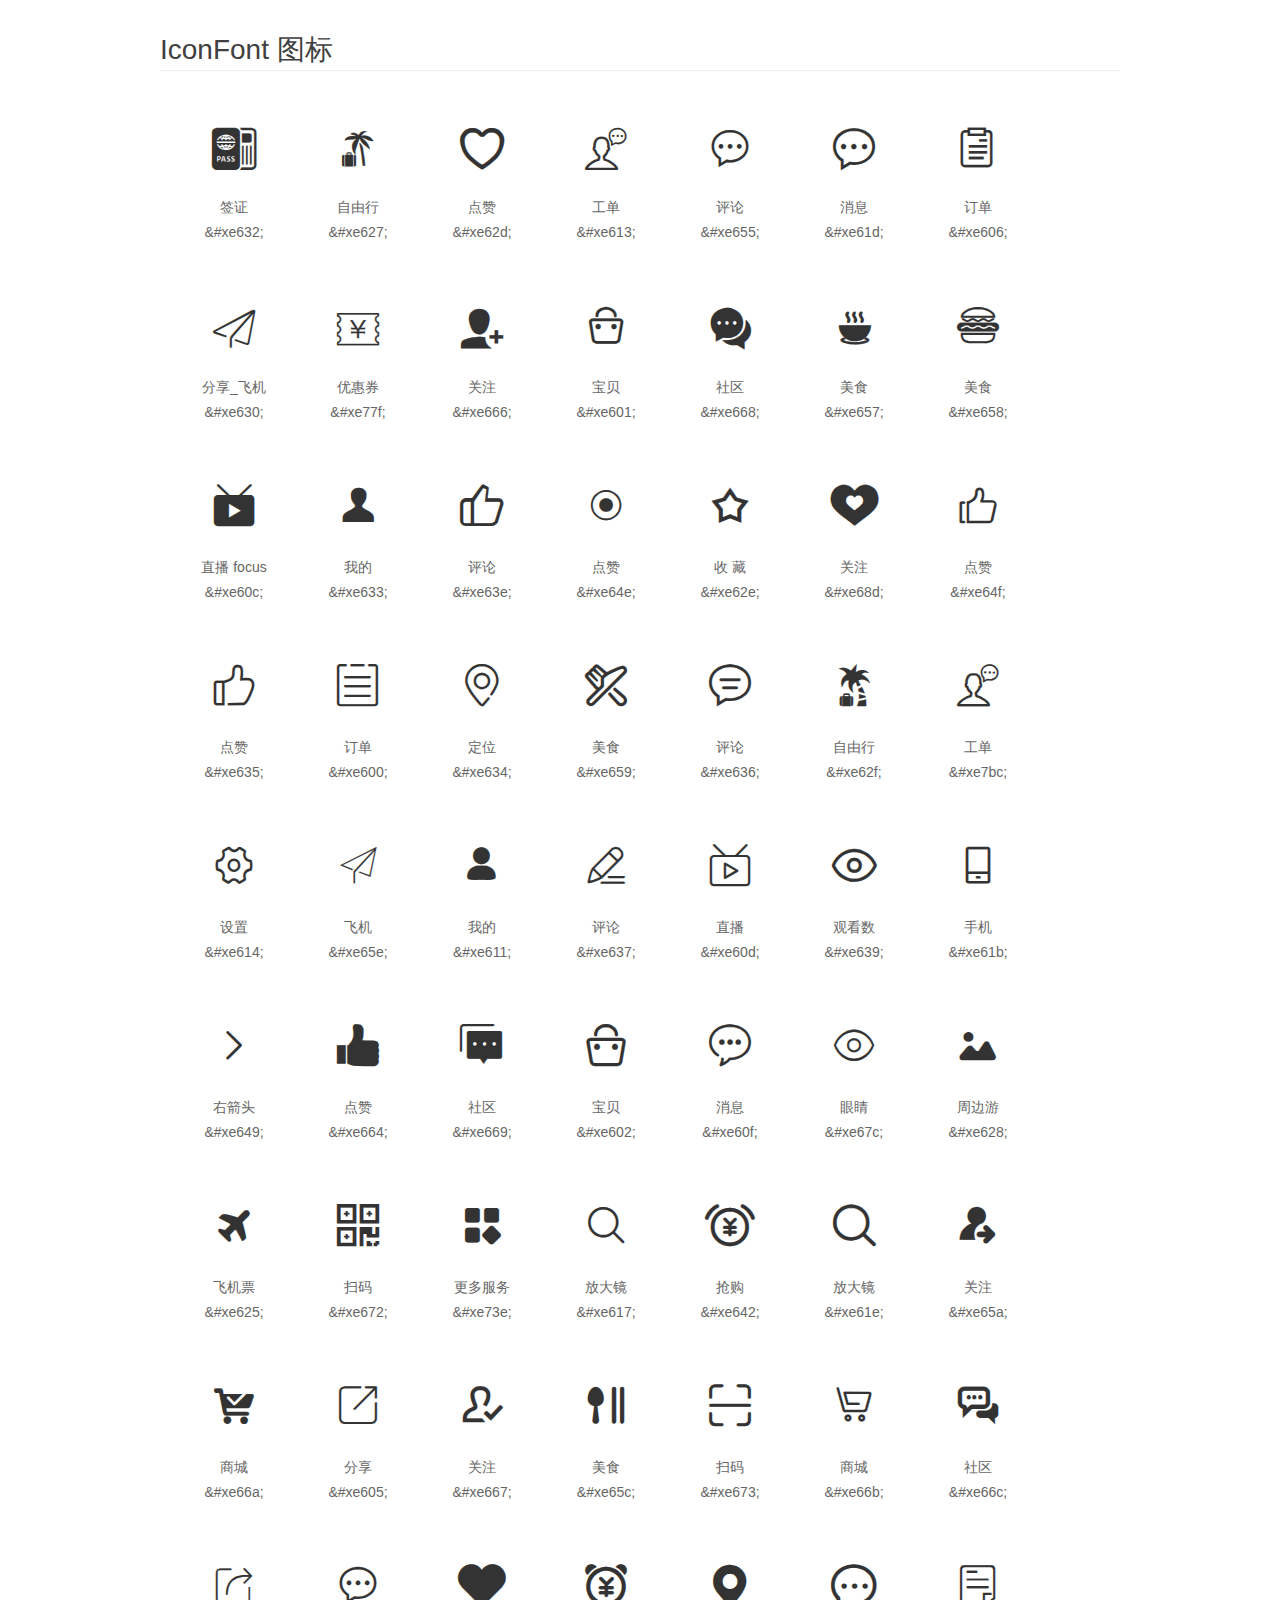
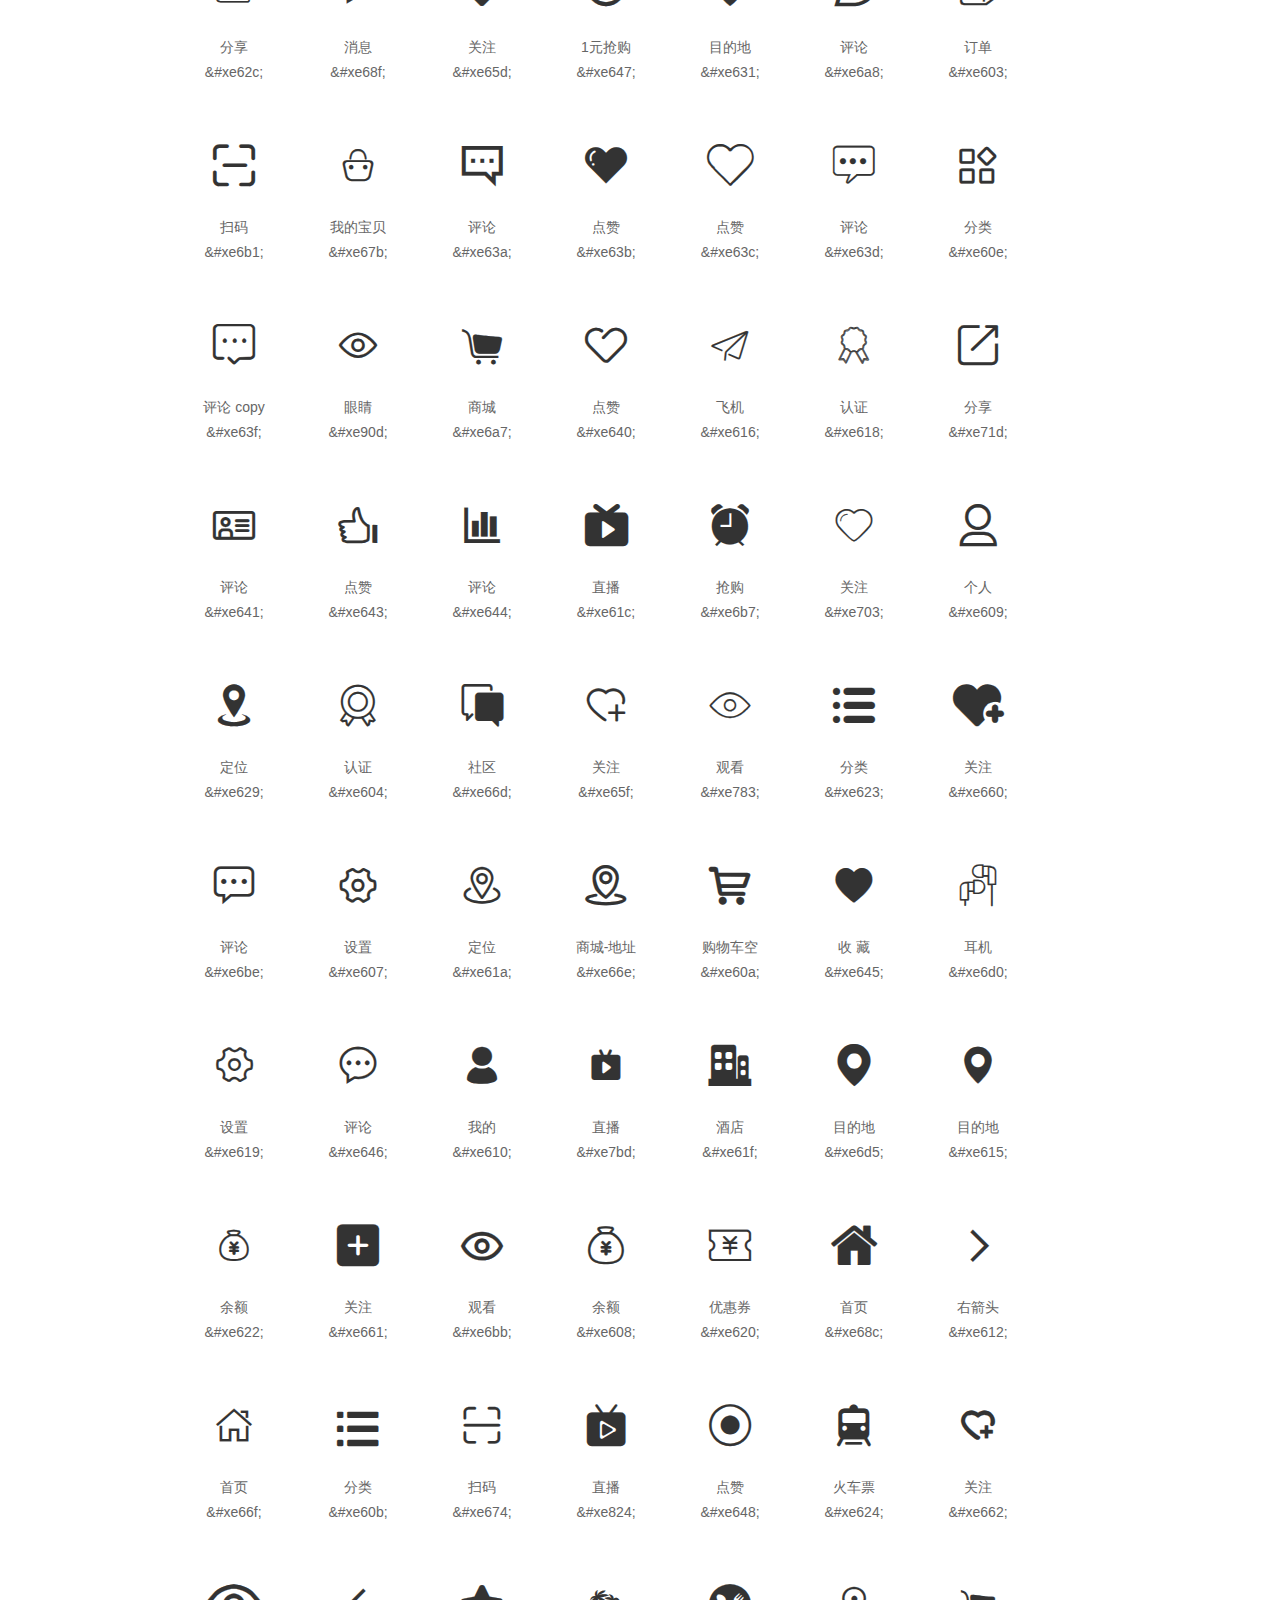
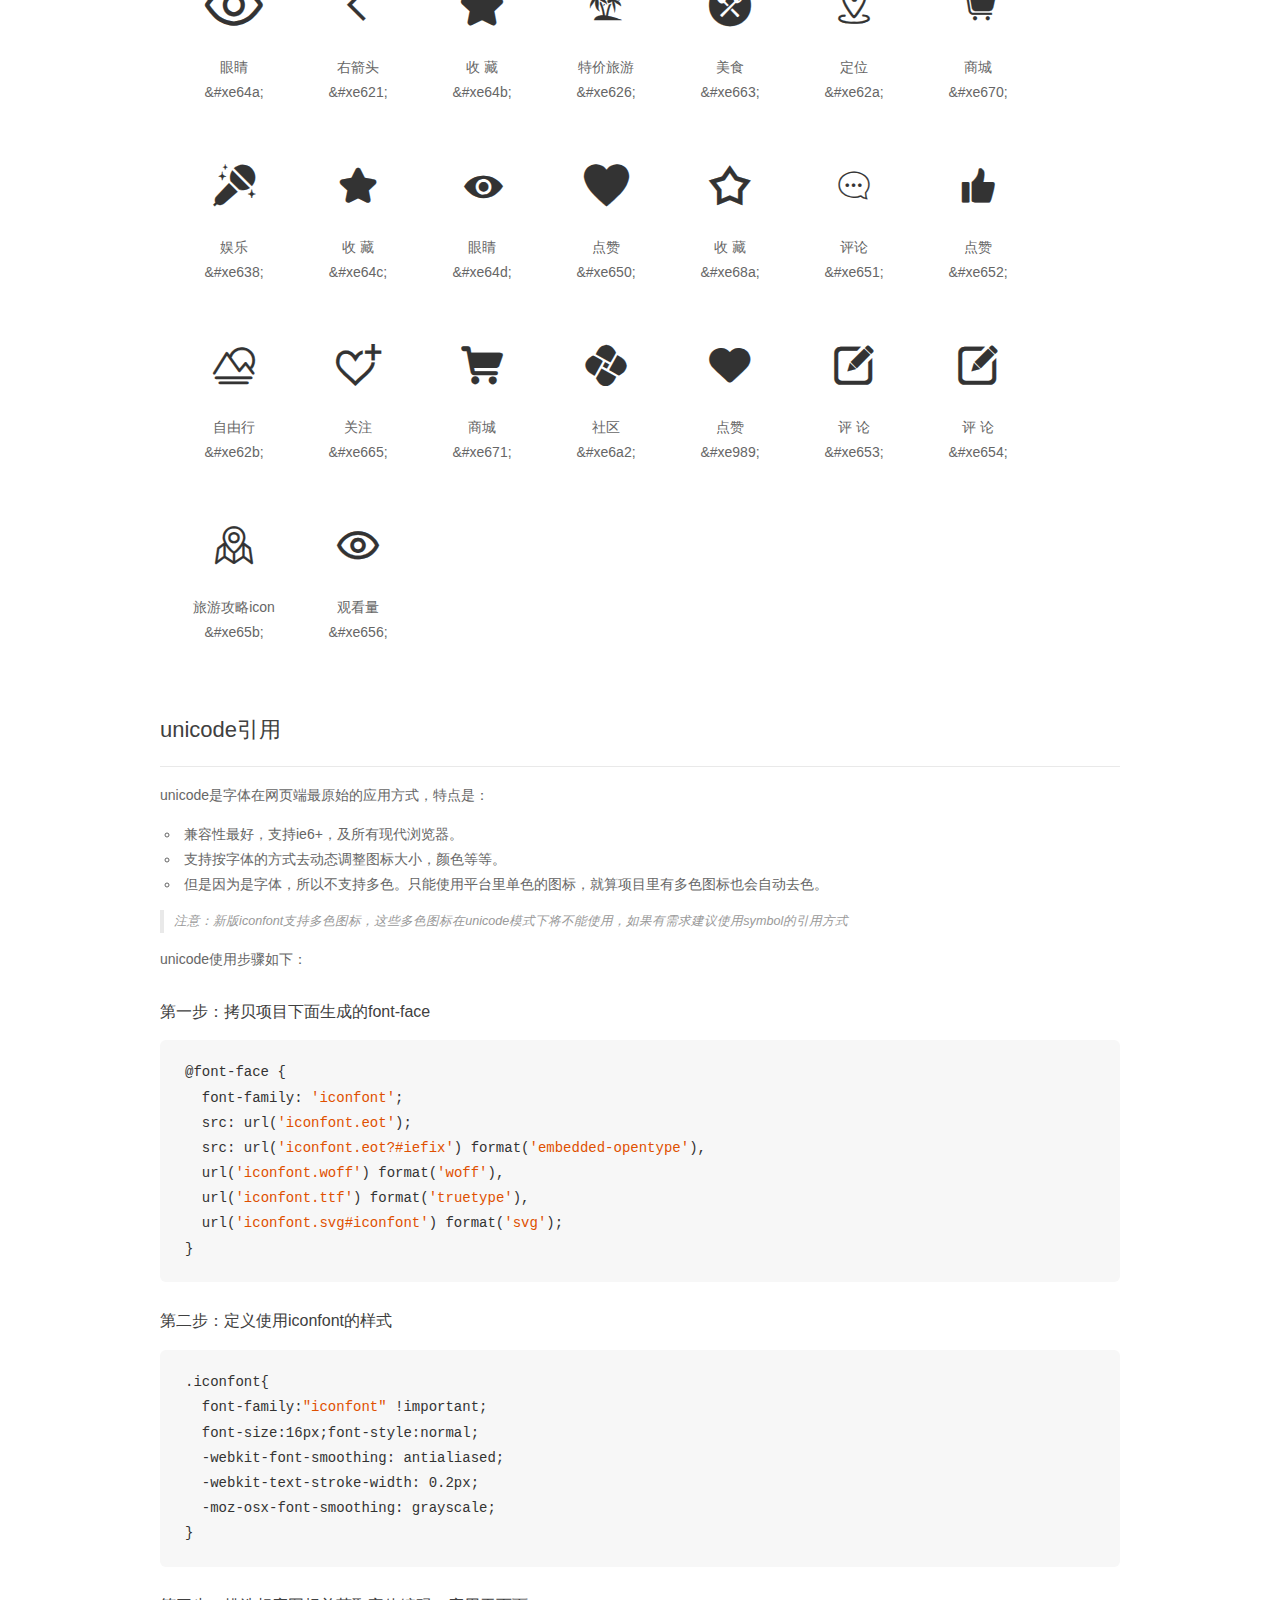
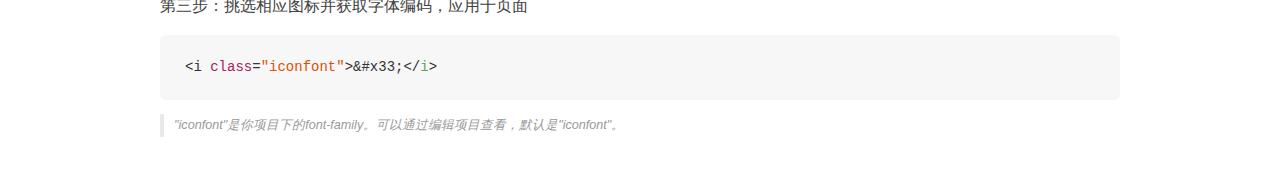
<file: tourism/font_418401_nfu6zvmq7plul3di/demo_unicode.html>
<!DOCTYPE html>
<html>
<head>
    <meta charset="utf-8"/>
    <title>IconFont</title>
    <link rel="stylesheet" href="demo.css">

    <style type="text/css">

        @font-face {font-family: "iconfont";
          src: url('iconfont.eot'); /* IE9*/
          src: url('iconfont.eot#iefix') format('embedded-opentype'), /* IE6-IE8 */
          url('iconfont.woff') format('woff'), /* chrome, firefox */
          url('iconfont.ttf') format('truetype'), /* chrome, firefox, opera, Safari, Android, iOS 4.2+*/
          url('iconfont.svg#iconfont') format('svg'); /* iOS 4.1- */
        }

        .iconfont {
          font-family:"iconfont" !important;
          font-size:16px;
          font-style:normal;
          -webkit-font-smoothing: antialiased;
          -webkit-text-stroke-width: 0.2px;
          -moz-osx-font-smoothing: grayscale;
        }

    </style>
</head>
<body>
    <div class="main markdown">
        <h1>IconFont 图标</h1>
        <ul class="icon_lists clear">
            
                <li>
                <i class="icon iconfont">&#xe632;</i>
                    <div class="name">签证</div>
                    <div class="code">&amp;#xe632;</div>
                </li>
            
                <li>
                <i class="icon iconfont">&#xe627;</i>
                    <div class="name">自由行</div>
                    <div class="code">&amp;#xe627;</div>
                </li>
            
                <li>
                <i class="icon iconfont">&#xe62d;</i>
                    <div class="name">点赞</div>
                    <div class="code">&amp;#xe62d;</div>
                </li>
            
                <li>
                <i class="icon iconfont">&#xe613;</i>
                    <div class="name">工单</div>
                    <div class="code">&amp;#xe613;</div>
                </li>
            
                <li>
                <i class="icon iconfont">&#xe655;</i>
                    <div class="name">评论</div>
                    <div class="code">&amp;#xe655;</div>
                </li>
            
                <li>
                <i class="icon iconfont">&#xe61d;</i>
                    <div class="name">消息</div>
                    <div class="code">&amp;#xe61d;</div>
                </li>
            
                <li>
                <i class="icon iconfont">&#xe606;</i>
                    <div class="name">订单</div>
                    <div class="code">&amp;#xe606;</div>
                </li>
            
                <li>
                <i class="icon iconfont">&#xe630;</i>
                    <div class="name">分享_飞机</div>
                    <div class="code">&amp;#xe630;</div>
                </li>
            
                <li>
                <i class="icon iconfont">&#xe77f;</i>
                    <div class="name">优惠券</div>
                    <div class="code">&amp;#xe77f;</div>
                </li>
            
                <li>
                <i class="icon iconfont">&#xe666;</i>
                    <div class="name">关注</div>
                    <div class="code">&amp;#xe666;</div>
                </li>
            
                <li>
                <i class="icon iconfont">&#xe601;</i>
                    <div class="name">宝贝</div>
                    <div class="code">&amp;#xe601;</div>
                </li>
            
                <li>
                <i class="icon iconfont">&#xe668;</i>
                    <div class="name">社区</div>
                    <div class="code">&amp;#xe668;</div>
                </li>
            
                <li>
                <i class="icon iconfont">&#xe657;</i>
                    <div class="name">美食</div>
                    <div class="code">&amp;#xe657;</div>
                </li>
            
                <li>
                <i class="icon iconfont">&#xe658;</i>
                    <div class="name">美食</div>
                    <div class="code">&amp;#xe658;</div>
                </li>
            
                <li>
                <i class="icon iconfont">&#xe60c;</i>
                    <div class="name">直播 focus</div>
                    <div class="code">&amp;#xe60c;</div>
                </li>
            
                <li>
                <i class="icon iconfont">&#xe633;</i>
                    <div class="name">我的</div>
                    <div class="code">&amp;#xe633;</div>
                </li>
            
                <li>
                <i class="icon iconfont">&#xe63e;</i>
                    <div class="name">评论</div>
                    <div class="code">&amp;#xe63e;</div>
                </li>
            
                <li>
                <i class="icon iconfont">&#xe64e;</i>
                    <div class="name">点赞</div>
                    <div class="code">&amp;#xe64e;</div>
                </li>
            
                <li>
                <i class="icon iconfont">&#xe62e;</i>
                    <div class="name">收 藏</div>
                    <div class="code">&amp;#xe62e;</div>
                </li>
            
                <li>
                <i class="icon iconfont">&#xe68d;</i>
                    <div class="name">关注</div>
                    <div class="code">&amp;#xe68d;</div>
                </li>
            
                <li>
                <i class="icon iconfont">&#xe64f;</i>
                    <div class="name">点赞</div>
                    <div class="code">&amp;#xe64f;</div>
                </li>
            
                <li>
                <i class="icon iconfont">&#xe635;</i>
                    <div class="name">点赞</div>
                    <div class="code">&amp;#xe635;</div>
                </li>
            
                <li>
                <i class="icon iconfont">&#xe600;</i>
                    <div class="name">订单</div>
                    <div class="code">&amp;#xe600;</div>
                </li>
            
                <li>
                <i class="icon iconfont">&#xe634;</i>
                    <div class="name">定位</div>
                    <div class="code">&amp;#xe634;</div>
                </li>
            
                <li>
                <i class="icon iconfont">&#xe659;</i>
                    <div class="name">美食</div>
                    <div class="code">&amp;#xe659;</div>
                </li>
            
                <li>
                <i class="icon iconfont">&#xe636;</i>
                    <div class="name">评论</div>
                    <div class="code">&amp;#xe636;</div>
                </li>
            
                <li>
                <i class="icon iconfont">&#xe62f;</i>
                    <div class="name">自由行</div>
                    <div class="code">&amp;#xe62f;</div>
                </li>
            
                <li>
                <i class="icon iconfont">&#xe7bc;</i>
                    <div class="name">工单</div>
                    <div class="code">&amp;#xe7bc;</div>
                </li>
            
                <li>
                <i class="icon iconfont">&#xe614;</i>
                    <div class="name">设置</div>
                    <div class="code">&amp;#xe614;</div>
                </li>
            
                <li>
                <i class="icon iconfont">&#xe65e;</i>
                    <div class="name">飞机</div>
                    <div class="code">&amp;#xe65e;</div>
                </li>
            
                <li>
                <i class="icon iconfont">&#xe611;</i>
                    <div class="name">我的</div>
                    <div class="code">&amp;#xe611;</div>
                </li>
            
                <li>
                <i class="icon iconfont">&#xe637;</i>
                    <div class="name">评论</div>
                    <div class="code">&amp;#xe637;</div>
                </li>
            
                <li>
                <i class="icon iconfont">&#xe60d;</i>
                    <div class="name">直播</div>
                    <div class="code">&amp;#xe60d;</div>
                </li>
            
                <li>
                <i class="icon iconfont">&#xe639;</i>
                    <div class="name">观看数</div>
                    <div class="code">&amp;#xe639;</div>
                </li>
            
                <li>
                <i class="icon iconfont">&#xe61b;</i>
                    <div class="name">手机</div>
                    <div class="code">&amp;#xe61b;</div>
                </li>
            
                <li>
                <i class="icon iconfont">&#xe649;</i>
                    <div class="name">右箭头</div>
                    <div class="code">&amp;#xe649;</div>
                </li>
            
                <li>
                <i class="icon iconfont">&#xe664;</i>
                    <div class="name">点赞</div>
                    <div class="code">&amp;#xe664;</div>
                </li>
            
                <li>
                <i class="icon iconfont">&#xe669;</i>
                    <div class="name">社区</div>
                    <div class="code">&amp;#xe669;</div>
                </li>
            
                <li>
                <i class="icon iconfont">&#xe602;</i>
                    <div class="name">宝贝</div>
                    <div class="code">&amp;#xe602;</div>
                </li>
            
                <li>
                <i class="icon iconfont">&#xe60f;</i>
                    <div class="name">消息</div>
                    <div class="code">&amp;#xe60f;</div>
                </li>
            
                <li>
                <i class="icon iconfont">&#xe67c;</i>
                    <div class="name">眼睛</div>
                    <div class="code">&amp;#xe67c;</div>
                </li>
            
                <li>
                <i class="icon iconfont">&#xe628;</i>
                    <div class="name">周边游</div>
                    <div class="code">&amp;#xe628;</div>
                </li>
            
                <li>
                <i class="icon iconfont">&#xe625;</i>
                    <div class="name">飞机票</div>
                    <div class="code">&amp;#xe625;</div>
                </li>
            
                <li>
                <i class="icon iconfont">&#xe672;</i>
                    <div class="name">扫码</div>
                    <div class="code">&amp;#xe672;</div>
                </li>
            
                <li>
                <i class="icon iconfont">&#xe73e;</i>
                    <div class="name">更多服务</div>
                    <div class="code">&amp;#xe73e;</div>
                </li>
            
                <li>
                <i class="icon iconfont">&#xe617;</i>
                    <div class="name">放大镜</div>
                    <div class="code">&amp;#xe617;</div>
                </li>
            
                <li>
                <i class="icon iconfont">&#xe642;</i>
                    <div class="name">抢购</div>
                    <div class="code">&amp;#xe642;</div>
                </li>
            
                <li>
                <i class="icon iconfont">&#xe61e;</i>
                    <div class="name">放大镜</div>
                    <div class="code">&amp;#xe61e;</div>
                </li>
            
                <li>
                <i class="icon iconfont">&#xe65a;</i>
                    <div class="name">关注</div>
                    <div class="code">&amp;#xe65a;</div>
                </li>
            
                <li>
                <i class="icon iconfont">&#xe66a;</i>
                    <div class="name">商城</div>
                    <div class="code">&amp;#xe66a;</div>
                </li>
            
                <li>
                <i class="icon iconfont">&#xe605;</i>
                    <div class="name">分享</div>
                    <div class="code">&amp;#xe605;</div>
                </li>
            
                <li>
                <i class="icon iconfont">&#xe667;</i>
                    <div class="name">关注</div>
                    <div class="code">&amp;#xe667;</div>
                </li>
            
                <li>
                <i class="icon iconfont">&#xe65c;</i>
                    <div class="name">美食</div>
                    <div class="code">&amp;#xe65c;</div>
                </li>
            
                <li>
                <i class="icon iconfont">&#xe673;</i>
                    <div class="name">扫码</div>
                    <div class="code">&amp;#xe673;</div>
                </li>
            
                <li>
                <i class="icon iconfont">&#xe66b;</i>
                    <div class="name">商城</div>
                    <div class="code">&amp;#xe66b;</div>
                </li>
            
                <li>
                <i class="icon iconfont">&#xe66c;</i>
                    <div class="name">社区</div>
                    <div class="code">&amp;#xe66c;</div>
                </li>
            
                <li>
                <i class="icon iconfont">&#xe62c;</i>
                    <div class="name">分享</div>
                    <div class="code">&amp;#xe62c;</div>
                </li>
            
                <li>
                <i class="icon iconfont">&#xe68f;</i>
                    <div class="name">消息</div>
                    <div class="code">&amp;#xe68f;</div>
                </li>
            
                <li>
                <i class="icon iconfont">&#xe65d;</i>
                    <div class="name">关注</div>
                    <div class="code">&amp;#xe65d;</div>
                </li>
            
                <li>
                <i class="icon iconfont">&#xe647;</i>
                    <div class="name">1元抢购</div>
                    <div class="code">&amp;#xe647;</div>
                </li>
            
                <li>
                <i class="icon iconfont">&#xe631;</i>
                    <div class="name">目的地</div>
                    <div class="code">&amp;#xe631;</div>
                </li>
            
                <li>
                <i class="icon iconfont">&#xe6a8;</i>
                    <div class="name">评论</div>
                    <div class="code">&amp;#xe6a8;</div>
                </li>
            
                <li>
                <i class="icon iconfont">&#xe603;</i>
                    <div class="name">订单</div>
                    <div class="code">&amp;#xe603;</div>
                </li>
            
                <li>
                <i class="icon iconfont">&#xe6b1;</i>
                    <div class="name">扫码</div>
                    <div class="code">&amp;#xe6b1;</div>
                </li>
            
                <li>
                <i class="icon iconfont">&#xe67b;</i>
                    <div class="name">我的宝贝</div>
                    <div class="code">&amp;#xe67b;</div>
                </li>
            
                <li>
                <i class="icon iconfont">&#xe63a;</i>
                    <div class="name">评论</div>
                    <div class="code">&amp;#xe63a;</div>
                </li>
            
                <li>
                <i class="icon iconfont">&#xe63b;</i>
                    <div class="name">点赞</div>
                    <div class="code">&amp;#xe63b;</div>
                </li>
            
                <li>
                <i class="icon iconfont">&#xe63c;</i>
                    <div class="name">点赞</div>
                    <div class="code">&amp;#xe63c;</div>
                </li>
            
                <li>
                <i class="icon iconfont">&#xe63d;</i>
                    <div class="name">评论</div>
                    <div class="code">&amp;#xe63d;</div>
                </li>
            
                <li>
                <i class="icon iconfont">&#xe60e;</i>
                    <div class="name">分类</div>
                    <div class="code">&amp;#xe60e;</div>
                </li>
            
                <li>
                <i class="icon iconfont">&#xe63f;</i>
                    <div class="name">评论 copy</div>
                    <div class="code">&amp;#xe63f;</div>
                </li>
            
                <li>
                <i class="icon iconfont">&#xe90d;</i>
                    <div class="name">眼睛</div>
                    <div class="code">&amp;#xe90d;</div>
                </li>
            
                <li>
                <i class="icon iconfont">&#xe6a7;</i>
                    <div class="name">商城</div>
                    <div class="code">&amp;#xe6a7;</div>
                </li>
            
                <li>
                <i class="icon iconfont">&#xe640;</i>
                    <div class="name">点赞</div>
                    <div class="code">&amp;#xe640;</div>
                </li>
            
                <li>
                <i class="icon iconfont">&#xe616;</i>
                    <div class="name">飞机</div>
                    <div class="code">&amp;#xe616;</div>
                </li>
            
                <li>
                <i class="icon iconfont">&#xe618;</i>
                    <div class="name">认证</div>
                    <div class="code">&amp;#xe618;</div>
                </li>
            
                <li>
                <i class="icon iconfont">&#xe71d;</i>
                    <div class="name">分享</div>
                    <div class="code">&amp;#xe71d;</div>
                </li>
            
                <li>
                <i class="icon iconfont">&#xe641;</i>
                    <div class="name">评论</div>
                    <div class="code">&amp;#xe641;</div>
                </li>
            
                <li>
                <i class="icon iconfont">&#xe643;</i>
                    <div class="name">点赞</div>
                    <div class="code">&amp;#xe643;</div>
                </li>
            
                <li>
                <i class="icon iconfont">&#xe644;</i>
                    <div class="name">评论</div>
                    <div class="code">&amp;#xe644;</div>
                </li>
            
                <li>
                <i class="icon iconfont">&#xe61c;</i>
                    <div class="name">直播</div>
                    <div class="code">&amp;#xe61c;</div>
                </li>
            
                <li>
                <i class="icon iconfont">&#xe6b7;</i>
                    <div class="name">抢购</div>
                    <div class="code">&amp;#xe6b7;</div>
                </li>
            
                <li>
                <i class="icon iconfont">&#xe703;</i>
                    <div class="name">关注</div>
                    <div class="code">&amp;#xe703;</div>
                </li>
            
                <li>
                <i class="icon iconfont">&#xe609;</i>
                    <div class="name">个人</div>
                    <div class="code">&amp;#xe609;</div>
                </li>
            
                <li>
                <i class="icon iconfont">&#xe629;</i>
                    <div class="name">定位</div>
                    <div class="code">&amp;#xe629;</div>
                </li>
            
                <li>
                <i class="icon iconfont">&#xe604;</i>
                    <div class="name">认证</div>
                    <div class="code">&amp;#xe604;</div>
                </li>
            
                <li>
                <i class="icon iconfont">&#xe66d;</i>
                    <div class="name">社区</div>
                    <div class="code">&amp;#xe66d;</div>
                </li>
            
                <li>
                <i class="icon iconfont">&#xe65f;</i>
                    <div class="name">关注</div>
                    <div class="code">&amp;#xe65f;</div>
                </li>
            
                <li>
                <i class="icon iconfont">&#xe783;</i>
                    <div class="name">观看</div>
                    <div class="code">&amp;#xe783;</div>
                </li>
            
                <li>
                <i class="icon iconfont">&#xe623;</i>
                    <div class="name">分类</div>
                    <div class="code">&amp;#xe623;</div>
                </li>
            
                <li>
                <i class="icon iconfont">&#xe660;</i>
                    <div class="name">关注</div>
                    <div class="code">&amp;#xe660;</div>
                </li>
            
                <li>
                <i class="icon iconfont">&#xe6be;</i>
                    <div class="name">评论</div>
                    <div class="code">&amp;#xe6be;</div>
                </li>
            
                <li>
                <i class="icon iconfont">&#xe607;</i>
                    <div class="name">设置</div>
                    <div class="code">&amp;#xe607;</div>
                </li>
            
                <li>
                <i class="icon iconfont">&#xe61a;</i>
                    <div class="name">定位</div>
                    <div class="code">&amp;#xe61a;</div>
                </li>
            
                <li>
                <i class="icon iconfont">&#xe66e;</i>
                    <div class="name">商城-地址</div>
                    <div class="code">&amp;#xe66e;</div>
                </li>
            
                <li>
                <i class="icon iconfont">&#xe60a;</i>
                    <div class="name">购物车空</div>
                    <div class="code">&amp;#xe60a;</div>
                </li>
            
                <li>
                <i class="icon iconfont">&#xe645;</i>
                    <div class="name">收 藏</div>
                    <div class="code">&amp;#xe645;</div>
                </li>
            
                <li>
                <i class="icon iconfont">&#xe6d0;</i>
                    <div class="name">耳机</div>
                    <div class="code">&amp;#xe6d0;</div>
                </li>
            
                <li>
                <i class="icon iconfont">&#xe619;</i>
                    <div class="name">设置</div>
                    <div class="code">&amp;#xe619;</div>
                </li>
            
                <li>
                <i class="icon iconfont">&#xe646;</i>
                    <div class="name">评论</div>
                    <div class="code">&amp;#xe646;</div>
                </li>
            
                <li>
                <i class="icon iconfont">&#xe610;</i>
                    <div class="name">我的</div>
                    <div class="code">&amp;#xe610;</div>
                </li>
            
                <li>
                <i class="icon iconfont">&#xe7bd;</i>
                    <div class="name">直播</div>
                    <div class="code">&amp;#xe7bd;</div>
                </li>
            
                <li>
                <i class="icon iconfont">&#xe61f;</i>
                    <div class="name">酒店</div>
                    <div class="code">&amp;#xe61f;</div>
                </li>
            
                <li>
                <i class="icon iconfont">&#xe6d5;</i>
                    <div class="name">目的地</div>
                    <div class="code">&amp;#xe6d5;</div>
                </li>
            
                <li>
                <i class="icon iconfont">&#xe615;</i>
                    <div class="name">目的地</div>
                    <div class="code">&amp;#xe615;</div>
                </li>
            
                <li>
                <i class="icon iconfont">&#xe622;</i>
                    <div class="name">余额</div>
                    <div class="code">&amp;#xe622;</div>
                </li>
            
                <li>
                <i class="icon iconfont">&#xe661;</i>
                    <div class="name">关注</div>
                    <div class="code">&amp;#xe661;</div>
                </li>
            
                <li>
                <i class="icon iconfont">&#xe6bb;</i>
                    <div class="name">观看</div>
                    <div class="code">&amp;#xe6bb;</div>
                </li>
            
                <li>
                <i class="icon iconfont">&#xe608;</i>
                    <div class="name">余额</div>
                    <div class="code">&amp;#xe608;</div>
                </li>
            
                <li>
                <i class="icon iconfont">&#xe620;</i>
                    <div class="name">优惠券</div>
                    <div class="code">&amp;#xe620;</div>
                </li>
            
                <li>
                <i class="icon iconfont">&#xe68c;</i>
                    <div class="name">首页</div>
                    <div class="code">&amp;#xe68c;</div>
                </li>
            
                <li>
                <i class="icon iconfont">&#xe612;</i>
                    <div class="name">右箭头</div>
                    <div class="code">&amp;#xe612;</div>
                </li>
            
                <li>
                <i class="icon iconfont">&#xe66f;</i>
                    <div class="name">首页 </div>
                    <div class="code">&amp;#xe66f;</div>
                </li>
            
                <li>
                <i class="icon iconfont">&#xe60b;</i>
                    <div class="name">分类</div>
                    <div class="code">&amp;#xe60b;</div>
                </li>
            
                <li>
                <i class="icon iconfont">&#xe674;</i>
                    <div class="name">扫码</div>
                    <div class="code">&amp;#xe674;</div>
                </li>
            
                <li>
                <i class="icon iconfont">&#xe824;</i>
                    <div class="name">直播</div>
                    <div class="code">&amp;#xe824;</div>
                </li>
            
                <li>
                <i class="icon iconfont">&#xe648;</i>
                    <div class="name">点赞</div>
                    <div class="code">&amp;#xe648;</div>
                </li>
            
                <li>
                <i class="icon iconfont">&#xe624;</i>
                    <div class="name">火车票</div>
                    <div class="code">&amp;#xe624;</div>
                </li>
            
                <li>
                <i class="icon iconfont">&#xe662;</i>
                    <div class="name">关注</div>
                    <div class="code">&amp;#xe662;</div>
                </li>
            
                <li>
                <i class="icon iconfont">&#xe64a;</i>
                    <div class="name">眼睛</div>
                    <div class="code">&amp;#xe64a;</div>
                </li>
            
                <li>
                <i class="icon iconfont">&#xe621;</i>
                    <div class="name">右箭头</div>
                    <div class="code">&amp;#xe621;</div>
                </li>
            
                <li>
                <i class="icon iconfont">&#xe64b;</i>
                    <div class="name">收 藏</div>
                    <div class="code">&amp;#xe64b;</div>
                </li>
            
                <li>
                <i class="icon iconfont">&#xe626;</i>
                    <div class="name">特价旅游</div>
                    <div class="code">&amp;#xe626;</div>
                </li>
            
                <li>
                <i class="icon iconfont">&#xe663;</i>
                    <div class="name">美食</div>
                    <div class="code">&amp;#xe663;</div>
                </li>
            
                <li>
                <i class="icon iconfont">&#xe62a;</i>
                    <div class="name">定位</div>
                    <div class="code">&amp;#xe62a;</div>
                </li>
            
                <li>
                <i class="icon iconfont">&#xe670;</i>
                    <div class="name">商城</div>
                    <div class="code">&amp;#xe670;</div>
                </li>
            
                <li>
                <i class="icon iconfont">&#xe638;</i>
                    <div class="name">娱乐</div>
                    <div class="code">&amp;#xe638;</div>
                </li>
            
                <li>
                <i class="icon iconfont">&#xe64c;</i>
                    <div class="name">收 藏</div>
                    <div class="code">&amp;#xe64c;</div>
                </li>
            
                <li>
                <i class="icon iconfont">&#xe64d;</i>
                    <div class="name">眼睛</div>
                    <div class="code">&amp;#xe64d;</div>
                </li>
            
                <li>
                <i class="icon iconfont">&#xe650;</i>
                    <div class="name">点赞</div>
                    <div class="code">&amp;#xe650;</div>
                </li>
            
                <li>
                <i class="icon iconfont">&#xe68a;</i>
                    <div class="name">收 藏</div>
                    <div class="code">&amp;#xe68a;</div>
                </li>
            
                <li>
                <i class="icon iconfont">&#xe651;</i>
                    <div class="name">评论</div>
                    <div class="code">&amp;#xe651;</div>
                </li>
            
                <li>
                <i class="icon iconfont">&#xe652;</i>
                    <div class="name">点赞</div>
                    <div class="code">&amp;#xe652;</div>
                </li>
            
                <li>
                <i class="icon iconfont">&#xe62b;</i>
                    <div class="name">自由行</div>
                    <div class="code">&amp;#xe62b;</div>
                </li>
            
                <li>
                <i class="icon iconfont">&#xe665;</i>
                    <div class="name">关注</div>
                    <div class="code">&amp;#xe665;</div>
                </li>
            
                <li>
                <i class="icon iconfont">&#xe671;</i>
                    <div class="name">商城</div>
                    <div class="code">&amp;#xe671;</div>
                </li>
            
                <li>
                <i class="icon iconfont">&#xe6a2;</i>
                    <div class="name">社区</div>
                    <div class="code">&amp;#xe6a2;</div>
                </li>
            
                <li>
                <i class="icon iconfont">&#xe989;</i>
                    <div class="name">点赞</div>
                    <div class="code">&amp;#xe989;</div>
                </li>
            
                <li>
                <i class="icon iconfont">&#xe653;</i>
                    <div class="name">评 论</div>
                    <div class="code">&amp;#xe653;</div>
                </li>
            
                <li>
                <i class="icon iconfont">&#xe654;</i>
                    <div class="name">评 论</div>
                    <div class="code">&amp;#xe654;</div>
                </li>
            
                <li>
                <i class="icon iconfont">&#xe65b;</i>
                    <div class="name">旅游攻略icon</div>
                    <div class="code">&amp;#xe65b;</div>
                </li>
            
                <li>
                <i class="icon iconfont">&#xe656;</i>
                    <div class="name">观看量</div>
                    <div class="code">&amp;#xe656;</div>
                </li>
            
        </ul>
        <h2 id="unicode-">unicode引用</h2>
        <hr>

        <p>unicode是字体在网页端最原始的应用方式，特点是：</p>
        <ul>
        <li>兼容性最好，支持ie6+，及所有现代浏览器。</li>
        <li>支持按字体的方式去动态调整图标大小，颜色等等。</li>
        <li>但是因为是字体，所以不支持多色。只能使用平台里单色的图标，就算项目里有多色图标也会自动去色。</li>
        </ul>
        <blockquote>
        <p>注意：新版iconfont支持多色图标，这些多色图标在unicode模式下将不能使用，如果有需求建议使用symbol的引用方式</p>
        </blockquote>
        <p>unicode使用步骤如下：</p>
        <h3 id="-font-face">第一步：拷贝项目下面生成的font-face</h3>
        <pre><code class="lang-js hljs javascript">@font-face {
  font-family: <span class="hljs-string">'iconfont'</span>;
  src: url(<span class="hljs-string">'iconfont.eot'</span>);
  src: url(<span class="hljs-string">'iconfont.eot?#iefix'</span>) format(<span class="hljs-string">'embedded-opentype'</span>),
  url(<span class="hljs-string">'iconfont.woff'</span>) format(<span class="hljs-string">'woff'</span>),
  url(<span class="hljs-string">'iconfont.ttf'</span>) format(<span class="hljs-string">'truetype'</span>),
  url(<span class="hljs-string">'iconfont.svg#iconfont'</span>) format(<span class="hljs-string">'svg'</span>);
}
</code></pre>
        <h3 id="-iconfont-">第二步：定义使用iconfont的样式</h3>
        <pre><code class="lang-js hljs javascript">.iconfont{
  font-family:<span class="hljs-string">"iconfont"</span> !important;
  font-size:<span class="hljs-number">16</span>px;font-style:normal;
  -webkit-font-smoothing: antialiased;
  -webkit-text-stroke-width: <span class="hljs-number">0.2</span>px;
  -moz-osx-font-smoothing: grayscale;
}
</code></pre>
        <h3 id="-">第三步：挑选相应图标并获取字体编码，应用于页面</h3>
        <pre><code class="lang-js hljs javascript">&lt;i <span class="hljs-class"><span class="hljs-keyword">class</span></span>=<span class="hljs-string">"iconfont"</span>&gt;&amp;#x33;<span class="xml"><span class="hljs-tag">&lt;/<span class="hljs-name">i</span>&gt;</span></span></code></pre>

        <blockquote>
        <p>"iconfont"是你项目下的font-family。可以通过编辑项目查看，默认是"iconfont"。</p>
        </blockquote>
    </div>


</body>
</html>
</file>
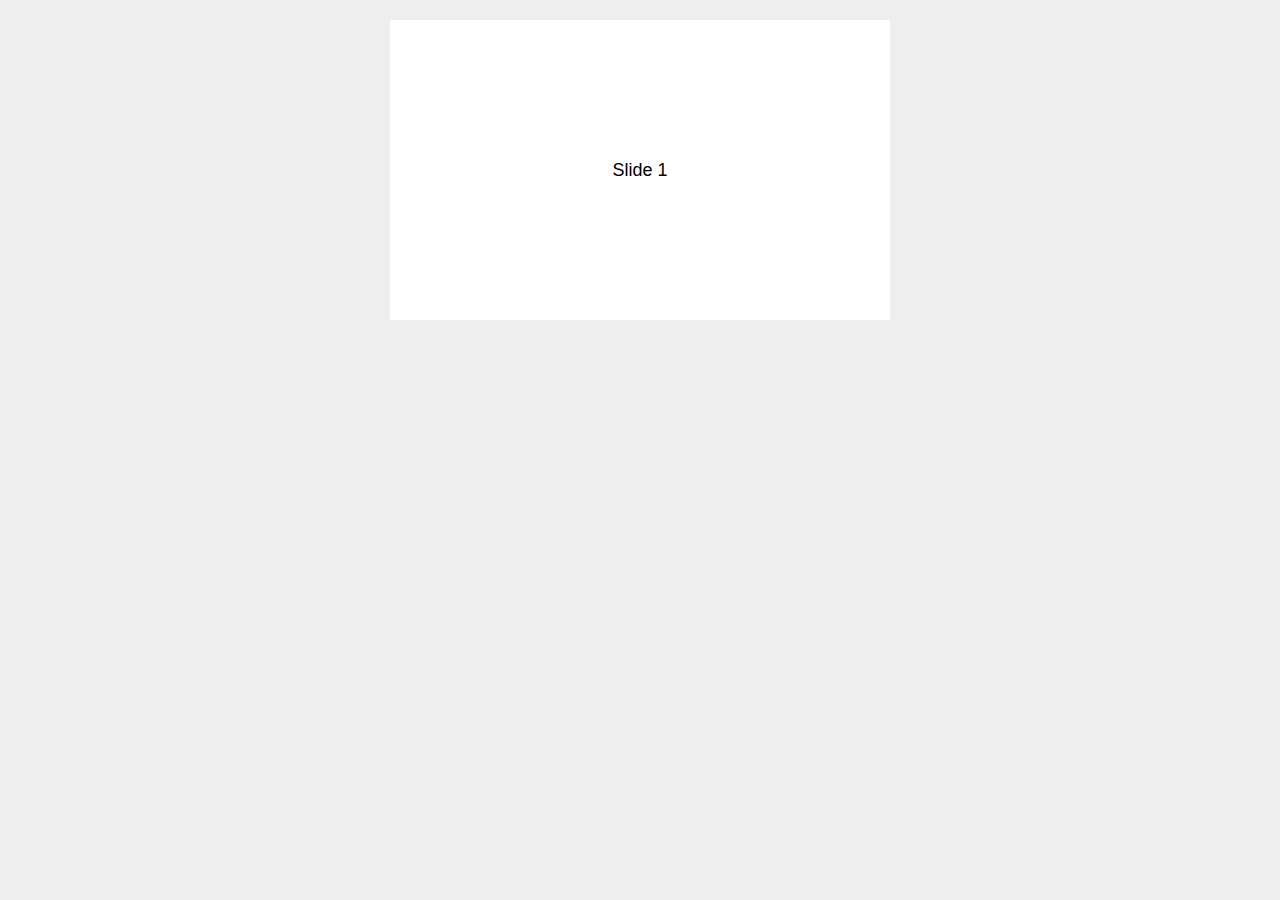
<file: tourism/Swiper-3.4.2/demos/01-default.html>
<!DOCTYPE html>
<html lang="en">
<head>
    <meta charset="utf-8">
    <title>Swiper demo</title>
    <!-- Link Swiper's CSS -->
    <link rel="stylesheet" href="../dist/css/swiper.min.css">

    <!-- Demo styles -->
    <style>
    body {
        background: #eee;
        font-family: Helvetica Neue, Helvetica, Arial, sans-serif;
        font-size: 14px;
        color:#000;
        margin: 0;
        padding: 0;
    }
    .swiper-container {
        width: 500px;
        height: 300px;
        margin: 20px auto;
    }
    .swiper-slide {
        text-align: center;
        font-size: 18px;
        background: #fff;
        
        /* Center slide text vertically */
        display: -webkit-box;
        display: -ms-flexbox;
        display: -webkit-flex;
        display: flex;
        -webkit-box-pack: center;
        -ms-flex-pack: center;
        -webkit-justify-content: center;
        justify-content: center;
        -webkit-box-align: center;
        -ms-flex-align: center;
        -webkit-align-items: center;
        align-items: center;
    }
    </style>
</head>
<body>
    <!-- Swiper -->
    <div class="swiper-container">
        <div class="swiper-wrapper">
            <div class="swiper-slide">Slide 1</div>
            <div class="swiper-slide">Slide 2</div>
            <div class="swiper-slide">Slide 3</div>
            <div class="swiper-slide">Slide 4</div>
            <div class="swiper-slide">Slide 5</div>
            <div class="swiper-slide">Slide 6</div>
            <div class="swiper-slide">Slide 7</div>
            <div class="swiper-slide">Slide 8</div>
            <div class="swiper-slide">Slide 9</div>
            <div class="swiper-slide">Slide 10</div>
        </div>
    </div>

    <!-- Swiper JS -->
    <script src="../dist/js/swiper.min.js"></script>

    <!-- Initialize Swiper -->
    <script>
    var swiper = new Swiper('.swiper-container');
    </script>
</body>
</html>
</file>
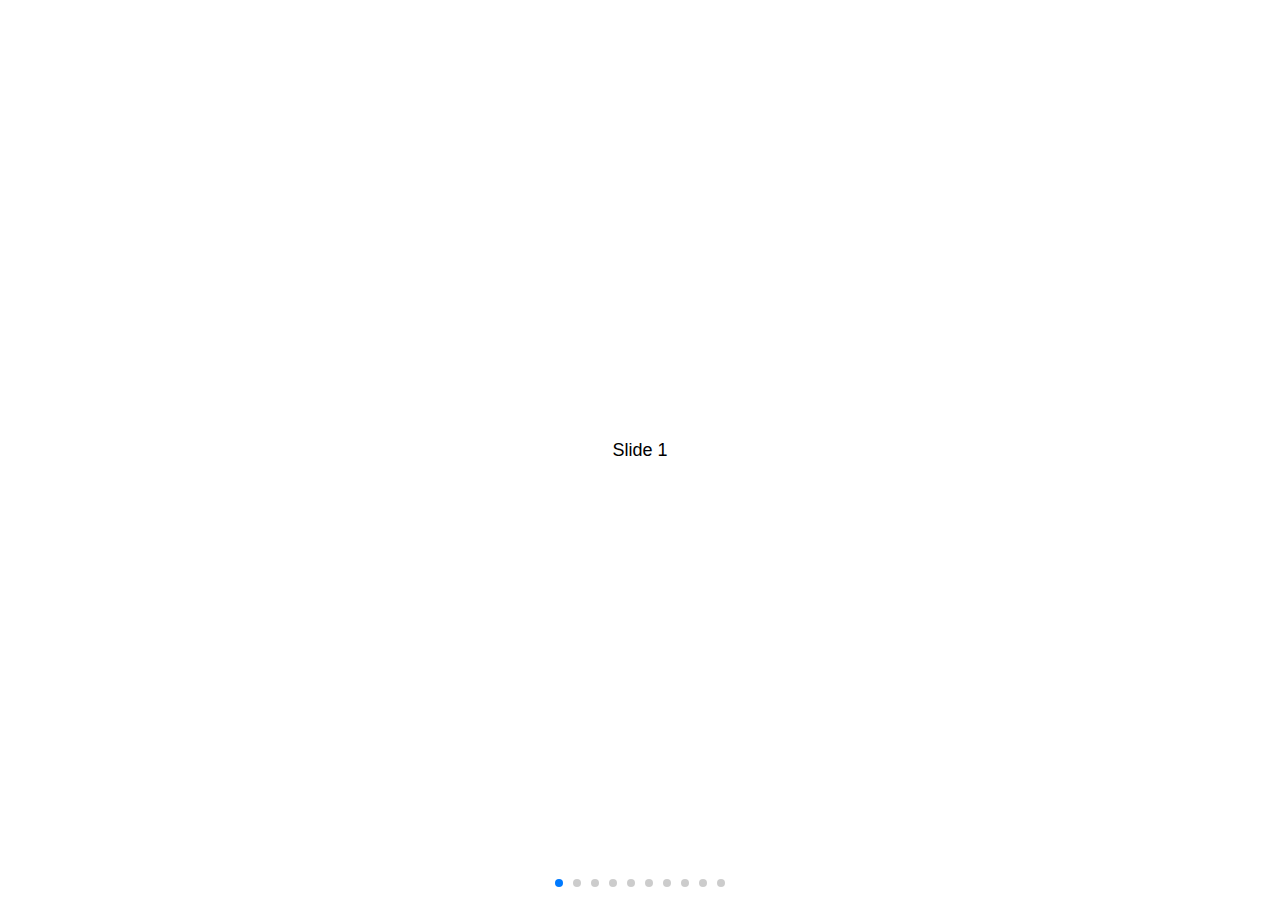
<file: tourism/Swiper-3.4.2/demos/02-responsive.html>
<!DOCTYPE html>
<html lang="en">
<head>
    <meta charset="utf-8">
    <title>Swiper demo</title>
    <meta name="viewport" content="width=device-width, initial-scale=1, minimum-scale=1, maximum-scale=1">

    <!-- Link Swiper's CSS -->
    <link rel="stylesheet" href="../dist/css/swiper.min.css">

    <!-- Demo styles -->
    <style>
    html, body {
        position: relative;
        height: 100%;
    }
    body {
        background: #eee;
        font-family: Helvetica Neue, Helvetica, Arial, sans-serif;
        font-size: 14px;
        color:#000;
        margin: 0;
        padding: 0;
    }
    .swiper-container {
        width: 100%;
        height: 100%;
    }
    .swiper-slide {
        text-align: center;
        font-size: 18px;
        background: #fff;

        /* Center slide text vertically */
        display: -webkit-box;
        display: -ms-flexbox;
        display: -webkit-flex;
        display: flex;
        -webkit-box-pack: center;
        -ms-flex-pack: center;
        -webkit-justify-content: center;
        justify-content: center;
        -webkit-box-align: center;
        -ms-flex-align: center;
        -webkit-align-items: center;
        align-items: center;
    }
    </style>
</head>
<body>
    <!-- Swiper -->
    <div class="swiper-container">
        <div class="swiper-wrapper">
            <div class="swiper-slide">Slide 1</div>
            <div class="swiper-slide">Slide 2</div>
            <div class="swiper-slide">Slide 3</div>
            <div class="swiper-slide">Slide 4</div>
            <div class="swiper-slide">Slide 5</div>
            <div class="swiper-slide">Slide 6</div>
            <div class="swiper-slide">Slide 7</div>
            <div class="swiper-slide">Slide 8</div>
            <div class="swiper-slide">Slide 9</div>
            <div class="swiper-slide">Slide 10</div>
        </div>
        <!-- Add Pagination -->
        <div class="swiper-pagination"></div>
    </div>

    <!-- Swiper JS -->
    <script src="../dist/js/swiper.min.js"></script>

    <!-- Initialize Swiper -->
    <script>
    var swiper = new Swiper('.swiper-container', {
        pagination: '.swiper-pagination',
        paginationClickable: true
    });
    </script>
</body>
</html>
</file>
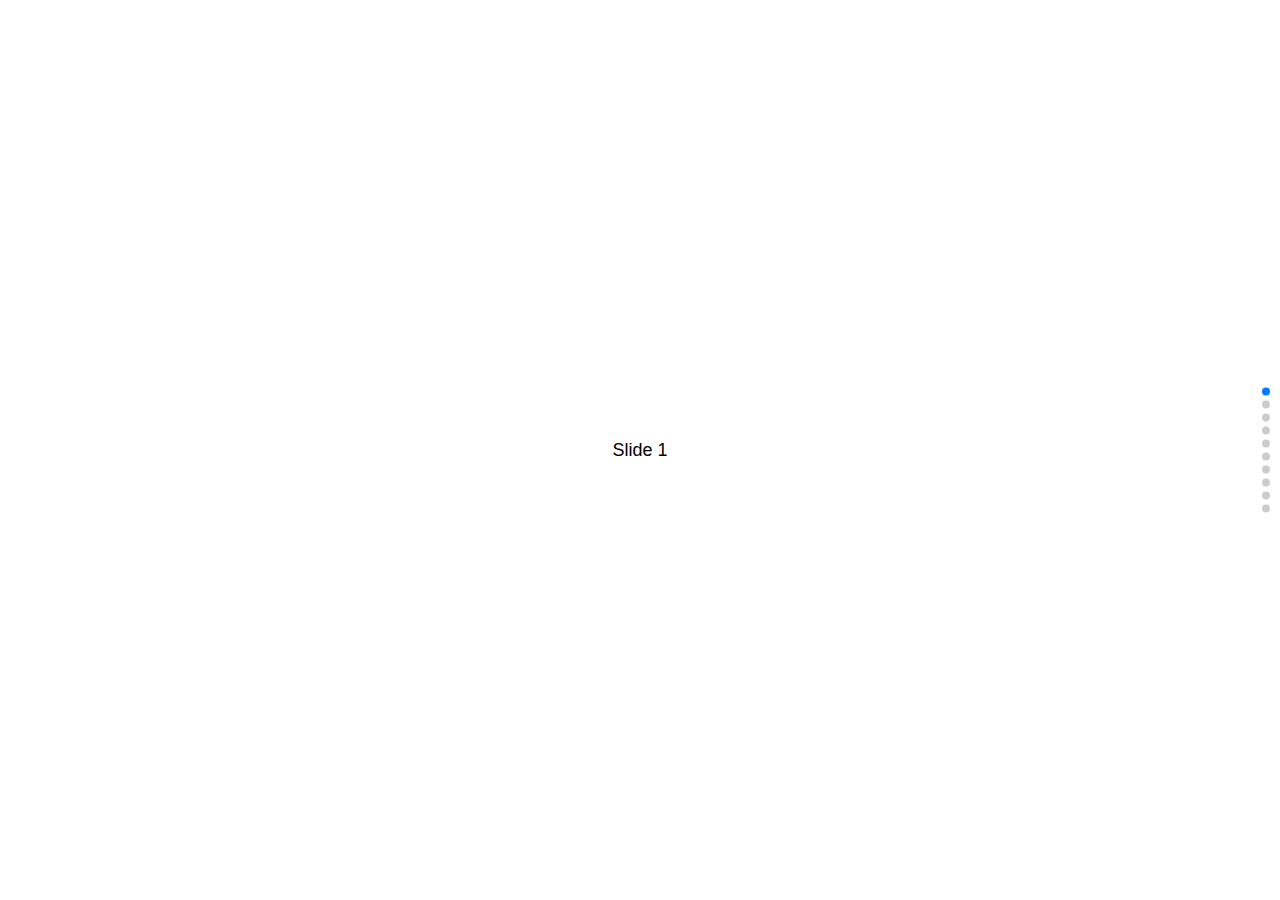
<file: tourism/Swiper-3.4.2/demos/03-vertical.html>
<!DOCTYPE html>
<html lang="en">
<head>
    <meta charset="utf-8">
    <title>Swiper demo</title>
    <meta name="viewport" content="width=device-width, initial-scale=1, minimum-scale=1, maximum-scale=1">

    <!-- Link Swiper's CSS -->
    <link rel="stylesheet" href="../dist/css/swiper.min.css">

    <!-- Demo styles -->
    <style>
    html, body {
        position: relative;
        height: 100%;
    }
    body {
        background: #eee;
        font-family: Helvetica Neue, Helvetica, Arial, sans-serif;
        font-size: 14px;
        color:#000;
        margin: 0;
        padding: 0;
    }
    .swiper-container {
        width: 100%;
        height: 100%;
    }
    .swiper-slide {
        text-align: center;
        font-size: 18px;
        background: #fff;

        /* Center slide text vertically */
        display: -webkit-box;
        display: -ms-flexbox;
        display: -webkit-flex;
        display: flex;
        -webkit-box-pack: center;
        -ms-flex-pack: center;
        -webkit-justify-content: center;
        justify-content: center;
        -webkit-box-align: center;
        -ms-flex-align: center;
        -webkit-align-items: center;
        align-items: center;
    }
    </style>
</head>
<body>
    <!-- Swiper -->
    <div class="swiper-container">
        <div class="swiper-wrapper">
            <div class="swiper-slide">Slide 1</div>
            <div class="swiper-slide">Slide 2</div>
            <div class="swiper-slide">Slide 3</div>
            <div class="swiper-slide">Slide 4</div>
            <div class="swiper-slide">Slide 5</div>
            <div class="swiper-slide">Slide 6</div>
            <div class="swiper-slide">Slide 7</div>
            <div class="swiper-slide">Slide 8</div>
            <div class="swiper-slide">Slide 9</div>
            <div class="swiper-slide">Slide 10</div>
        </div>
        <!-- Add Pagination -->
        <div class="swiper-pagination"></div>
    </div>

    <!-- Swiper JS -->
    <script src="../dist/js/swiper.min.js"></script>

    <!-- Initialize Swiper -->
    <script>
    var swiper = new Swiper('.swiper-container', {
        pagination: '.swiper-pagination',
        paginationClickable: true,
        direction: 'vertical'
    });
    </script>
</body>
</html>
</file>
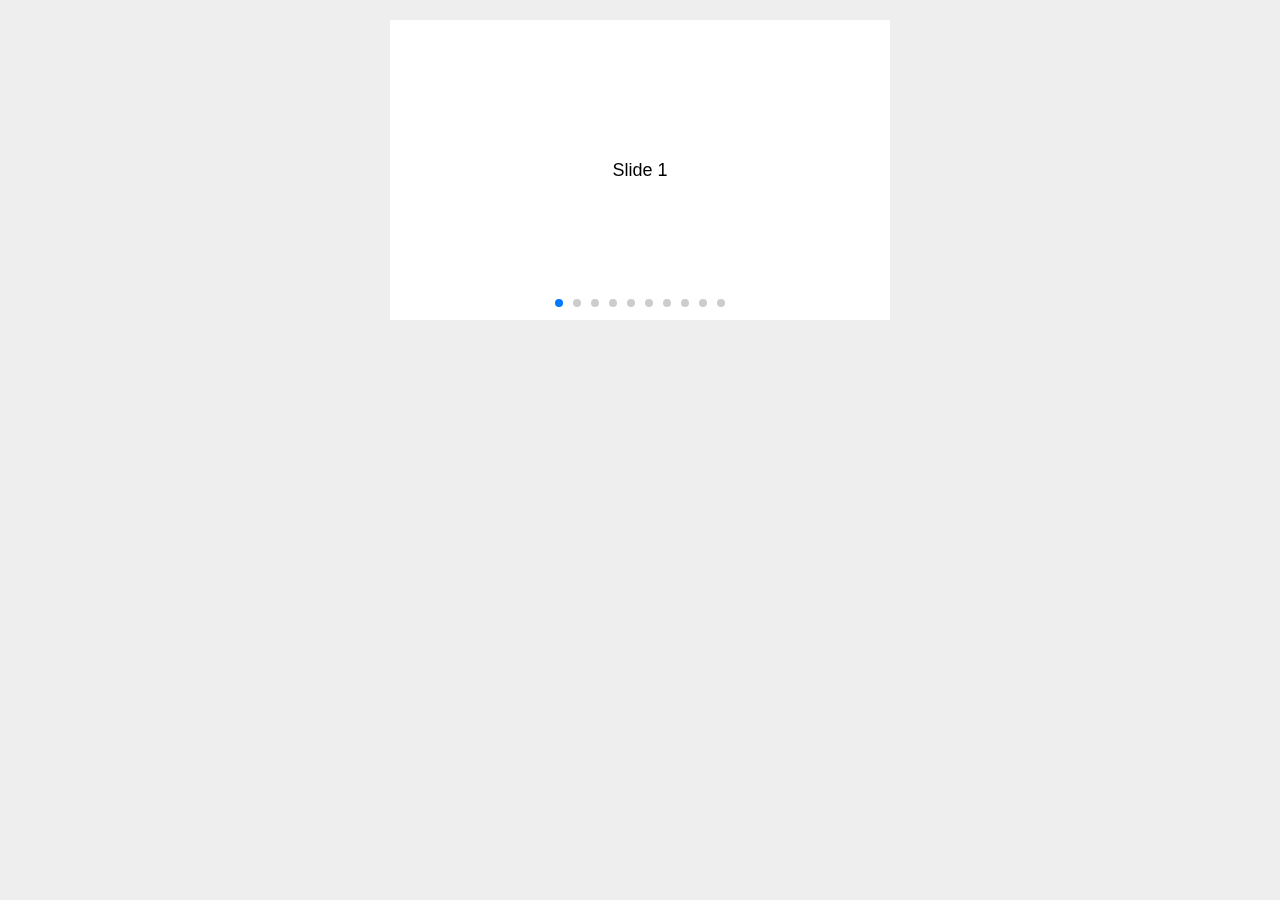
<file: tourism/Swiper-3.4.2/demos/04-space-between.html>
<!DOCTYPE html>
<html lang="en">
<head>
    <meta charset="utf-8">
    <title>Swiper demo</title>
    <meta name="viewport" content="width=device-width, initial-scale=1, minimum-scale=1, maximum-scale=1">

    <!-- Link Swiper's CSS -->
    <link rel="stylesheet" href="../dist/css/swiper.min.css">

    <!-- Demo styles -->
    <style>
    body {
        background: #eee;
        font-family: Helvetica Neue, Helvetica, Arial, sans-serif;
        font-size: 14px;
        color:#000;
        margin: 0;
        padding: 0;
    }
    .swiper-container {
        width: 500px;
        height: 300px;
        margin: 20px auto;
    }
    .swiper-slide {
        text-align: center;
        font-size: 18px;
        background: #fff;

        /* Center slide text vertically */
        display: -webkit-box;
        display: -ms-flexbox;
        display: -webkit-flex;
        display: flex;
        -webkit-box-pack: center;
        -ms-flex-pack: center;
        -webkit-justify-content: center;
        justify-content: center;
        -webkit-box-align: center;
        -ms-flex-align: center;
        -webkit-align-items: center;
        align-items: center;
    }
    </style>
</head>
<body>
    <!-- Swiper -->
    <div class="swiper-container">
        <div class="swiper-wrapper">
            <div class="swiper-slide">Slide 1</div>
            <div class="swiper-slide">Slide 2</div>
            <div class="swiper-slide">Slide 3</div>
            <div class="swiper-slide">Slide 4</div>
            <div class="swiper-slide">Slide 5</div>
            <div class="swiper-slide">Slide 6</div>
            <div class="swiper-slide">Slide 7</div>
            <div class="swiper-slide">Slide 8</div>
            <div class="swiper-slide">Slide 9</div>
            <div class="swiper-slide">Slide 10</div>
        </div>
        <!-- Add Pagination -->
        <div class="swiper-pagination"></div>
    </div>

    <!-- Swiper JS -->
    <script src="../dist/js/swiper.min.js"></script>

    <!-- Initialize Swiper -->
    <script>
    var swiper = new Swiper('.swiper-container', {
        pagination: '.swiper-pagination',
        paginationClickable: true,
        spaceBetween: 30,
    });
    </script>
</body>
</html>
</file>
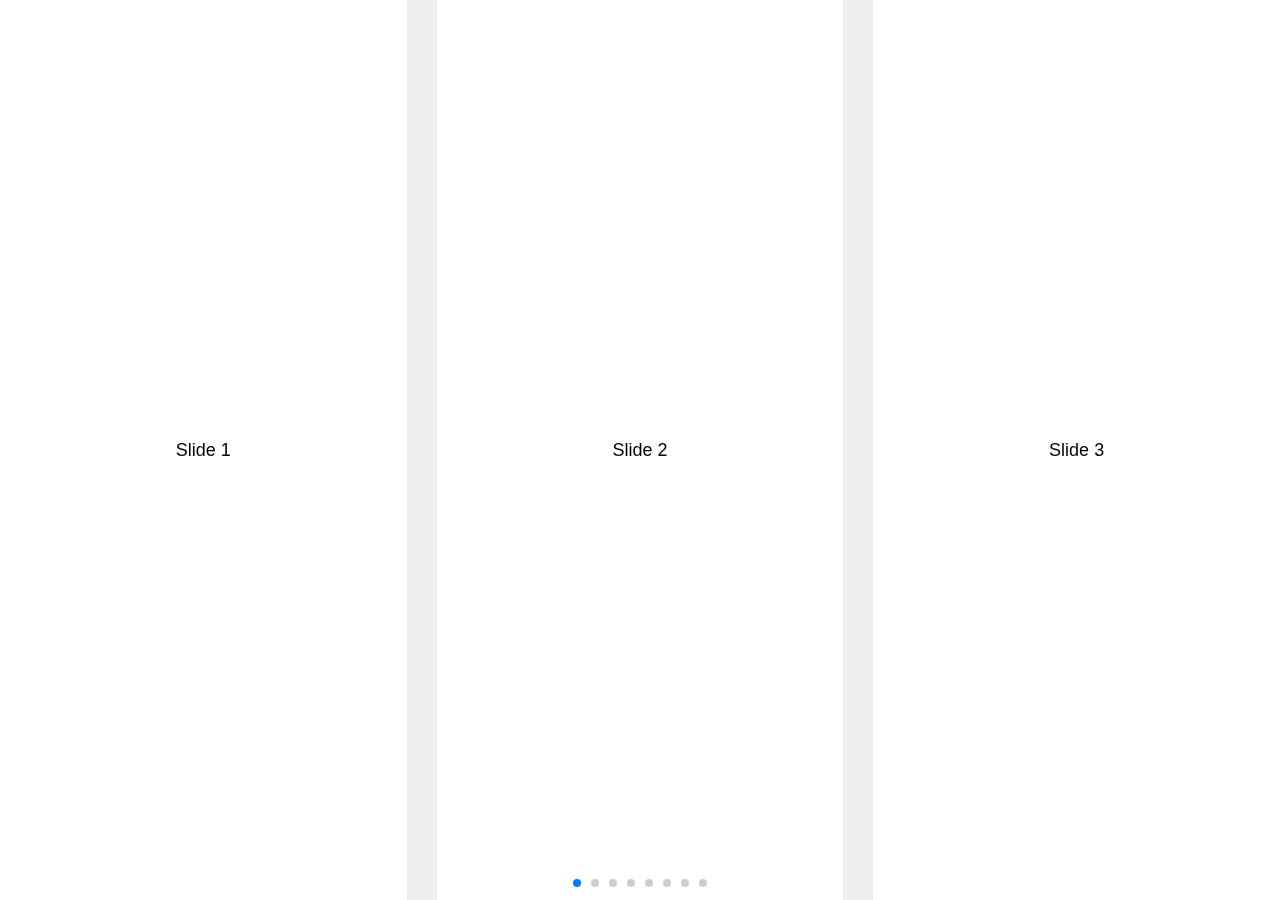
<file: tourism/Swiper-3.4.2/demos/05-slides-per-view.html>
<!DOCTYPE html>
<html lang="en">
<head>
    <meta charset="utf-8">
    <title>Swiper demo</title>
    <meta name="viewport" content="width=device-width, initial-scale=1, minimum-scale=1, maximum-scale=1">

    <!-- Link Swiper's CSS -->
    <link rel="stylesheet" href="../dist/css/swiper.min.css">

    <!-- Demo styles -->
    <style>
    html, body {
        position: relative;
        height: 100%;
    }
    body {
        background: #eee;
        font-family: Helvetica Neue, Helvetica, Arial, sans-serif;
        font-size: 14px;
        color:#000;
        margin: 0;
        padding: 0;
    }
    .swiper-container {
        width: 100%;
        height: 100%;
    }
    .swiper-slide {
        text-align: center;
        font-size: 18px;
        background: #fff;
        
        /* Center slide text vertically */
        display: -webkit-box;
        display: -ms-flexbox;
        display: -webkit-flex;
        display: flex;
        -webkit-box-pack: center;
        -ms-flex-pack: center;
        -webkit-justify-content: center;
        justify-content: center;
        -webkit-box-align: center;
        -ms-flex-align: center;
        -webkit-align-items: center;
        align-items: center;
    }
    </style>
</head>
<body>
    <!-- Swiper -->
    <div class="swiper-container">
        <div class="swiper-wrapper">
            <div class="swiper-slide">Slide 1</div>
            <div class="swiper-slide">Slide 2</div>
            <div class="swiper-slide">Slide 3</div>
            <div class="swiper-slide">Slide 4</div>
            <div class="swiper-slide">Slide 5</div>
            <div class="swiper-slide">Slide 6</div>
            <div class="swiper-slide">Slide 7</div>
            <div class="swiper-slide">Slide 8</div>
            <div class="swiper-slide">Slide 9</div>
            <div class="swiper-slide">Slide 10</div>
        </div>
        <!-- Add Pagination -->
        <div class="swiper-pagination"></div>
    </div>

    <!-- Swiper JS -->
    <script src="../dist/js/swiper.min.js"></script>

    <!-- Initialize Swiper -->
    <script>
    var swiper = new Swiper('.swiper-container', {
        pagination: '.swiper-pagination',
        slidesPerView: 3,
        paginationClickable: true,
        spaceBetween: 30
    });
    </script>
</body>
</html>
</file>
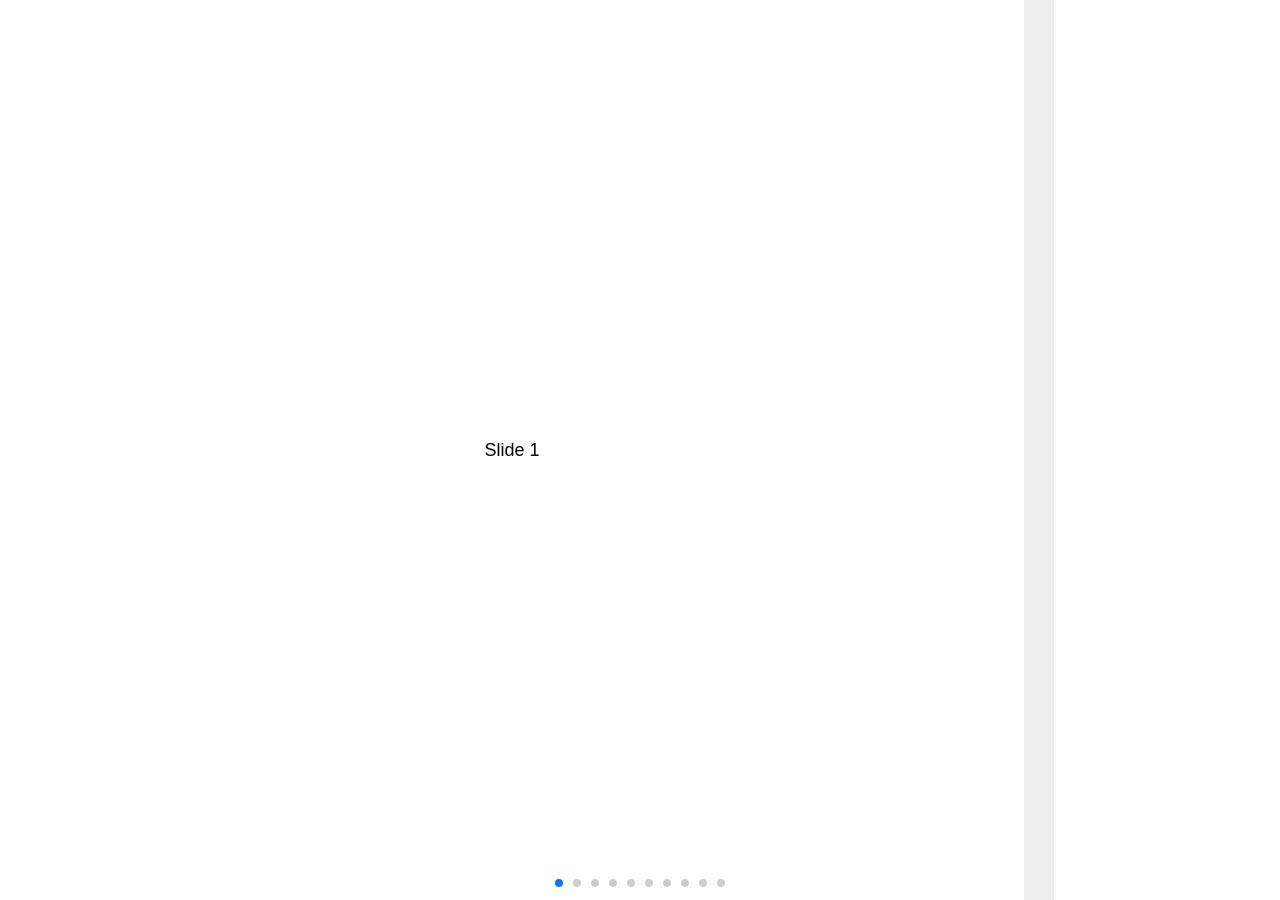
<file: tourism/Swiper-3.4.2/demos/06-slides-per-view-auto.html>
<!DOCTYPE html>
<html lang="en">
<head>
    <meta charset="utf-8">
    <title>Swiper demo</title>
    <meta name="viewport" content="width=device-width, initial-scale=1, minimum-scale=1, maximum-scale=1">

    <!-- Link Swiper's CSS -->
    <link rel="stylesheet" href="../dist/css/swiper.min.css">

    <!-- Demo styles -->
    <style>
    html, body {
        position: relative;
        height: 100%;
    }
    body {
        background: #eee;
        font-family: Helvetica Neue, Helvetica, Arial, sans-serif;
        font-size: 14px;
        color:#000;
        margin: 0;
        padding: 0;
    }
    .swiper-container {
        width: 100%;
        height: 100%;
    }
    .swiper-slide {
        text-align: center;
        font-size: 18px;
        background: #fff;
        width: 80%;

        /* Center slide text vertically */
        display: -webkit-box;
        display: -ms-flexbox;
        display: -webkit-flex;
        display: flex;
        -webkit-box-pack: center;
        -ms-flex-pack: center;
        -webkit-justify-content: center;
        justify-content: center;
        -webkit-box-align: center;
        -ms-flex-align: center;
        -webkit-align-items: center;
        align-items: center;
    }
    .swiper-slide:nth-child(2n) {
        width: 60%;
    }
    .swiper-slide:nth-child(3n) {
        width: 40%;
    }
    </style>
</head>
<body>
    <!-- Swiper -->
    <div class="swiper-container">
        <div class="swiper-wrapper">
            <div class="swiper-slide">Slide 1</div>
            <div class="swiper-slide">Slide 2</div>
            <div class="swiper-slide">Slide 3</div>
            <div class="swiper-slide">Slide 4</div>
            <div class="swiper-slide">Slide 5</div>
            <div class="swiper-slide">Slide 6</div>
            <div class="swiper-slide">Slide 7</div>
            <div class="swiper-slide">Slide 8</div>
            <div class="swiper-slide">Slide 9</div>
            <div class="swiper-slide">Slide 10</div>
        </div>
        <!-- Add Pagination -->
        <div class="swiper-pagination"></div>
    </div>

    <!-- Swiper JS -->
    <script src="../dist/js/swiper.min.js"></script>

    <!-- Initialize Swiper -->
    <script>
    var swiper = new Swiper('.swiper-container', {
        pagination: '.swiper-pagination',
        slidesPerView: 'auto',
        paginationClickable: true,
        spaceBetween: 30
    });
    </script>
</body>
</html>
</file>
<file: tourism/font_418401_nfu6zvmq7plul3di/iconfont.css>
@font-face {font-family: "iconfont";
  src: url('iconfont.eot?t=1512831420958'); /* IE9*/
  src: url('iconfont.eot?t=1512831420958#iefix') format('embedded-opentype'), /* IE6-IE8 */
  url('[data-uri]') format('woff'),
  url('iconfont.ttf?t=1512831420958') format('truetype'), /* chrome, firefox, opera, Safari, Android, iOS 4.2+*/
  url('iconfont.svg?t=1512831420958#iconfont') format('svg'); /* iOS 4.1- */
}

.iconfont {
  font-family:"iconfont" !important;
  font-size:16px;
  font-style:normal;
  -webkit-font-smoothing: antialiased;
  -moz-osx-font-smoothing: grayscale;
}

.icon-qz:before { content: "\e632"; }

.icon-ziyouxing:before { content: "\e627"; }

.icon-dianzan:before { content: "\e62d"; }

.icon-gongdan:before { content: "\e613"; }

.icon-pinglun:before { content: "\e655"; }

.icon-message:before { content: "\e61d"; }

.icon-dingdan:before { content: "\e606"; }

.icon-fenxiangfeiji:before { content: "\e630"; }

.icon-iconfontyouhuiquan:before { content: "\e77f"; }

.icon-guanzhu:before { content: "\e666"; }

.icon-baobei:before { content: "\e601"; }

.icon-shequ:before { content: "\e668"; }

.icon-meishi:before { content: "\e657"; }

.icon-11350:before { content: "\e658"; }

.icon-02f:before { content: "\e60c"; }

.icon-wode:before { content: "\e633"; }

.icon-pinglun1:before { content: "\e63e"; }

.icon-icondd:before { content: "\e64e"; }

.icon-shoucang:before { content: "\e62e"; }

.icon-guanzhu1:before { content: "\e68d"; }

.icon-dianzan1:before { content: "\e64f"; }

.icon-zan:before { content: "\e635"; }

.icon-dingdan1:before { content: "\e600"; }

.icon-iconfontdingwei:before { content: "\e634"; }

.icon-meishi1:before { content: "\e659"; }

.icon-pinglun2:before { content: "\e636"; }

.icon-ziyouxing1:before { content: "\e62f"; }

.icon-gongdan1:before { content: "\e7bc"; }

.icon-shezhi:before { content: "\e614"; }

.icon-feiji:before { content: "\e65e"; }

.icon-wode1:before { content: "\e611"; }

.icon-pinglun3:before { content: "\e637"; }

.icon-lives:before { content: "\e60d"; }

.icon-guankanshu:before { content: "\e639"; }

.icon-shouji:before { content: "\e61b"; }

.icon-icon:before { content: "\e649"; }

.icon-ai-like:before { content: "\e664"; }

.icon-shequ1:before { content: "\e669"; }

.icon-baobei1:before { content: "\e602"; }

.icon-xiaoxi:before { content: "\e60f"; }

.icon-eye:before { content: "\e67c"; }

.icon-zhoubianyou1:before { content: "\e628"; }

.icon-feijipiao:before { content: "\e625"; }

.icon-saoma:before { content: "\e672"; }

.icon-gengduofuwu:before { content: "\e73e"; }

.icon-fangdajing:before { content: "\e617"; }

.icon-qianggou:before { content: "\e642"; }

.icon-fangdajing1:before { content: "\e61e"; }

.icon-icon_concern:before { content: "\e65a"; }

.icon-shangcheng:before { content: "\e66a"; }

.icon-fenxiang:before { content: "\e605"; }

.icon-guanzhu2:before { content: "\e667"; }

.icon-meishi2:before { content: "\e65c"; }

.icon-saoma1:before { content: "\e673"; }

.icon-shangcheng1:before { content: "\e66b"; }

.icon-shequ2:before { content: "\e66c"; }

.icon-fenxiang1:before { content: "\e62c"; }

.icon-xiaoxi1:before { content: "\e68f"; }

.icon-guanzhu3:before { content: "\e65d"; }

.icon-1yuanqianggou:before { content: "\e647"; }

.icon-mudedi:before { content: "\e631"; }

.icon-pinglun4:before { content: "\e6a8"; }

.icon-dingdan-copy:before { content: "\e603"; }

.icon-saoma2:before { content: "\e6b1"; }

.icon--baobei:before { content: "\e67b"; }

.icon-noun_580058_cc:before { content: "\e63a"; }

.icon-dianzan2:before { content: "\e63b"; }

.icon-dianzan3:before { content: "\e63c"; }

.icon-pinglun5:before { content: "\e63d"; }

.icon-fenlei:before { content: "\e60e"; }

.icon-pingluncopy:before { content: "\e63f"; }

.icon-yanjing:before { content: "\e90d"; }

.icon-shangcheng2:before { content: "\e6a7"; }

.icon-dianzan4:before { content: "\e640"; }

.icon-feiji1:before { content: "\e616"; }

.icon-renzheng:before { content: "\e618"; }

.icon-fenxiang2:before { content: "\e71d"; }

.icon-pinglun6:before { content: "\e641"; }

.icon-dianzhan:before { content: "\e643"; }

.icon-pinglun7:before { content: "\e644"; }

.icon-zhibo:before { content: "\e61c"; }

.icon-qianggou1:before { content: "\e6b7"; }

.icon-follow:before { content: "\e703"; }

.icon-geren:before { content: "\e609"; }

.icon-dingwei-copy:before { content: "\e629"; }

.icon-renzheng1:before { content: "\e604"; }

.icon-shequ3:before { content: "\e66d"; }

.icon-guanzhu1-copy:before { content: "\e65f"; }

.icon-guankan:before { content: "\e783"; }

.icon-fenlei1:before { content: "\e623"; }

.icon-guanzhu4:before { content: "\e660"; }

.icon-pinglun8:before { content: "\e6be"; }

.icon-shezhi1:before { content: "\e607"; }

.icon-dingwei:before { content: "\e61a"; }

.icon-scdizhi:before { content: "\e66e"; }

.icon-gouwuchekong:before { content: "\e60a"; }

.icon-shoucang1:before { content: "\e645"; }

.icon-erji:before { content: "\e6d0"; }

.icon-shezhi2:before { content: "\e619"; }

.icon-L4:before { content: "\e646"; }

.icon-wode2:before { content: "\e610"; }

.icon-zhibo1:before { content: "\e7bd"; }

.icon-jiudian1:before { content: "\e61f"; }

.icon-mudedi1:before { content: "\e6d5"; }

.icon-mudedi2:before { content: "\e615"; }

.icon-yue1-copy:before { content: "\e622"; }

.icon-guanzhu5:before { content: "\e661"; }

.icon-guankan1:before { content: "\e6bb"; }

.icon-yue:before { content: "\e608"; }

.icon-youhuiquan:before { content: "\e620"; }

.icon-shouye1:before { content: "\e68c"; }

.icon-arrow-right:before { content: "\e612"; }

.icon-shouye:before { content: "\e66f"; }

.icon-fenlei2:before { content: "\e60b"; }

.icon-saoma3:before { content: "\e674"; }

.icon-zhibo2:before { content: "\e824"; }

.icon-icondd1:before { content: "\e648"; }

.icon-huochepiao:before { content: "\e624"; }

.icon-guanzhu6:before { content: "\e662"; }

.icon-yanjing1:before { content: "\e64a"; }

.icon-arrow-right1:before { content: "\e621"; }

.icon-shoucang2:before { content: "\e64b"; }

.icon-tejialvyou:before { content: "\e626"; }

.icon-food:before { content: "\e663"; }

.icon-dingwei1:before { content: "\e62a"; }

.icon-shangcheng3:before { content: "\e670"; }

.icon-yule:before { content: "\e638"; }

.icon-shoucang3:before { content: "\e64c"; }

.icon-yanjing2:before { content: "\e64d"; }

.icon-dianzan5:before { content: "\e650"; }

.icon-shoucang4:before { content: "\e68a"; }

.icon-pinglun9:before { content: "\e651"; }

.icon-zan2:before { content: "\e652"; }

.icon-ziyouhang:before { content: "\e62b"; }

.icon-guanzhu7:before { content: "\e665"; }

.icon-shangcheng4:before { content: "\e671"; }

.icon-shequ4:before { content: "\e6a2"; }

.icon-dianzan6:before { content: "\e989"; }

.icon-comment:before { content: "\e653"; }

.icon-edit:before { content: "\e654"; }

.icon-lvyougonglveicon:before { content: "\e65b"; }

.icon-guankanliang:before { content: "\e656"; }
</file>
<file: tourism/css/index.css>
﻿* {
    margin: 0;
    padding: 0;
    box-sizing: border-box;
    text-decoration: none;
}

body {
    font-family: Microsoft YaHei, Arial, sans-serif;
    background: #fff;
    overflow-y: auto;
    width: 100%;
    position: relative;
    z-index: -1;
}

a {
    display: block;
    text-decoration: none;
}

li,
ul,
ol,
p {
    list-style: none;
    margin: 0;
    padding: 0;
}

button,
input {
    border: 0;
    outline: none;
}

#content {
    padding-top: 0.9rem;
    padding-bottom: 1rem;
}


/* =================  header  ================= */

.box-header {
    width: 100%;
    height: 0.9rem;
    padding: 0 1.1rem;
    background: #45bbbb;
    -moz-box-shadow: 1px 1px 1px rgba(0, 0, 0, .2);
    box-shadow: 1px 1px 1px rgba(0, 0, 0, .2);
    overflow: hidden;
    position: fixed;
    top: 0;
    left: 0;
    z-index: 9;
}

.box-header>a {
    width: 0.9rem;
    height: 0.9rem;
    display: block;
    text-align: center;
    margin: 0 0.12rem;
}

.a-left {
    position: absolute;
    top: 0;
    left: 0;
    z-index: 1;
}

.a-right {
    position: absolute;
    top: 0;
    right: 0;
    z-index: 1;
}

.box-header>a>i {
    width: 0.6rem;
    height: 0.6rem;
    display: block;
    color: #fff;
    font-size: 0.58rem;
    text-align: center;
    margin: 0.15rem auto;
}

.header-search {
    width: 100%;
    height: 0.66rem;
    box-sizing: border-box;
    display: block;
    position: relative;
}

.header-search>i {
    font-size: 0.46rem;
    color: #aaa;
    box-sizing: border-box;
    display: block;
    position: absolute;
    left: 0.15rem;
    top: 0.08rem;
}

.header-search>input {
    width: 100%;
    height: 0.64rem;
    padding-left: 0.7rem;
    font-size: 0.3rem;
    color: #666!important;
    border-radius: 0.32rem;
    background: rgba(255, 255, 255, 0.8);
    margin: 0.12rem auto;
    box-sizing: border-box;
    display: block;
}


/* =================  footer  ================= */

.box-footer {
    width: 100%;
    height: 1rem;
    background: #fff;
    overflow: hidden;
    border-top: 1px solid #eee;
    position: fixed;
    bottom: 0;
    left: 0;
    z-index: 999;
    -moz-box-shadow: 0px 1px 2px rgba(0, 0, 0, .2);
    box-shadow: 0px 1px 2px rgba(0, 0, 0, .2);
}

.box-footer>a {
    width: 20%;
    height: 1rem;
    display: block;
    float: left;
    text-align: center;
}

.box-footer>a>i {
    display: block;
    color: #666;
    font-size: 0.44rem;
    text-align: center;
    margin: 0 auto;
    padding-top: 0.1rem;
}

.box-footer>a>p {
    color: #666;
    font-size: 0.24rem;
    text-align: center;
}


/* =================  banner  ================= */

.banner {
    width: 100%;
    box-sizing: border-box;
    position: relative;
    overflow: hidden;
}

.banner img {
    display: block;
    width: 100%;
}

.banner .swiper-pagination {
    width: 100%;
    position: absolute;
    z-index: 1;
    text-align: center;
    bottom: .1rem !important;
    line-height: 1;
    font-size: 0;
}

@media only screen and (max-width: 768px) and (min-width: 320px) {
    .banner .swiper-pagination-bullet {
        width: 6px;
        height: 6px;
        -moz-border-radius: 3px;
        -webkit-border-radius: 3px;
        border-radius: 3px;
    }
    .banner .swiper-pagination-bullet-active {
        background: #ff9652;
        width: 12px;
        height: 6px;
    }
}

@media (min-width: 768px) {
    .banner .swiper-pagination-bullet {
        width: 10px!important;
        height: 10px!important;
        -moz-border-radius: 5px;
        -webkit-border-radius: 5px;
        border-radius: 5px;
    }
    .banner .swiper-pagination-bullet-active {
        background: #ff9652;
        width: 20px;
        height: 10px;
    }
}

.banner .swiper-pagination-bullet {
    -webkit-box-sizing: border-box;
    box-sizing: border-box;
    width: 6px;
    height: 6px;
    background: #fff;
    opacity: 1;
    -moz-border-radius: 3px;
    -webkit-border-radius: 3px;
    border-radius: 3px;
}

.banner.swiper-container>.swiper-pagination .swiper-pagination-bullet {
    margin: 0 .05rem;
}

.banner .swiper-pagination-bullet-active {
    background: #ff9652;
    width: 12px;
    height: 6px;
}


/* =================  contents  ================= */

.swiper-contant {
    border-bottom: 0.2rem solid #f1f1f1;
    background: #fff;
    padding-left: 0.1rem;
}

.swiper-container {
    width: 100%;
    background: #fff;
    overflow: hidden;
    box-sizing: border-box;
}

.nav-slide {
    width: 100%;
    padding: 0.18rem 0.1rem;
    box-sizing: border-box;
    margin-left: -0.02rem;
    background: #fff;
    float: left;
    overflow: hidden;
    position: relative;
    z-index: 0;
}

.nav-slide span {
    width: 100%;
    height: 1rem;
    box-sizing: border-box;
    display: block;
    font-size: 0.34rem;
    color: #fff;
    border-radius: 5px;
    text-align: center;
    line-height: 1rem;
}

.nav-img1 {
    background: url(../images/w700_h0--001.jpg) no-repeat;
    background-position: 0 0;
    background-size: 100% 100%;
}

.nav-img2 {
    background: url(../images/w700_h0--002.jpg) no-repeat;
    background-position: 0 0;
    background-size: 100% 100%;
}

.nav-img3 {
    background: url(../images/w700_h0--003.jpg) no-repeat;
    background-position: 0 0;
    background-size: 100% 100%;
}

.nav-img4 {
    background: url(../images/w700_h0--004.jpg) no-repeat;
    background-position: 0 0;
    background-size: 100% 100%;
}

.nav-img5 {
    background: url(../images/w700_h0--005.jpg) no-repeat;
    background-position: 0 0;
    background-size: 100% 100%;
}

.nav-img6 {
    background: url(../images/w700_h0--006.jpg) no-repeat;
    background-position: 0 0;
    background-size: 100% 100%;
}


/* ===================================== */

.content-icon {
    width: 100%;
    overflow: hidden;
    background: #fff;
    padding: 0.15rem 0.1rem 0.2rem 0.1rem;
    border-bottom: 0.2rem solid #f1f1f1;
}

.icon-box {
    width: 100%;
    margin: 0 auto;
    overflow: hidden;
}

.icon-box>a {
    width: 20%;
    display: block;
    padding: 0.1rem 0;
    float: left;
    text-align: center;
}

.icon-box>a>i {
    width: 0.8rem;
    height: 0.8rem;
    line-height: 0.8rem;
    display: block;
    color: #45bbbb;
    font-size: 0.48rem;
    border-radius: 50%;
    text-align: center;
    margin: 0 auto;
}

.icon-big1 {
    font-size: 0.44rem!important;
}

.icon-big2 {
    font-size: 0.6rem!important;
}

.icon-big3 {
    font-size: 0.5rem!important;
}

.icon-box>a>p {
    color: #333;
    font-size: 0.24rem;
    text-align: center;
}


/* ===================================== */

.swiper-tab {
    width: 100%;
    overflow: hidden;
    background: #f1f1f1;
    box-sizing: border-box;
    padding-top: 0.85rem;
    position: relative;
    z-index: 0;
}

.swipernav {
    width: 100%;
    box-sizing: border-box;
    /* border-bottom: 1px solid #45bbbb; */
    -moz-box-shadow: 1px 1px 1px rgba(0, 0, 0, .2);
    box-shadow: 1px 1px 1px rgba(0, 0, 0, .2);
    overflow: hidden;
    background: rgba(255, 255, 255, 1);
    position: absolute;
    top: 0;
    left: 0;
    z-index: 1;
}

.swipernav li {
    width: 20%;
    padding: 0.2rem 0;
    box-sizing: border-box;
    font-size: 0.34rem;
    float: left;
    text-align: center;
    color: #333;
    background: rgba(255, 255, 255, 1);
    position: relative;
    z-index: 0;
}

.swipernav li::before {
    content: "";
    width: 100%;
    height: 0.1rem;
    background: #fff;
    position: absolute;
    z-index: 1;
    bottom: 0;
    left: 0;
}

.selected {
    color: #45bbbb!important;
    /* background: rgba(69, 187, 187, 0.1)!important; */
}

.selected::before {
    background: #45bbbb!important;
}


/* =========================================== */

.swipercont {
    width: 100%;
    overflow: hidden;
    background: #f1f1f1;
    /* padding: 0.2rem 0.2rem 0 0.2rem; */
    box-sizing: border-box;
    position: relative;
    z-index: 0;
}

.slide-tab {
    /* width: 100%; */
    overflow: hidden;
    background: #f1f1f1;
    padding: 0.2rem 0.2rem 0 0.2rem;
    box-sizing: border-box;
}

.slide-tab>a {
    display: block;
    width: 100%;
    height: auto;
    float: left;
    border-radius: 10px 10px 0 0;
    -moz-box-shadow: 0 0 3px rgba(0, 0, 0, .2);
    box-shadow: 0 0 3px rgba(0, 0, 0, .2);
    padding-bottom: 0.15rem;
    margin-bottom: 0.2rem;
    background: #fff;
    position: relative;
    z-index: 1;
}

.slide-tab>a>img {
    display: block;
    width: 100%;
    overflow: hidden;
    border-radius: 10px 10px 0 0;
    float: left;
    margin-bottom: 0.2rem;
}

.slide-tab>a>h3 {
    font-weight: normal;
    margin-left: 0.2rem;
    box-sizing: border-box;
    overflow: hidden;
    float: left;
    color: #333;
    font-size: 0.34rem;
}

.slide-tab>a>p {
    padding: 0.15rem 0 0.1rem 0.2rem;
    box-sizing: border-box;
    overflow: hidden;
    float: left;
    color: #666;
    font-size: 0.28rem;
}

.slide-tab>a>p>span {
    padding: 0.02rem 0.06rem;
    margin-right: 0.2rem;
    font-size: 0.22rem;
    border-radius: 3px;
    float: left;
    color: #45bbbb;
    border: 1px solid #45bbbb;
}

.yh-price {
    width: 100%;
    box-sizing: border-box;
    margin-top: 0.1rem;
    margin-left: 0.2rem;
    float: left;
    color: #999;
    font-size: 0.26rem;
}

.yh-price>dt {
    float: left;
    color: #fe9553;
    font-size: 0.26rem;
}

.yh-price>span {
    font-weight: bold;
    float: left;
    color: #fe9553;
    font-size: 0.36rem;
    margin-top: -0.05rem;
    margin-right: 0.1rem;
}

.yh-right {
    position: absolute;
    z-index: 1;
    bottom: 0.15rem;
    right: 0.15rem;
    padding: 0.05rem 0.1rem;
    border-radius: 3px;
    font-size: 0.28rem;
    color: #45bbbb;
    border: 1px solid #45bbbb;
    background: rgba(69, 187, 187, 0.1);
}


/* ============================= */
</file>
<file: tourism/css/live.css>
﻿* {
    margin: 0;
    padding: 0;
    box-sizing: border-box;
    text-decoration: none;
}

body {
    font-family: Microsoft YaHei, Arial, sans-serif;
    background: #fff;
    overflow-y: auto;
    width: 100%;
    position: relative;
    z-index: -1;
}

a {
    display: block;
    text-decoration: none;
}

li,
ul,
ol,
p,
h3,
h4 {
    list-style: none;
    margin: 0;
    padding: 0;
}

button,
input {
    border: 0;
    outline: none;
}

#content {
    /* padding-top: 0.88rem; */
    padding-bottom: 1rem;
}


/* =================  header  ================= */

.box-header {
    width: 100%;
    height: 0.9rem;
    padding: 0 1.1rem;
    background: rgba(255, 255, 255, 0);
    overflow: hidden;
    position: fixed;
    top: 0;
    left: 0;
    z-index: 9;
}

.box-header>a {
    width: 0.9rem;
    height: 0.9rem;
    display: block;
    text-align: center;
    margin: 0 0.12rem;
}

.a-left {
    position: absolute;
    top: 0;
    left: 0;
    z-index: 1;
}

.a-right {
    position: absolute;
    top: 0;
    right: 0;
    z-index: 1;
}

.box-header>a>i {
    width: 0.6rem;
    height: 0.6rem;
    display: block;
    color: #fff;
    font-size: 0.58rem;
    text-align: center;
    margin: 0.15rem auto;
}

.head-input {
    width: 100%;
    height: 0.9rem;
}

.head-input i {
    position: absolute;
    z-index: 99;
    top: 0.26rem;
    right: 28%;
    color: #999;
    font-size: 0.4rem;
    box-sizing: border-box;
    display: block;
    transition: right .2s;
    -webkit-transition: right .2s;
}

.head-input input {
    margin-right: 5%;
    float: right;
    text-indent: 50%;
    width: 30%;
    height: 0.66rem;
    margin: 0.12rem auto;
    padding-right: 0.25rem;
    overflow: hidden;
    border: none;
    border-radius: 33px;
    font-size: 0.3rem;
    color: #333;
    background: rgba(255, 255, 255, 0.8);
    transition: width .2s, background .4s;
    -webkit-transition: width .2s, background .4s;
    /* Safari */
}


/* =================  footer  ================= */

.box-footer {
    width: 100%;
    height: 1rem;
    background: #fff;
    overflow: hidden;
    border-top: 1px solid #eee;
    position: fixed;
    bottom: 0;
    left: 0;
    z-index: 999;
    -moz-box-shadow: 0px 1px 2px rgba(0, 0, 0, .2);
    box-shadow: 0px 1px 2px rgba(0, 0, 0, .2);
}

.box-footer>a {
    width: 20%;
    height: 1rem;
    display: block;
    float: left;
    text-align: center;
}

.box-footer>a>i {
    display: block;
    color: #666;
    font-size: 0.44rem;
    text-align: center;
    margin: 0 auto;
    padding-top: 0.1rem;
}

.box-footer>a>p {
    color: #666;
    font-size: 0.24rem;
    text-align: center;
}


/* =================  banner  ================= */

.banner {
    width: 100%;
    box-sizing: border-box;
    position: relative;
    overflow: hidden;
    /* margin-bottom: 0.1rem; */
}

.banner img {
    display: block;
    width: 100%;
}

.banner .swiper-pagination {
    width: 100%;
    position: absolute;
    z-index: 1;
    text-align: center;
    bottom: .1rem !important;
    line-height: 1;
    font-size: 0;
}

@media only screen and (max-width: 768px) and (min-width: 320px) {
    .banner .swiper-pagination-bullet {
        width: 6px;
        height: 6px;
        -moz-border-radius: 3px;
        -webkit-border-radius: 3px;
        border-radius: 3px;
    }
    .banner .swiper-pagination-bullet-active {
        background: #ff9652;
        width: 12px;
        height: 6px;
    }
}

@media (min-width: 768px) {
    .banner .swiper-pagination-bullet {
        width: 10px!important;
        height: 10px!important;
        -moz-border-radius: 5px;
        -webkit-border-radius: 5px;
        border-radius: 5px;
    }
    .banner .swiper-pagination-bullet-active {
        background: #ff9652;
        width: 20px;
        height: 10px;
    }
}

.banner .swiper-pagination-bullet {
    -webkit-box-sizing: border-box;
    box-sizing: border-box;
    width: 6px;
    height: 6px;
    background: #fff;
    opacity: 1;
    -moz-border-radius: 3px;
    -webkit-border-radius: 3px;
    border-radius: 3px;
}

.banner.swiper-container>.swiper-pagination .swiper-pagination-bullet {
    margin: 0 .05rem;
}

.banner .swiper-pagination-bullet-active {
    background: #ff9652;
    width: 12px;
    height: 6px;
}


/* ============================================== */

.content-icon {
    width: 100%;
    overflow: hidden;
    background: #fff;
    padding: 0.15rem 0.1rem 0.2rem 0.1rem;
    border-bottom: 0.2rem solid #f1f1f1;
}

.icon-box {
    width: 100%;
    margin: 0 auto;
    overflow: hidden;
}

.icon-box>a {
    width: 20%;
    display: block;
    padding: 0.1rem 0;
    float: left;
    text-align: center;
}

.icon-box>a>i {
    width: 0.8rem;
    height: 0.8rem;
    line-height: 0.8rem;
    display: block;
    color: #45bbbb;
    font-size: 0.48rem;
    border-radius: 50%;
    text-align: center;
    margin: 0 auto;
}

.icon-box>a>p {
    color: #333;
    font-size: 0.24rem;
    text-align: center;
}


/* =================  contents  ================= */

.swiper-contant {
    border-bottom: 0.2rem solid #f1f1f1;
    background: #fff;
    padding-left: 0.1rem;
}

.swiper-container {
    width: 100%;
    background: #fff;
    overflow: hidden;
    box-sizing: border-box;
}

.nav-slide {
    width: 100%;
    padding: 0.2rem 0.1rem;
    box-sizing: border-box;
    margin-left: -0.02rem;
    float: left;
    overflow: hidden;
    position: relative;
    z-index: 0;
}

.nav-slide li {
    width: 100%;
    overflow: hidden;
    box-sizing: border-box;
    display: block;
    background: #fff;
    border-radius: 5px;
    text-align: center;
    -moz-box-shadow: 0 0 3px rgba(0, 0, 0, .2);
    box-shadow: 0 0 3px rgba(0, 0, 0, .2);
}

.nav-slide li img {
    width: 100%;
    display: block;
    border-radius: 5px 5px 0 0;
    float: left;
}

.nav-slide li div {
    width: 100%;
    padding: 0.5rem 0.1rem;
    float: left;
    line-height: 1;
}

.nav-slide li div dd {
    display: block;
    font-size: 0.26rem;
    font-weight: normal;
    color: #333;
    float: left;
}

.online {
    font-size: 0.22rem;
    color: #666;
    float: right;
    padding-top: 0.02rem;
}

.online>span {
    width: 6px;
    height: 6px;
    border-radius: 50%;
    background: #ff9652;
    overflow: hidden;
    float: left;
    margin: 0.03rem 0.05rem 0 0;
}


/* ===================================== */

.title {
    width: 100%;
    overflow: hidden;
    background: #fff;
    position: relative;
    z-index: 0;
}

.title::before {
    content: "";
    width: 100%;
    height: 1px;
    background: rgba(69, 187, 187, 0.8);
    position: absolute;
    bottom: 0;
    left: 0;
    transform: rotateX(60deg);
    -webkit-transform: rotateX(60deg);
}

.title h3 {
    font-size: 0.36rem;
    margin: 0.2rem;
    font-weight: bold;
    color: #444;
    text-align: left;
}

.title h3 span {
    display: block;
    float: left;
    width: 0.14rem;
    height: 0.4rem;
    border-radius: 7px;
    margin-top: 0.05rem;
    margin-right: 0.1rem;
    background: #45bbbb;
}

.title h3 i {
    float: right;
    display: block;
    color: #666;
    font-size: 0.34rem;
    text-align: center;
    margin-top: 0.04rem;
}

.title-more {
    float: right;
    color: #666;
    font-size: 0.32rem;
    font-weight: normal;
}

.content-tj {
    width: 100%;
    overflow: hidden;
    padding: 0.2rem 0.1rem 0.05rem 0.1rem;
    box-sizing: border-box;
    background: #fff;
    border-bottom: 0.2rem solid #f1f1f1;
}

.content-tj>a {
    width: 47.6%;
    margin: 0 1.2% 2.4% 1.2%;
    float: left;
    display: block;
    border-radius: 5px;
    position: relative;
    z-index: 0;
}

.content-tj>a>img {
    display: block;
    width: 100%;
    float: left;
    border-radius: 5px;
}

.content-tj>a>span {
    position: absolute;
    z-index: 1;
    left: 0;
    bottom: 0;
    width: 100%;
    font-size: 0.32rem;
    color: #fff;
    background: rgba(0, 0, 0, .5);
    border-radius: 0 0 5px 5px;
    padding: 0.1rem;
}


/* ===================================== */

.content-fj {
    width: 100%;
    overflow: hidden;
    padding: 0.2rem 0.1rem;
    box-sizing: border-box;
    background: #fff;
    border-bottom: 0.2rem solid #f1f1f1;
}

.content-fj>a {
    width: 33.3%;
    float: left;
    display: block;
    padding-bottom: 0.1rem;
}

.content-fj>a>img {
    display: block;
    width: 90%;
    margin: 0 5%;
    float: left;
    border-radius: 3px;
}

.content-fj>a>span {
    width: 100%;
    text-align: center;
    font-weight: bold;
    font-size: 0.32rem;
    margin-top: 0.1rem;
    color: #333;
    float: left;
}

.content-fj>a>p {
    width: 100%;
    text-align: center;
    font-size: 0.24rem;
    color: #666;
    float: left;
}


/* ============================================ */

.content-tm {
    width: 100%;
    overflow: hidden;
    background: #f1f1f1;
    padding: 0.2rem 0.2rem 0 0.2rem;
    box-sizing: border-box;
}

.content-tm a {
    display: block;
    width: 100%;
    height: auto;
    float: left;
    border-radius: 10px 10px 0 0;
    padding-bottom: 0.15rem;
    margin-bottom: 0.2rem;
    background: #fff;
    position: relative;
    z-index: 1;
    -moz-box-shadow: 0 0 3px rgba(0, 0, 0, .2);
    box-shadow: 0 0 3px rgba(0, 0, 0, .2);
}

.content-tm>a>.head {
    width: 100%;
    overflow: hidden;
    padding: 0.2rem 0.2rem 0.15rem 0.2rem;
}

.head>.img1 {
    width: 0.5rem;
    height: 0.5rem;
    display: block;
    float: left;
    border: 1px solid #ccc;
    border-radius: 50%;
}

.head>span {
    line-height: 0.5rem;
    float: left;
    color: #666;
    padding-left: 0.15rem;
    font-size: 0.26rem;
}

.head>button {
    font-size: 0.26rem;
    padding: 0.05rem 0.1rem;
    border-radius: 0.1rem;
    float: right;
    color: #45bbbb;
    border: 1px solid #45bbbb;
    background: rgba(69, 187, 187, 0.1);
}

.content-tm>a>.img2 {
    width: 100%;
    display: block;
}

.content-tm>a>h3 {
    width: 100%;
    font-size: 0.28rem;
    padding-top: 0.1rem;
    padding-left: 0.2rem;
    text-align: left;
    font-weight: normal;
    color: #333;
}

.content-tm>a>p {
    width: 100%;
    font-size: 0.26rem;
    padding-left: 0.2rem;
    text-align: left;
    color: #666;
}

.content-tm>a>.foot {
    width: 100%;
    overflow: hidden;
    padding: 0.2rem;
}

.foot>span {
    font-size: 0.22rem;
    padding: 0 0.1rem;
    margin-right: 0.2rem;
    border-radius: 0.1rem;
    float: left;
    color: #45bbbb;
    border: 1px solid #45bbbb;
    /* background: rgba(69, 187, 187, 0.1); */
}

.foot-right {
    float: right;
}

.foot-right>span {
    font-size: 0.22rem;
    color: #999;
    margin-right: 0.2rem;
    float: left;
}


/* ============================================ */
</file>
<file: tourism/css/other.css>
﻿* {
    margin: 0;
    padding: 0;
    box-sizing: border-box;
    text-decoration: none;
}

body {
    font-family: Microsoft YaHei, Arial, sans-serif;
    background: #fff;
    overflow-y: auto;
    width: 100%;
    position: relative;
    z-index: -1;
}

a {
    display: block;
    text-decoration: none;
}

li,
ul,
ol,
p {
    list-style: none;
    margin: 0;
    padding: 0;
}

button,
input {
    border: 0;
    outline: none;
}


/* =================  slideout-left  ================= */

#sb-site {
    padding-top: 0.9rem;
    padding-bottom: 1rem;
}

.sb-toggle-left {
    float: left;
}

.sb-toggle-left,
.sb-toggle-right,
.sb-close {
    cursor: pointer;
}

.sb-slidebar {
    background-color: #222222;
}

.sb-slidebar,
.sb-slidebar h3 {
    color: #F0F0F0;
}

.sb-slidebar ul.sb-nav li a {
    color: #DEDEDE;
}

.menu {
    color: #fff;
    background: #333;
    overflow: hidden;
}

.pic {
    padding-top: 0.8rem;
    padding-bottom: 0.4rem;
    overflow: hidden;
    display: block;
}

.pic a {
    width: 1.5rem;
    height: 1.5rem;
    margin: 0 auto;
    border: 2px solid #45bbbb;
    display: block;
    overflow: hidden;
    border-radius: 50%;
}

.pic a img {
    width: 100%;
    display: block;
}

.pic span {
    text-align: center;
    display: block;
    font-size: 0.36rem;
    color: #45bbbb;
    padding: 0.12rem;
}

.menu-list li {
    overflow: hidden;
    display: block;
    padding-left: 0.4rem;
}

.list-b {
    font-size: 0.4rem;
    padding: 0.2rem 0.2rem 0.2rem 0.4rem;
    color: #45bbbb!important;
    background: #111!important;
    font-weight: normal;
}

.list-s {
    padding: 0.2rem;
    font-size: 0.36rem;
    border-bottom: 1px solid #666!important;
    color: #fff;
}

.list-s>i {
    float: right;
    font-size: 0.46rem;
}


/* =================  header  ================= */

.box-header {
    width: 100%;
    height: 0.9rem;
    padding: 0 1.1rem;
    background-color: #fff;
    -moz-box-shadow: 1px 1px 1px rgba(0, 0, 0, .2);
    box-shadow: 1px 1px 1px rgba(0, 0, 0, .2);
    overflow: hidden;
    position: fixed;
    top: 0;
    left: 0;
    z-index: 9;
}

.box-header>a {
    width: 1rem;
    height: 0.9rem;
    display: block;
    text-align: center;
}

.a-left {
    padding-left: 0.15rem;
    position: absolute;
    top: 0;
    left: 0;
    z-index: 1;
}

.a-right {
    padding-right: 0.15rem;
    position: absolute;
    top: 0;
    right: 0;
    z-index: 1;
}

.box-header>a>i {
    width: 0.6rem;
    height: 0.6rem;
    display: block;
    color: #45bbbb;
    font-size: 0.58rem;
    text-align: center;
    margin: 0.15rem auto;
}

.header-search {
    width: 100%;
    height: 0.66rem;
    box-sizing: border-box;
    display: block;
    position: relative;
}

.header-search>i {
    font-size: 0.46rem;
    color: #aaa;
    box-sizing: border-box;
    display: block;
    position: absolute;
    left: 0.15rem;
    top: 0.08rem;
}

.header-search>input {
    width: 100%;
    height: 0.64rem;
    padding-left: 0.7rem;
    font-size: 0.3rem;
    color: #666!important;
    border-radius: 0.32rem;
    background: rgba(69, 187, 187, 0.1);
    margin: 0.12rem auto;
    box-sizing: border-box;
    display: block;
}


/* =================  footer  ================= */

.box-footer {
    width: 100%;
    height: 1rem;
    background: #fff;
    overflow: hidden;
    border-top: 1px solid #eee;
    position: fixed;
    bottom: 0;
    left: 0;
    z-index: 999;
    -moz-box-shadow: 0px 1px 2px rgba(0, 0, 0, .2);
    box-shadow: 0px 1px 2px rgba(0, 0, 0, .2);
}

.box-footer>a {
    width: 20%;
    height: 1rem;
    display: block;
    float: left;
    text-align: center;
}

.box-footer>a>i {
    display: block;
    color: #666;
    font-size: 0.44rem;
    text-align: center;
    margin: 0 auto;
    padding-top: 0.1rem;
}

.box-footer>a>p {
    color: #666;
    font-size: 0.24rem;
    text-align: center;
}


/* =================  banner  ================= */

.banner {
    width: 100%;
    box-sizing: border-box;
    position: relative;
    overflow: hidden;
}

.banner img {
    display: block;
    width: 100%;
}

.banner .swiper-pagination {
    width: 100%;
    position: absolute;
    z-index: 1;
    text-align: center;
    bottom: .1rem !important;
    line-height: 1;
    font-size: 0;
}

@media only screen and (max-width: 768px) and (min-width: 320px) {
    .banner .swiper-pagination-bullet {
        width: 6px;
        height: 6px;
        -moz-border-radius: 3px;
        -webkit-border-radius: 3px;
        border-radius: 3px;
    }
    .banner .swiper-pagination-bullet-active {
        background: #ff9652;
        width: 12px;
        height: 6px;
    }
}

@media (min-width: 768px) {
    .banner .swiper-pagination-bullet {
        width: 10px!important;
        height: 10px!important;
        -moz-border-radius: 5px;
        -webkit-border-radius: 5px;
        border-radius: 5px;
    }
    .banner .swiper-pagination-bullet-active {
        background: #ff9652;
        width: 20px;
        height: 10px;
    }
}

.banner .swiper-pagination-bullet {
    -webkit-box-sizing: border-box;
    box-sizing: border-box;
    width: 6px;
    height: 6px;
    background: #fff;
    opacity: 1;
    -moz-border-radius: 3px;
    -webkit-border-radius: 3px;
    border-radius: 3px;
}

.banner.swiper-container>.swiper-pagination .swiper-pagination-bullet {
    margin: 0 .05rem;
}

.banner .swiper-pagination-bullet-active {
    background: #ff9652;
    width: 12px;
    height: 6px;
}


/* =================  contents  ================= */

.swiper-contant {
    border-bottom: 0.2rem solid #f1f1f1;
    background: #fff;
    padding-left: 0.1rem;
}

.swiper-container {
    width: 100%;
    background: #fff;
    overflow: hidden;
    box-sizing: border-box;
}

.nav-slide {
    width: 100%;
    padding: 0.18rem 0.1rem;
    box-sizing: border-box;
    margin-left: -0.02rem;
    background: #fff;
    float: left;
    overflow: hidden;
    position: relative;
    z-index: 0;
}

.nav-slide span {
    width: 100%;
    height: 1rem;
    box-sizing: border-box;
    display: block;
    font-size: 0.34rem;
    color: #fff;
    border-radius: 5px;
    text-align: center;
    line-height: 1rem;
}

.nav-img1 {
    background: url(../images/w700_h0--001.jpg) no-repeat;
    background-position: 0 0;
    background-size: 100% 100%;
}

.nav-img2 {
    background: url(../images/w700_h0--002.jpg) no-repeat;
    background-position: 0 0;
    background-size: 100% 100%;
}

.nav-img3 {
    background: url(../images/w700_h0--003.jpg) no-repeat;
    background-position: 0 0;
    background-size: 100% 100%;
}

.nav-img4 {
    background: url(../images/w700_h0--004.jpg) no-repeat;
    background-position: 0 0;
    background-size: 100% 100%;
}

.nav-img5 {
    background: url(../images/w700_h0--005.jpg) no-repeat;
    background-position: 0 0;
    background-size: 100% 100%;
}

.nav-img6 {
    background: url(../images/w700_h0--006.jpg) no-repeat;
    background-position: 0 0;
    background-size: 100% 100%;
}


/* ===================================== */

.content-icon {
    width: 100%;
    overflow: hidden;
    background: #fff;
    padding: 0.15rem 0.1rem 0.2rem 0.1rem;
    border-bottom: 0.2rem solid #f1f1f1;
}

.icon-box {
    width: 100%;
    margin: 0 auto;
    overflow: hidden;
}

.icon-box>a {
    width: 20%;
    display: block;
    padding: 0.1rem 0;
    float: left;
    text-align: center;
}

.icon-box>a>i {
    width: 0.8rem;
    height: 0.8rem;
    line-height: 0.8rem;
    display: block;
    color: #45bbbb;
    font-size: 0.48rem;
    border-radius: 50%;
    text-align: center;
    margin: 0 auto;
}

.icon-big1 {
    font-size: 0.44rem!important;
}

.icon-big2 {
    font-size: 0.6rem!important;
}

.icon-big3 {
    font-size: 0.5rem!important;
}

.icon-box>a>p {
    color: #333;
    font-size: 0.24rem;
    text-align: center;
}


/* ===================================== */

.title {
    width: 100%;
    overflow: hidden;
    background: #fff;
    position: relative;
    z-index: 0;
}

.title::before {
    content: "";
    width: 100%;
    height: 1px;
    background: rgba(69, 187, 187, 0.8);
    position: absolute;
    bottom: 0;
    left: 0;
    transform: rotateX(60deg);
    -webkit-transform: rotateX(60deg);
}

.title h3 {
    font-size: 0.36rem;
    margin: 0.2rem;
    font-weight: bold;
    color: #444;
    text-align: left;
}

.title h3 span {
    display: block;
    float: left;
    width: 0.14rem;
    height: 0.4rem;
    border-radius: 7px;
    margin-top: 0.05rem;
    margin-right: 0.1rem;
    background: #45bbbb;
}

.title h3 i {
    float: right;
    display: block;
    color: #666;
    font-size: 0.34rem;
    text-align: center;
    margin-top: 0.04rem;
}

.title-more {
    float: right;
    color: #666;
    font-size: 0.32rem;
    font-weight: normal;
}

.content-adr {
    width: 100%;
    overflow: hidden;
    padding: 0 0.1rem 0.2rem 0.1rem;
    box-sizing: border-box;
    background: #fff;
    border-bottom: 0.2rem solid #f1f1f1;
}

.content-adr>a {
    width: 33.33%;
    float: left;
    display: block;
    padding: 0.2rem 0 0.05rem 0;
}

.content-adr>a>img {
    display: block;
    width: 90%;
    margin: 0 5%;
    float: left;
    border-radius: 3px;
}

.content-adr>a>span {
    width: 100%;
    text-align: center;
    font-weight: bold;
    font-size: 0.32rem;
    margin-top: 0.1rem;
    color: #333;
    float: left;
}

.content-adr>a>p {
    width: 100%;
    text-align: center;
    font-size: 0.24rem;
    color: #666;
    float: left;
}


/* =========================================== */

.content-jd {
    width: 100%;
    overflow: hidden;
    padding: 0 0.2rem;
    box-sizing: border-box;
    background: #fff;
    border-bottom: 0.2rem solid #f1f1f1;
}

.content-jd>a {
    width: 100%;
    float: left;
    display: block;
    padding: 0.2rem 0;
    position: relative;
    z-index: 0;
}

.line::before {
    content: "";
    width: 100%;
    height: 1px;
    background: #ccc;
    position: absolute;
    bottom: 0;
    left: 0;
    transform: rotateX(60deg);
    -webkit-transform: rotateX(60deg);
}

.content-jd>a>img {
    display: block;
    width: 2rem;
    height: 1.5rem;
    border: 0;
    border-radius: 3px;
    margin-right: 0.2rem;
    float: left;
}

.content-jd>a>h3 {
    margin-top: 0.02rem;
    box-sizing: border-box;
    overflow: hidden;
    font-weight: normal;
    float: left;
    color: #333;
    font-size: 0.34rem;
}

.jd-pl {
    width: 60%;
    padding: 0.14rem 0;
    overflow: hidden;
}

.jd-pl>span {
    padding: 0.02rem 0.06rem;
    margin-right: 0.1rem;
    font-size: 0.2rem;
    border-radius: 3px;
    float: left;
    color: #45bbbb;
    border: 1px solid #45bbbb;
}

.jd-pl>dt {
    padding-left: 0.1rem;
    margin-top: -0.03rem;
    font-size: 0.28rem;
    float: left;
    color: #333;
}

.content-jd>a>p {
    overflow: hidden;
    float: left;
    color: #666;
    font-size: 0.26rem;
}

.jd-price {
    position: absolute;
    z-index: 1;
    top: 0.3rem;
    right: 0.1rem;
    color: #fe9553;
    font-size: 0.26rem;
}

.jd-price>span {
    font-weight: bold;
    float: right;
    color: #fe9553;
    font-size: 0.36rem;
    margin-top: -0.05rem;
}

.jd-order {
    position: absolute;
    z-index: 1;
    bottom: 0.2rem;
    right: 0.05rem;
    padding: 0.05rem 0.1rem;
    border-radius: 3px;
    font-size: 0.28rem;
    color: #45bbbb;
    border: 1px solid #45bbbb;
    background: rgba(69, 187, 187, 0.1);
}


/* =========================================== */

.content-yh {
    width: 100%;
    overflow: hidden;
    background: #f1f1f1;
    padding: 0.2rem 0.2rem 0 0.2rem;
    box-sizing: border-box;
}

.content-yh a {
    display: block;
    width: 100%;
    height: auto;
    float: left;
    border-radius: 10px 10px 0 0;
    padding-bottom: 0.15rem;
    margin-bottom: 0.2rem;
    background: #fff;
    position: relative;
    z-index: 1;
}

.content-yh a img {
    display: block;
    width: 100%;
    overflow: hidden;
    border-radius: 10px 10px 0 0;
    float: left;
    margin-bottom: 0.2rem;
}

.content-yh a h3 {
    font-weight: normal;
    margin-left: 0.2rem;
    box-sizing: border-box;
    overflow: hidden;
    float: left;
    color: #333;
    font-size: 0.34rem;
}

.content-yh>a>p {
    padding: 0.15rem 0 0.1rem 0.2rem;
    box-sizing: border-box;
    overflow: hidden;
    float: left;
    color: #666;
    font-size: 0.28rem;
}

.content-yh>a>p>span {
    padding: 0.02rem 0.06rem;
    margin-right: 0.2rem;
    font-size: 0.22rem;
    border-radius: 3px;
    float: left;
    color: #45bbbb;
    border: 1px solid #45bbbb;
}

.yh-price {
    width: 100%;
    box-sizing: border-box;
    margin-top: 0.1rem;
    margin-left: 0.2rem;
    float: left;
    color: #999;
    font-size: 0.26rem;
}

.yh-price>dt {
    float: left;
    color: #fe9553;
    font-size: 0.26rem;
}

.yh-price>span {
    font-weight: bold;
    float: left;
    color: #fe9553;
    font-size: 0.36rem;
    margin-top: -0.05rem;
    margin-right: 0.1rem;
}

.yh-right {
    position: absolute;
    z-index: 1;
    bottom: 0.15rem;
    right: 0.15rem;
    padding: 0.05rem 0.1rem;
    border-radius: 3px;
    font-size: 0.28rem;
    color: #45bbbb;
    border: 1px solid #45bbbb;
    background: rgba(69, 187, 187, 0.1);
}


/* ============================= */
</file>
<file: tourism/scripts/slidebars/0.9/slidebars.min.css>
/* Slidebars 0.9 - http://plugins.adchsm.me/slidebars/ Written by Adam Smith - http://www.adchsm.me/ Released under MIT License - http://plugins.adchsm.me/slidebars/license.txt */

html,
body,
#sb-site,
.sb-slidebar {
    margin: 0;
    padding: 0;
    -webkit-box-sizing: border-box;
    -moz-box-sizing: border-box;
    box-sizing: border-box
}

html,
body {
    width: 100%;
    overflow-x: hidden
}

html {
    height: 100%
}

body {
    min-height: 100%;
    position: relative
}

#sb-site {
    width: 100%;
    height: 100%;
    position: relative;
    z-index: 1;
    background-color: #fff
}

.sb-slidebar {
    height: 100%;
    overflow-y: auto;
    position: fixed;
    top: 0;
    z-index: 0;
    visibility: hidden;
    background-color: #222
}

.sb-left {
    left: 0
}

.sb-right {
    right: 0
}

html.sb-static .sb-slidebar,
.sb-slidebar.sb-static {
    position: absolute
}

.sb-slidebar.sb-active {
    visibility: visible
}

.sb-slidebar.sb-style-overlay {
    z-index: 9999
}

.sb-slidebar {
    width: 30%
}

.sb-width-thin {
    width: 15%
}

.sb-width-wide {
    width: 45%
}

@media(max-width:480px) {
    .sb-slidebar {
        width: 60%
    }
    .sb-width-thin {
        width: 55%
    }
    .sb-width-wide {
        width: 85%
    }
}

@media(min-width:481px) {
    .sb-slidebar {
        width: 55%
    }
    .sb-width-thin {
        width: 40%
    }
    .sb-width-wide {
        width: 70%
    }
}

@media(min-width:768px) {
    .sb-slidebar {
        width: 50%
    }
    .sb-width-thin {
        width: 25%
    }
    .sb-width-wide {
        width: 55%
    }
}

@media(min-width:992px) {
    .sb-slidebar {
        width: 35%
    }
    .sb-width-thin {
        width: 15%
    }
    .sb-width-wide {
        width: 45%
    }
}

@media(min-width:1200px) {
    .sb-slidebar {
        width: 20%
    }
    .sb-width-thin {
        width: 5%
    }
    .sb-width-wide {
        width: 35%
    }
}

.sb-slide,
#sb-site,
.sb-slidebar {
    -webkit-transition: -webkit-transform 400ms ease;
    -moz-transition: -moz-transform 400ms ease;
    -o-transition: -o-transform 400ms ease;
    transition: transform 400ms ease;
    -webkit-transition-property: -webkit-transform, left, right;
    -webkit-backface-visibility: hidden
}

.sb-hide {
    display: none
}
</file>
<file: tourism/font_418401_nfu6zvmq7plul3di/demo.css>
*{margin: 0;padding: 0;list-style: none;}
/*
KISSY CSS Reset
理念：1. reset 的目的不是清除浏览器的默认样式，这仅是部分工作。清除和重置是紧密不可分的。
2. reset 的目的不是让默认样式在所有浏览器下一致，而是减少默认样式有可能带来的问题。
3. reset 期望提供一套普适通用的基础样式。但没有银弹，推荐根据具体需求，裁剪和修改后再使用。
特色：1. 适应中文；2. 基于最新主流浏览器。
维护：玉伯<lifesinger@gmail.com>, 正淳<ragecarrier@gmail.com>
 */

/** 清除内外边距 **/
body, h1, h2, h3, h4, h5, h6, hr, p, blockquote, /* structural elements 结构元素 */
dl, dt, dd, ul, ol, li, /* list elements 列表元素 */
pre, /* text formatting elements 文本格式元素 */
form, fieldset, legend, button, input, textarea, /* form elements 表单元素 */
th, td /* table elements 表格元素 */ {
  margin: 0;
  padding: 0;
}

/** 设置默认字体 **/
body,
button, input, select, textarea /* for ie */ {
  font: 12px/1.5 tahoma, arial, \5b8b\4f53, sans-serif;
}
h1, h2, h3, h4, h5, h6 { font-size: 100%; }
address, cite, dfn, em, var { font-style: normal; } /* 将斜体扶正 */
code, kbd, pre, samp { font-family: courier new, courier, monospace; } /* 统一等宽字体 */
small { font-size: 12px; } /* 小于 12px 的中文很难阅读，让 small 正常化 */

/** 重置列表元素 **/
ul, ol { list-style: none; }

/** 重置文本格式元素 **/
a { text-decoration: none; }
a:hover { text-decoration: underline; }


/** 重置表单元素 **/
legend { color: #000; } /* for ie6 */
fieldset, img { border: 0; } /* img 搭车：让链接里的 img 无边框 */
button, input, select, textarea { font-size: 100%; } /* 使得表单元素在 ie 下能继承字体大小 */
/* 注：optgroup 无法扶正 */

/** 重置表格元素 **/
table { border-collapse: collapse; border-spacing: 0; }

/* 清除浮动 */
.ks-clear:after, .clear:after {
  content: '\20';
  display: block;
  height: 0;
  clear: both;
}
.ks-clear, .clear {
  *zoom: 1;
}

.main {
  padding: 30px 100px;
width: 960px;
margin: 0 auto;
}
.main h1{font-size:36px; color:#333; text-align:left;margin-bottom:30px; border-bottom: 1px solid #eee;}

.helps{margin-top:40px;}
.helps pre{
  padding:20px;
  margin:10px 0;
  border:solid 1px #e7e1cd;
  background-color: #fffdef;
  overflow: auto;
}

.icon_lists{
  width: 100% !important;

}

.icon_lists li{
  float:left;
  width: 100px;
  height:180px;
  text-align: center;
  list-style: none !important;
}
.icon_lists .icon{
  font-size: 42px;
  line-height: 100px;
  margin: 10px 0;
  color:#333;
  -webkit-transition: font-size 0.25s ease-out 0s;
  -moz-transition: font-size 0.25s ease-out 0s;
  transition: font-size 0.25s ease-out 0s;

}
.icon_lists .icon:hover{
  font-size: 100px;
}



.markdown {
  color: #666;
  font-size: 14px;
  line-height: 1.8;
}

.highlight {
  line-height: 1.5;
}

.markdown img {
  vertical-align: middle;
  max-width: 100%;
}

.markdown h1 {
  color: #404040;
  font-weight: 500;
  line-height: 40px;
  margin-bottom: 24px;
}

.markdown h2,
.markdown h3,
.markdown h4,
.markdown h5,
.markdown h6 {
  color: #404040;
  margin: 1.6em 0 0.6em 0;
  font-weight: 500;
  clear: both;
}

.markdown h1 {
  font-size: 28px;
}

.markdown h2 {
  font-size: 22px;
}

.markdown h3 {
  font-size: 16px;
}

.markdown h4 {
  font-size: 14px;
}

.markdown h5 {
  font-size: 12px;
}

.markdown h6 {
  font-size: 12px;
}

.markdown hr {
  height: 1px;
  border: 0;
  background: #e9e9e9;
  margin: 16px 0;
  clear: both;
}

.markdown p,
.markdown pre {
  margin: 1em 0;
}

.markdown > p,
.markdown > blockquote,
.markdown > .highlight,
.markdown > ol,
.markdown > ul {
  width: 80%;
}

.markdown ul > li {
  list-style: circle;
}

.markdown > ul li,
.markdown blockquote ul > li {
  margin-left: 20px;
  padding-left: 4px;
}

.markdown > ul li p,
.markdown > ol li p {
  margin: 0.6em 0;
}

.markdown ol > li {
  list-style: decimal;
}

.markdown > ol li,
.markdown blockquote ol > li {
  margin-left: 20px;
  padding-left: 4px;
}

.markdown code {
  margin: 0 3px;
  padding: 0 5px;
  background: #eee;
  border-radius: 3px;
}

.markdown pre {
  border-radius: 6px;
  background: #f7f7f7;
  padding: 20px;
}

.markdown pre code {
  border: none;
  background: #f7f7f7;
  margin: 0;
}

.markdown strong,
.markdown b {
  font-weight: 600;
}

.markdown > table {
  border-collapse: collapse;
  border-spacing: 0px;
  empty-cells: show;
  border: 1px solid #e9e9e9;
  width: 95%;
  margin-bottom: 24px;
}

.markdown > table th {
  white-space: nowrap;
  color: #333;
  font-weight: 600;

}

.markdown > table th,
.markdown > table td {
  border: 1px solid #e9e9e9;
  padding: 8px 16px;
  text-align: left;
}

.markdown > table th {
  background: #F7F7F7;
}

.markdown blockquote {
  font-size: 90%;
  color: #999;
  border-left: 4px solid #e9e9e9;
  padding-left: 0.8em;
  margin: 1em 0;
  font-style: italic;
}

.markdown blockquote p {
  margin: 0;
}

.markdown .anchor {
  opacity: 0;
  transition: opacity 0.3s ease;
  margin-left: 8px;
}

.markdown .waiting {
  color: #ccc;
}

.markdown h1:hover .anchor,
.markdown h2:hover .anchor,
.markdown h3:hover .anchor,
.markdown h4:hover .anchor,
.markdown h5:hover .anchor,
.markdown h6:hover .anchor {
  opacity: 1;
  display: inline-block;
}

.markdown > br,
.markdown > p > br {
  clear: both;
}


.hljs {
  display: block;
  background: white;
  padding: 0.5em;
  color: #333333;
  overflow-x: auto;
}

.hljs-comment,
.hljs-meta {
  color: #969896;
}

.hljs-string,
.hljs-variable,
.hljs-template-variable,
.hljs-strong,
.hljs-emphasis,
.hljs-quote {
  color: #df5000;
}

.hljs-keyword,
.hljs-selector-tag,
.hljs-type {
  color: #a71d5d;
}

.hljs-literal,
.hljs-symbol,
.hljs-bullet,
.hljs-attribute {
  color: #0086b3;
}

.hljs-section,
.hljs-name {
  color: #63a35c;
}

.hljs-tag {
  color: #333333;
}

.hljs-title,
.hljs-attr,
.hljs-selector-id,
.hljs-selector-class,
.hljs-selector-attr,
.hljs-selector-pseudo {
  color: #795da3;
}

.hljs-addition {
  color: #55a532;
  background-color: #eaffea;
}

.hljs-deletion {
  color: #bd2c00;
  background-color: #ffecec;
}

.hljs-link {
  text-decoration: underline;
}

pre{
  background: #fff;
}
</file>
